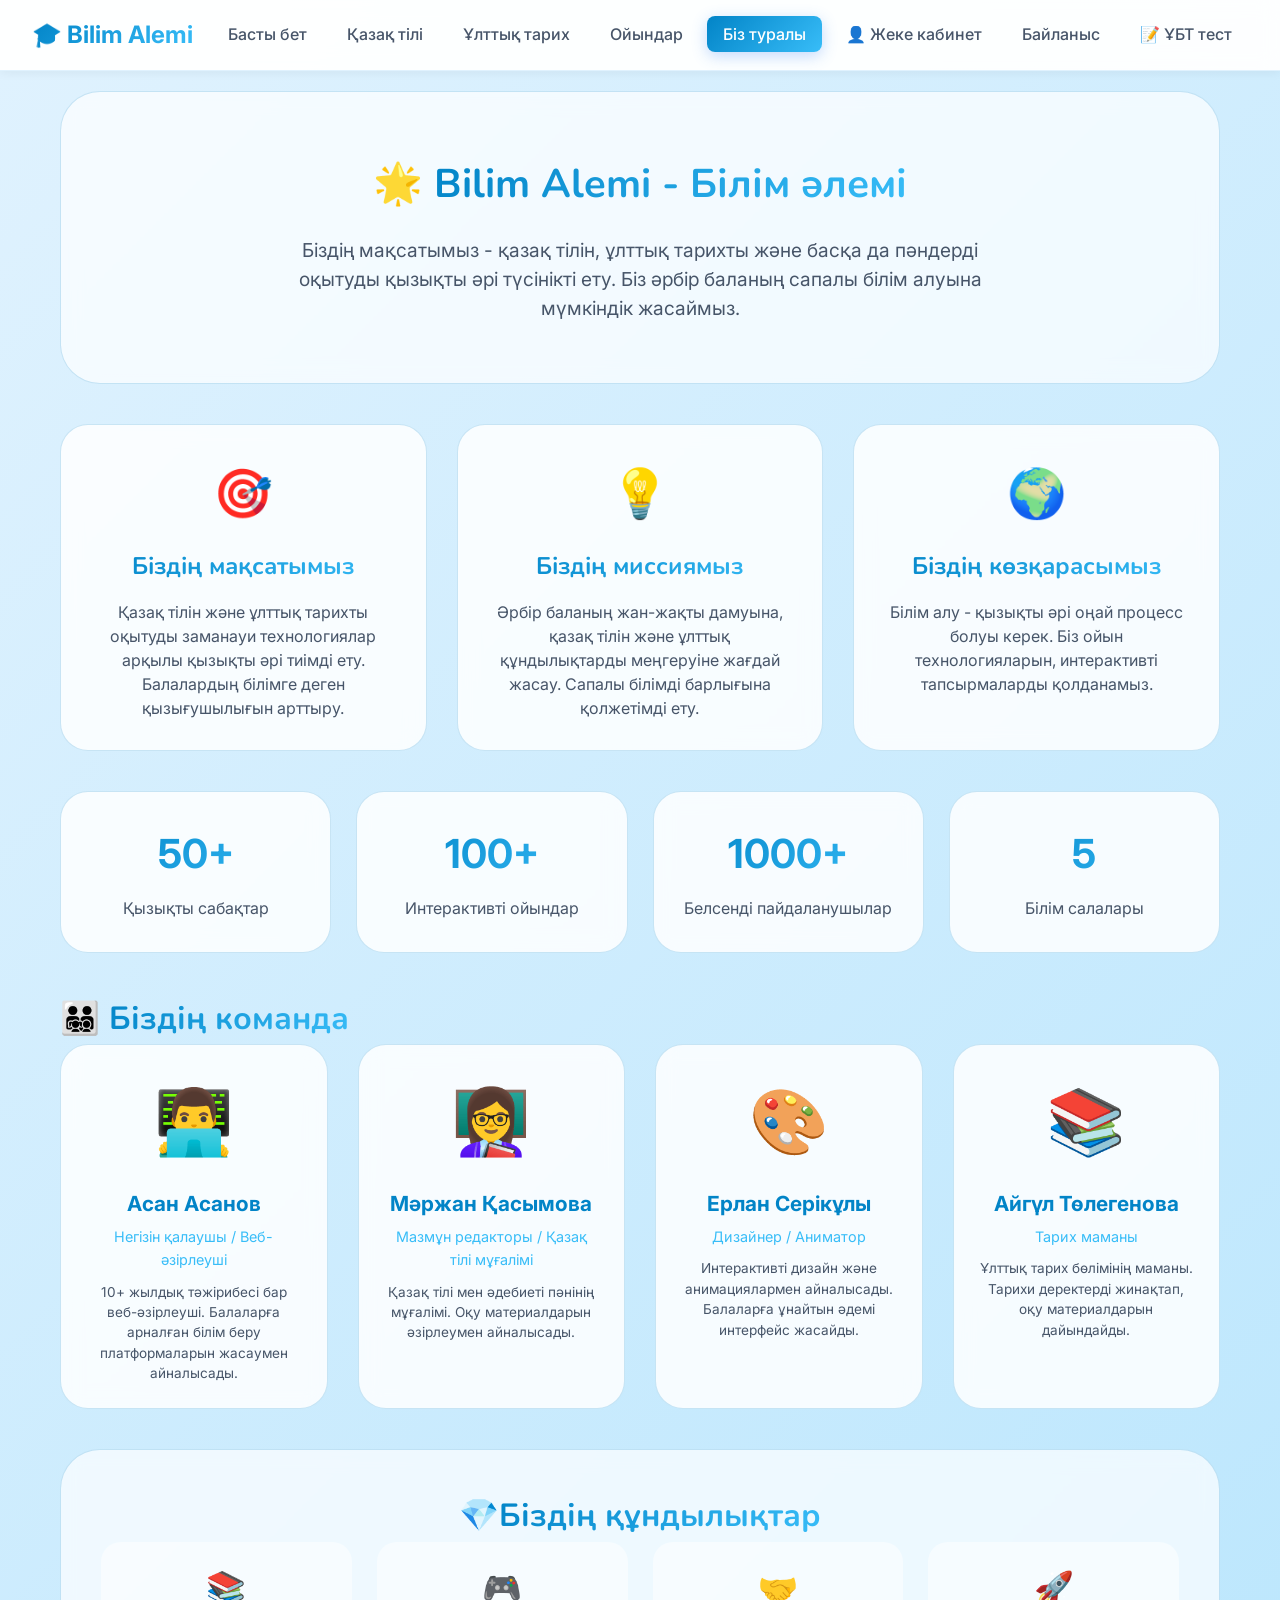
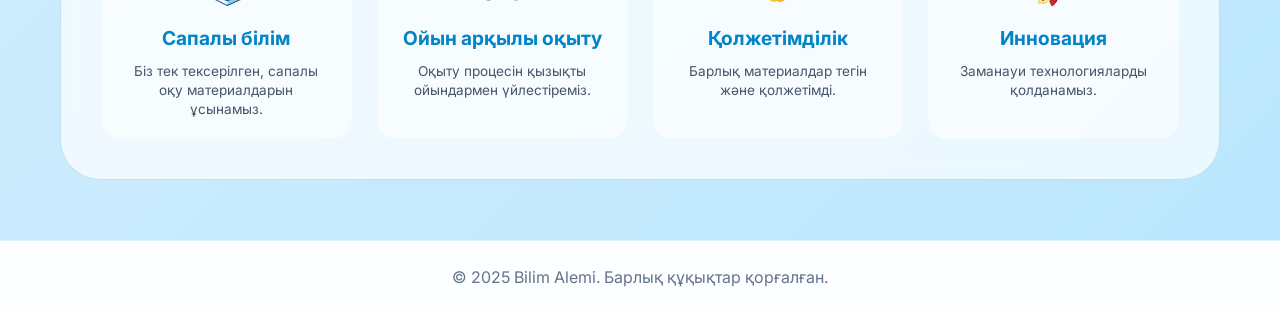
<file: about.html>
<!DOCTYPE html>
<html lang="kk">
<head>
    <meta charset="UTF-8">
    <meta name="viewport" content="width=device-width, initial-scale=1.0, user-scalable=yes, maximum-scale=1.0">
    <title>Біз туралы | Bilim Alemi</title>
    <link rel="stylesheet" href="style.css">
    <style>
        /* ========== ЖАЛПЫ СТИЛЬ (АШЫҚ КӨК) ========== */
        * {
            margin: 0;
            padding: 0;
            box-sizing: border-box;
        }

        body {
            background: linear-gradient(135deg, #e0f2fe 0%, #bae6fd 100%);
            font-family: 'Inter', sans-serif;
            color: #0f172a;
            min-height: 100vh;
            display: flex;
            flex-direction: column;
        }

        /* ========== ХЕДЕР ========== */
        header {
            background: rgba(255, 255, 255, 0.95);
            backdrop-filter: blur(10px);
            padding: 0.8rem 1rem;
            display: flex;
            justify-content: space-between;
            align-items: center;
            flex-wrap: wrap;
            position: sticky;
            top: 0;
            z-index: 100;
            box-shadow: 0 2px 10px rgba(0, 0, 0, 0.05);
            border-bottom: 1px solid #e0f2fe;
        }

        @media (min-width: 768px) {
            header {
                padding: 1rem 2rem;
            }
        }

        .logo a {
            color: #0284c7;
            text-decoration: none;
            font-size: 1.2rem;
            font-weight: bold;
            background: linear-gradient(135deg, #0284c7, #38bdf8);
            -webkit-background-clip: text;
            background-clip: text;
            color: transparent;
        }

        @media (min-width: 768px) {
            .logo a {
                font-size: 1.5rem;
            }
        }

        nav ul {
            list-style: none;
            display: flex;
            gap: 0.5rem;
            flex-wrap: wrap;
            justify-content: center;
        }

        nav ul li a {
            color: #475569;
            text-decoration: none;
            padding: 0.4rem 0.8rem;
            border-radius: 20px;
            transition: all 0.3s;
            font-weight: 500;
            font-size: 0.75rem;
            background: rgba(255,255,255,0.6);
        }

        @media (min-width: 768px) {
            nav ul li a {
                padding: 0.5rem 1rem;
                font-size: 1rem;
                border-radius: 8px;
                background: transparent;
            }
        }

        nav ul li a:hover {
            background: linear-gradient(135deg, #0284c7, #38bdf8);
            color: white;
        }

        nav ul li a.active {
            background: linear-gradient(135deg, #0284c7, #38bdf8);
            color: white;
        }

        /* ========== НЕГІЗГІ КОНТЕНТ ========== */
        main {
            flex: 1;
            max-width: 1200px;
            margin: 0 auto;
            padding: 20px 15px;
            width: 100%;
        }

        @media (min-width: 768px) {
            main {
                padding: 20px;
            }
        }

        .about-container {
            max-width: 1200px;
            margin: 0 auto;
        }

        /* Hero секция */
        .about-hero {
            text-align: center;
            padding: 30px 20px;
            background: rgba(255, 255, 255, 0.7);
            backdrop-filter: blur(10px);
            border-radius: 28px;
            margin-bottom: 25px;
            border: 1px solid rgba(2, 132, 199, 0.2);
        }

        @media (min-width: 768px) {
            .about-hero {
                padding: 60px 40px;
                border-radius: 40px;
                margin-bottom: 40px;
            }
        }

        .about-hero h1 {
            font-size: 1.6rem;
            margin-bottom: 15px;
        }

        /* ТЕК СӨЗДЕР ҒАНА КӨК ТҮСТІ БОЛУЫ КЕРЕК, ЭМОДЗИ ӨЗГЕРМЕУІ КЕРЕК */
        .hero-title-text {
            background: linear-gradient(135deg, #0284c7, #38bdf8);
            -webkit-background-clip: text;
            background-clip: text;
            color: transparent;
        }

        @media (min-width: 768px) {
            .about-hero h1 {
                font-size: 2.5rem;
                margin-bottom: 20px;
            }
        }

        .about-hero p {
            color: #475569;
            font-size: 0.9rem;
            max-width: 700px;
            margin: 0 auto;
            line-height: 1.5;
        }

        @media (min-width: 768px) {
            .about-hero p {
                font-size: 1.2rem;
            }
        }

        /* Миссия және мақсат */
        .mission-section {
            display: grid;
            grid-template-columns: 1fr;
            gap: 20px;
            margin-bottom: 25px;
        }

        @media (min-width: 768px) {
            .mission-section {
                grid-template-columns: repeat(auto-fit, minmax(300px, 1fr));
                gap: 30px;
                margin-bottom: 40px;
            }
        }

        .mission-card {
            background: rgba(255, 255, 255, 0.85);
            backdrop-filter: blur(10px);
            border-radius: 24px;
            padding: 20px;
            text-align: center;
            transition: all 0.3s;
            border: 1px solid rgba(2, 132, 199, 0.2);
        }

        @media (min-width: 768px) {
            .mission-card {
                padding: 30px;
                border-radius: 28px;
            }
        }

        .mission-card:hover {
            transform: translateY(-5px);
            border-color: #0284c7;
            background: white;
            box-shadow: 0 10px 25px -5px rgba(2, 132, 199, 0.1);
        }

        .mission-icon {
            font-size: 2.5rem;
            margin-bottom: 12px;
        }

        @media (min-width: 768px) {
            .mission-icon {
                font-size: 3rem;
                margin-bottom: 15px;
            }
        }

        .mission-card h3 {
            background: linear-gradient(135deg, #0284c7, #38bdf8);
            -webkit-background-clip: text;
            background-clip: text;
            color: transparent;
            font-size: 1.2rem;
            margin-bottom: 10px;
        }

        @media (min-width: 768px) {
            .mission-card h3 {
                font-size: 1.5rem;
                margin-bottom: 15px;
            }
        }

        .mission-card p {
            color: #475569;
            line-height: 1.5;
            font-size: 0.85rem;
        }

        @media (min-width: 768px) {
            .mission-card p {
                font-size: 1rem;
            }
        }

        /* Статистика */
        .stats-section {
            display: grid;
            grid-template-columns: repeat(2, 1fr);
            gap: 15px;
            margin-bottom: 25px;
        }

        @media (min-width: 768px) {
            .stats-section {
                grid-template-columns: repeat(auto-fit, minmax(200px, 1fr));
                gap: 25px;
                margin-bottom: 40px;
            }
        }

        .stat-card {
            background: rgba(255, 255, 255, 0.85);
            backdrop-filter: blur(10px);
            border-radius: 20px;
            padding: 20px 15px;
            text-align: center;
            transition: all 0.3s;
            border: 1px solid rgba(2, 132, 199, 0.2);
        }

        @media (min-width: 768px) {
            .stat-card {
                padding: 30px;
                border-radius: 28px;
            }
        }

        .stat-card:hover {
            transform: translateY(-3px);
            background: white;
            border-color: #0284c7;
        }

        .stat-number {
            font-size: 1.8rem;
            font-weight: bold;
            background: linear-gradient(135deg, #0284c7, #38bdf8);
            -webkit-background-clip: text;
            background-clip: text;
            color: transparent;
            margin-bottom: 8px;
        }

        @media (min-width: 768px) {
            .stat-number {
                font-size: 2.5rem;
                margin-bottom: 10px;
            }
        }

        .stat-label {
            color: #475569;
            font-size: 0.75rem;
        }

        @media (min-width: 768px) {
            .stat-label {
                font-size: 1rem;
            }
        }

        /* Команда */
        .team-section {
            margin-bottom: 25px;
        }

        @media (min-width: 768px) {
            .team-section {
                margin-bottom: 40px;
            }
        }

        .team-section h2 {
            text-align: center;
            font-size: 1.5rem;
            background: linear-gradient(135deg, #0284c7, #38bdf8);
            -webkit-background-clip: text;
            background-clip: text;
            color: transparent;
            margin-bottom: 20px;
        }

        @media (min-width: 768px) {
            .team-section h2 {
                font-size: 2rem;
                margin-bottom: 30px;
            }
        }

        .team-grid {
            display: grid;
            grid-template-columns: 1fr;
            gap: 20px;
        }

        @media (min-width: 768px) {
            .team-grid {
                grid-template-columns: repeat(auto-fit, minmax(250px, 1fr));
                gap: 30px;
            }
        }

        .team-card {
            background: rgba(255, 255, 255, 0.85);
            backdrop-filter: blur(10px);
            border-radius: 24px;
            padding: 20px;
            text-align: center;
            transition: all 0.3s;
            border: 1px solid rgba(2, 132, 199, 0.2);
        }

        @media (min-width: 768px) {
            .team-card {
                padding: 25px;
                border-radius: 28px;
            }
        }

        .team-card:hover {
            transform: translateY(-5px);
            border-color: #0284c7;
            background: white;
        }

        .team-avatar {
            font-size: 3rem;
            margin-bottom: 12px;
        }

        @media (min-width: 768px) {
            .team-avatar {
                font-size: 4rem;
                margin-bottom: 15px;
            }
        }

        .team-name {
            font-size: 1.1rem;
            font-weight: bold;
            color: #0284c7;
            margin-bottom: 5px;
        }

        @media (min-width: 768px) {
            .team-name {
                font-size: 1.3rem;
            }
        }

        .team-role {
            color: #38bdf8;
            font-size: 0.8rem;
            margin-bottom: 8px;
        }

        @media (min-width: 768px) {
            .team-role {
                font-size: 0.9rem;
                margin-bottom: 10px;
            }
        }

        .team-desc {
            color: #475569;
            font-size: 0.75rem;
            line-height: 1.4;
        }

        @media (min-width: 768px) {
            .team-desc {
                font-size: 0.85rem;
                line-height: 1.5;
            }
        }

        /* Біздің құндылықтар */
        .values-section {
            background: rgba(255, 255, 255, 0.7);
            backdrop-filter: blur(10px);
            border-radius: 28px;
            padding: 25px 20px;
            margin-bottom: 25px;
            text-align: center;
            border: 1px solid rgba(2, 132, 199, 0.2);
        }

        @media (min-width: 768px) {
            .values-section {
                padding: 40px;
                border-radius: 40px;
                margin-bottom: 40px;
            }
        }

        .values-section h2 {
            font-size: 1.5rem;
            background: linear-gradient(135deg, #0284c7, #38bdf8);
            -webkit-background-clip: text;
            background-clip: text;
            color: transparent;
            margin-bottom: 20px;
        }

        @media (min-width: 768px) {
            .values-section h2 {
                font-size: 2rem;
                margin-bottom: 30px;
            }
        }

        .values-grid {
            display: grid;
            grid-template-columns: repeat(2, 1fr);
            gap: 15px;
        }

        @media (min-width: 768px) {
            .values-grid {
                grid-template-columns: repeat(auto-fit, minmax(200px, 1fr));
                gap: 25px;
            }
        }

        .value-item {
            background: rgba(255, 255, 255, 0.5);
            border-radius: 18px;
            padding: 15px;
            transition: all 0.3s;
        }

        @media (min-width: 768px) {
            .value-item {
                padding: 20px;
                border-radius: 20px;
            }
        }

        .value-item:hover {
            background: white;
            transform: translateY(-3px);
        }

        .value-icon {
            font-size: 1.8rem;
            margin-bottom: 8px;
        }

        @media (min-width: 768px) {
            .value-icon {
                font-size: 2rem;
                margin-bottom: 10px;
            }
        }

        .value-title {
            font-size: 1rem;
            font-weight: bold;
            color: #0284c7;
            margin-bottom: 5px;
        }

        @media (min-width: 768px) {
            .value-title {
                font-size: 1.2rem;
                margin-bottom: 8px;
            }
        }

        .value-desc {
            color: #475569;
            font-size: 0.7rem;
            line-height: 1.3;
        }

        @media (min-width: 768px) {
            .value-desc {
                font-size: 0.85rem;
                line-height: 1.4;
            }
        }

        footer {
            background: rgba(255, 255, 255, 0.95);
            backdrop-filter: blur(10px);
            color: #64748b;
            text-align: center;
            padding: 1rem;
            margin-top: auto;
            border-top: 1px solid #e0f2fe;
            font-size: 0.7rem;
        }

        @media (min-width: 768px) {
            footer {
                padding: 1.5rem;
                font-size: 1rem;
            }
        }
    </style>
</head>
<body>

<header>
    <div class="logo"><a href="index.html">🎓 Bilim Alemi</a></div>
    <nav>
        <ul>
            <li><a href="index.html">Басты бет</a></li>
            <li><a href="kazak_tili.html">Қазақ тілі</a></li>
            <li><a href="tarih.html">Ұлттық тарих</a></li>
            <li><a href="game.html">Ойындар</a></li>
            <li><a href="about.html" class="active">Біз туралы</a></li>
            <li><a href="profile.html">👤 Жеке кабинет</a></li>
            <li><a href="contact.html">Байланыс</a></li>
            <li><a href="test.html">📝 ҰБТ тест</a></li>
        </ul>
    </nav>
</header>

<main>
    <div class="about-container">
        <!-- Hero секция - ЖҰЛДЫЗ ЭМОДЗИ САРЫ КҮЙІНДЕ ҚАЛАДЫ -->
        <div class="about-hero">
            <h1>🌟 <span class="hero-title-text">Bilim Alemi - Білім әлемі</span></h1>
            <p>Біздің мақсатымыз - қазақ тілін, ұлттық тарихты және басқа да пәндерді оқытуды қызықты әрі түсінікті ету. Біз әрбір баланың сапалы білім алуына мүмкіндік жасаймыз.</p>
        </div>

        <!-- Миссия және мақсат -->
        <div class="mission-section">
            <div class="mission-card">
                <div class="mission-icon">🎯</div>
                <h3>Біздің мақсатымыз</h3>
                <p>Қазақ тілін және ұлттық тарихты оқытуды заманауи технологиялар арқылы қызықты әрі тиімді ету. Балалардың білімге деген қызығушылығын арттыру.</p>
            </div>
            <div class="mission-card">
                <div class="mission-icon">💡</div>
                <h3>Біздің миссиямыз</h3>
                <p>Әрбір баланың жан-жақты дамуына, қазақ тілін және ұлттық құндылықтарды меңгеруіне жағдай жасау. Сапалы білімді барлығына қолжетімді ету.</p>
            </div>
            <div class="mission-card">
                <div class="mission-icon">🌍</div>
                <h3>Біздің көзқарасымыз</h3>
                <p>Білім алу - қызықты әрі оңай процесс болуы керек. Біз ойын технологияларын, интерактивті тапсырмаларды қолданамыз.</p>
            </div>
        </div>

        <!-- Статистика -->
        <div class="stats-section">
            <div class="stat-card">
                <div class="stat-number">50+</div>
                <div class="stat-label">Қызықты сабақтар</div>
            </div>
            <div class="stat-card">
                <div class="stat-number">100+</div>
                <div class="stat-label">Интерактивті ойындар</div>
            </div>
            <div class="stat-card">
                <div class="stat-number">1000+</div>
                <div class="stat-label">Белсенді пайдаланушылар</div>
            </div>
            <div class="stat-card">
                <div class="stat-number">5</div>
                <div class="stat-label">Білім салалары</div>
            </div>
        </div>

        <!-- Біздің команда -->
        <div class="team-section">
        <h1>👨‍👨‍👧‍👦 <span class="hero-title-text">Біздің команда</span></h1>
            <div class="team-grid">
                <div class="team-card">
                    <div class="team-avatar">👨‍💻</div>
                    <div class="team-name">Асан Асанов</div>
                    <div class="team-role">Негізін қалаушы / Веб-әзірлеуші</div>
                    <div class="team-desc">10+ жылдық тәжірибесі бар веб-әзірлеуші. Балаларға арналған білім беру платформаларын жасаумен айналысады.</div>
                </div>
                <div class="team-card">
                    <div class="team-avatar">👩‍🏫</div>
                    <div class="team-name">Мәржан Қасымова</div>
                    <div class="team-role">Мазмұн редакторы / Қазақ тілі мұғалімі</div>
                    <div class="team-desc">Қазақ тілі мен әдебиеті пәнінің мұғалімі. Оқу материалдарын әзірлеумен айналысады.</div>
                </div>
                <div class="team-card">
                    <div class="team-avatar">🎨</div>
                    <div class="team-name">Ерлан Серікұлы</div>
                    <div class="team-role">Дизайнер / Аниматор</div>
                    <div class="team-desc">Интерактивті дизайн және анимациялармен айналысады. Балаларға ұнайтын әдемі интерфейс жасайды.</div>
                </div>
                <div class="team-card">
                    <div class="team-avatar">📚</div>
                    <div class="team-name">Айгүл Төлегенова</div>
                    <div class="team-role">Тарих маманы</div>
                    <div class="team-desc">Ұлттық тарих бөлімінің маманы. Тарихи деректерді жинақтап, оқу материалдарын дайындайды.</div>
                </div>
            </div>
        </div>

        <!-- Біздің құндылықтар -->
        <div class="values-section">
            <h1>💎<span class="hero-title-text">Біздің құндылықтар</span></h1>
            <div class="values-grid">
                <div class="value-item">
                    <div class="value-icon">📚</div>
                    <div class="value-title">Сапалы білім</div>
                    <div class="value-desc">Біз тек тексерілген, сапалы оқу материалдарын ұсынамыз.</div>
                </div>
                <div class="value-item">
                    <div class="value-icon">🎮</div>
                    <div class="value-title">Ойын арқылы оқыту</div>
                    <div class="value-desc">Оқыту процесін қызықты ойындармен үйлестіреміз.</div>
                </div>
                <div class="value-item">
                    <div class="value-icon">🤝</div>
                    <div class="value-title">Қолжетімділік</div>
                    <div class="value-desc">Барлық материалдар тегін және қолжетімді.</div>
                </div>
                <div class="value-item">
                    <div class="value-icon">🚀</div>
                    <div class="value-title">Инновация</div>
                    <div class="value-desc">Заманауи технологияларды қолданамыз.</div>
                </div>
            </div>
        </div>
    </div>
</main>

<footer>
    <p>&copy; 2025 Bilim Alemi. Барлық құқықтар қорғалған.</p>
</footer>

</body>
</html>
</file>
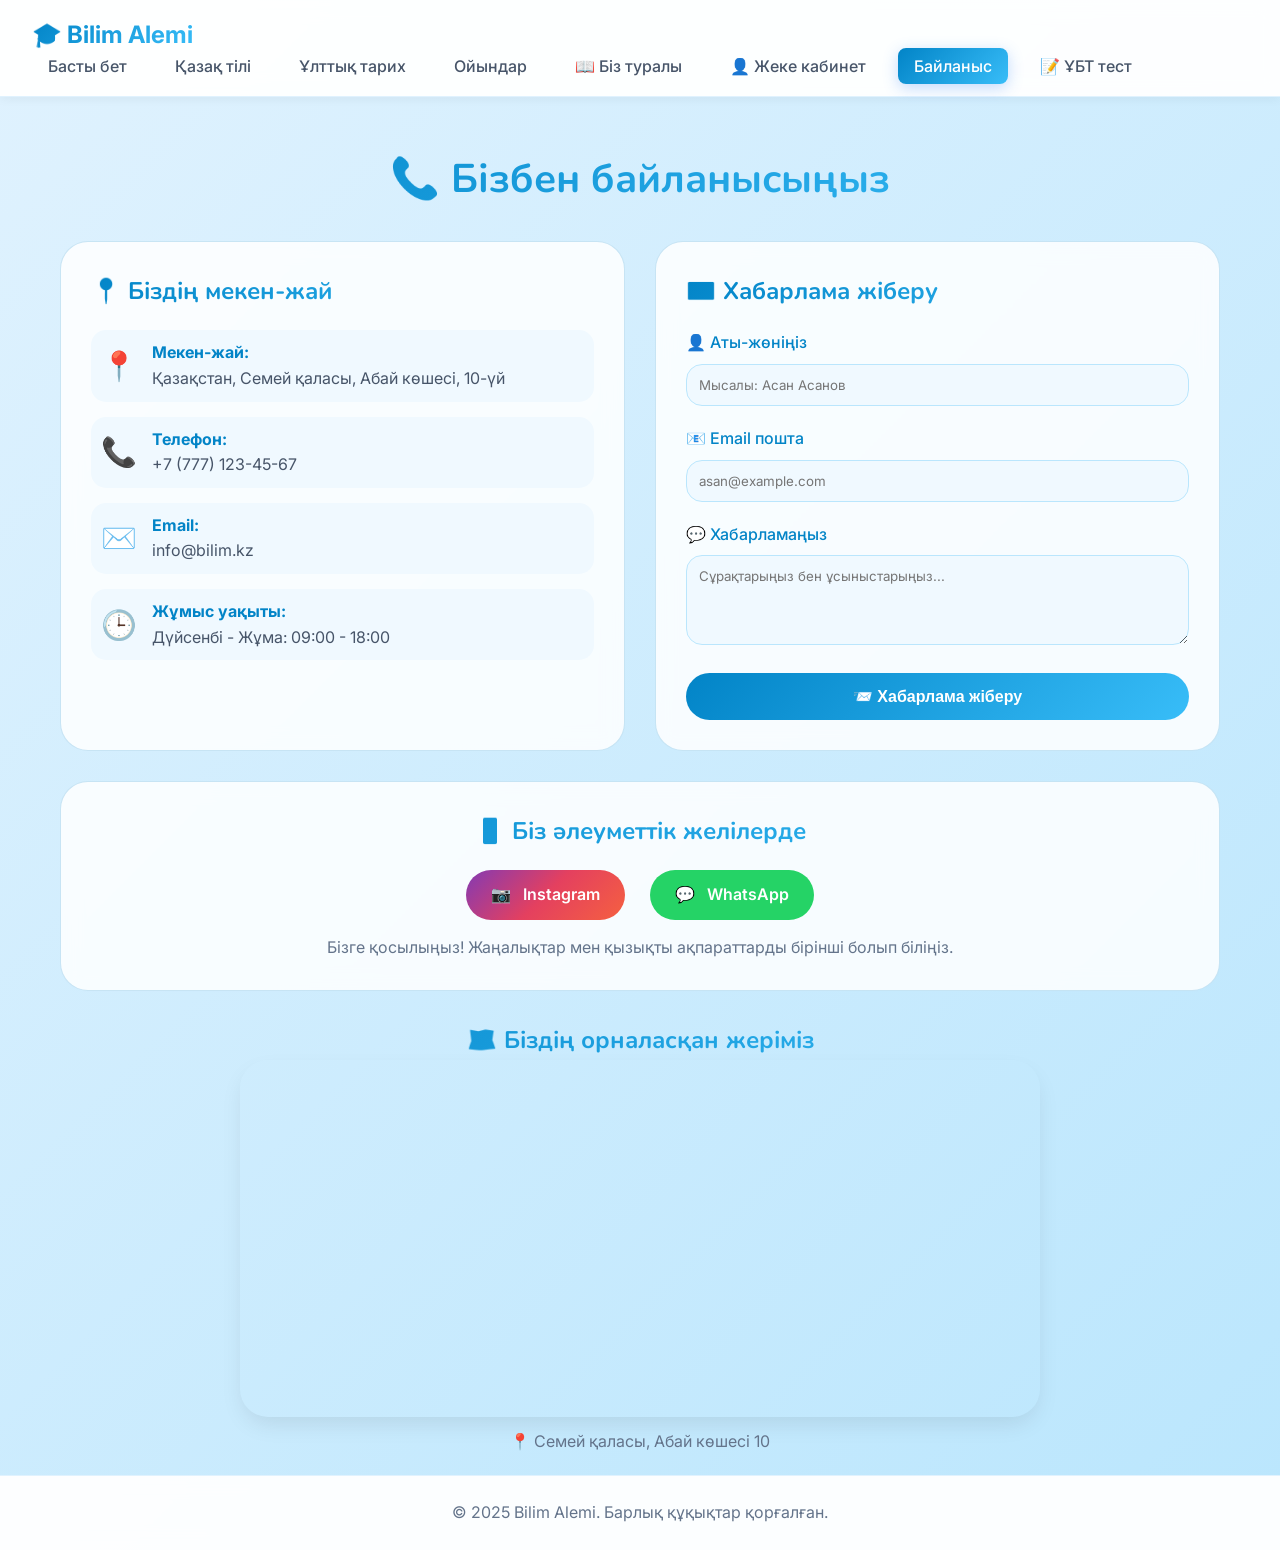
<file: contact.html>
<!DOCTYPE html>
<html lang="kk">
<head>
    <meta charset="UTF-8">
    <meta name="viewport" content="width=device-width, initial-scale=1.0">
    <title>Байланыс | Bilim Alemi</title>
    <link rel="stylesheet" href="style.css">
    <style>
        body {
            background: linear-gradient(135deg, #e0f2fe 0%, #bae6fd 100%);
            font-family: 'Inter', sans-serif;
            color: #0f172a;
            min-height: 100vh;
            display: flex;
            flex-direction: column;
        }

        header {
            background: rgba(255, 255, 255, 0.95);
            backdrop-filter: blur(10px);
            padding: 1rem 2rem;
            display: flex;
            justify-content: space-between;
            align-items: center;
            flex-wrap: wrap;
            position: sticky;
            top: 0;
            z-index: 100;
            box-shadow: 0 2px 10px rgba(0, 0, 0, 0.05);
            border-bottom: 1px solid #e0f2fe;
        }

        .logo a {
            color: #0284c7;
            text-decoration: none;
            font-size: 1.5rem;
            font-weight: bold;
            background: linear-gradient(135deg, #0284c7, #38bdf8);
            -webkit-background-clip: text;
            background-clip: text;
            color: transparent;
        }

        nav ul {
            list-style: none;
            display: flex;
            gap: 1rem;
            flex-wrap: wrap;
        }

        nav ul li a {
            color: #475569;
            text-decoration: none;
            padding: 0.5rem 1rem;
            border-radius: 8px;
            transition: all 0.3s;
            font-weight: 500;
        }

        nav ul li a:hover {
            background: linear-gradient(135deg, #0284c7, #38bdf8);
            color: white;
        }

        nav ul li a.active {
            background: linear-gradient(135deg, #0284c7, #38bdf8);
            color: white;
        }

        main {
            flex: 1;
            max-width: 1200px;
            margin: 0 auto;
            padding: 20px;
            width: 100%;
        }

        .page-header {
            text-align: center;
            font-size: 2.5rem;
            background: linear-gradient(135deg, #0284c7, #38bdf8);
            -webkit-background-clip: text;
            background-clip: text;
            color: transparent;
            margin: 30px auto;
            display: block;
        }

        .contact-wrapper { 
            display: grid; 
            grid-template-columns: repeat(auto-fit, minmax(350px, 1fr)); 
            gap: 30px; 
            margin-bottom: 30px; 
        }

        .contact-card { 
            background: rgba(255, 255, 255, 0.85); 
            backdrop-filter: blur(10px); 
            border-radius: 28px; 
            padding: 30px; 
            transition: all 0.3s; 
            border: 1px solid rgba(2, 132, 199, 0.2); 
        }

        .contact-card:hover { 
            transform: translateY(-5px); 
            border-color: #0284c7; 
            background: white; 
            box-shadow: 0 10px 25px -5px rgba(2, 132, 199, 0.1); 
        }

        .contact-card h2 { 
            background: linear-gradient(135deg, #0284c7, #38bdf8); 
            -webkit-background-clip: text; 
            background-clip: text; 
            color: transparent; 
            margin-bottom: 20px; 
        }

        .contact-info-item { 
            display: flex; 
            align-items: center; 
            gap: 15px; 
            margin: 15px 0; 
            padding: 10px; 
            background: #f0f9ff; 
            border-radius: 15px; 
            transition: all 0.3s; 
        }

        .contact-info-item:hover { 
            background: #e0f2fe; 
            transform: translateX(5px); 
        }

        .contact-info-item .icon { font-size: 1.8rem; }
        .contact-info-item .text { color: #475569; }
        .contact-info-item .text strong { color: #0284c7; }

        .form-group { margin-bottom: 20px; }
        .form-group label { display: block; margin-bottom: 8px; color: #0284c7; font-weight: 500; }
        .form-group input, .form-group textarea { 
            width: 100%; padding: 12px; background: #f0f9ff; border: 1px solid #bae6fd; 
            border-radius: 16px; color: #1e293b; font-family: inherit; transition: all 0.3s;
        }
        .form-group input:focus, .form-group textarea:focus {
            outline: none; border-color: #0284c7; box-shadow: 0 0 0 2px rgba(2,132,199,0.2);
        }
        .submit-btn { 
            background: linear-gradient(135deg, #0284c7, #38bdf8); color: white; border: none; 
            padding: 14px; border-radius: 50px; width: 100%; cursor: pointer; font-weight: 600;
            transition: all 0.3s;
        }
        .submit-btn:hover { transform: scale(1.02); box-shadow: 0 4px 15px rgba(2,132,199,0.4); }

        .map-wrapper { border-radius: 28px; overflow: hidden; max-width: 800px; margin: 0 auto; box-shadow: 0 10px 25px -5px rgba(0,0,0,0.1); }
        .map-wrapper iframe { width: 100%; height: 350px; border: none; }

        .social-links { display: flex; justify-content: center; gap: 25px; margin-top: 20px; flex-wrap: wrap; }
        .social-btn { display: inline-flex; align-items: center; gap: 12px; padding: 12px 25px; border-radius: 50px; text-decoration: none; font-weight: 600; transition: all 0.3s; }
        .social-btn.instagram { background: linear-gradient(135deg, #833AB4, #E4405F, #F56040); color: white; }
        .social-btn.whatsapp { background: #25D366; color: white; }
        .social-btn:hover { transform: translateY(-3px) scale(1.05); }

        .success-message { background: #10b981; color: white; padding: 12px; border-radius: 12px; text-align: center; margin-top: 15px; display: none; }

        .admin-link {
            display: inline-block;
            margin-top: 15px;
            color: #0284c7;
            text-decoration: none;
            font-size: 0.9rem;
        }
        .admin-link:hover { text-decoration: underline; }

        footer {
            background: rgba(255, 255, 255, 0.95);
            backdrop-filter: blur(10px);
            color: #64748b;
            text-align: center;
            padding: 1.5rem;
            margin-top: auto;
            border-top: 1px solid #e0f2fe;
        }

        @media (max-width: 768px) { 
            .social-links { flex-direction: column; align-items: center; } 
            .social-btn { width: 80%; justify-content: center; }
            header { flex-direction: column; gap: 15px; text-align: center; }
            nav ul { justify-content: center; }
            .page-header { font-size: 1.8rem; }
        }
    </style>
</head>
<body>

<header>
    <div class="logo"><a href="index.html">🎓 Bilim Alemi</a></div>
    <nav>
        <ul>
            <li><a href="index.html">Басты бет</a></li>
            <li><a href="kazak_tili.html">Қазақ тілі</a></li>
            <li><a href="tarix.html">Ұлттық тарих</a></li>
            <li><a href="game.html">Ойындар</a></li>
            <li><a href="about.html">📖 Біз туралы</a></li>
            <li><a href="profile.html">👤 Жеке кабинет</a></li>
            <li><a href="contact.html" class="active">Байланыс</a></li>
            <li><a href="test.html">📝 ҰБТ тест</a></li>
        </ul>
    </nav>
</header>

<main>
    <h1 class="page-header">📞 Бізбен байланысыңыз</h1>
    
    <div class="contact-wrapper">
        <div class="contact-card">
            <h2>📍 Біздің мекен-жай</h2>
            <div class="contact-info-item"><div class="icon">📍</div><div class="text"><strong>Мекен-жай:</strong><br>Қазақстан, Семей қаласы, Абай көшесі, 10-үй</div></div>
            <div class="contact-info-item"><div class="icon">📞</div><div class="text"><strong>Телефон:</strong><br>+7 (777) 123-45-67</div></div>
            <div class="contact-info-item"><div class="icon">✉️</div><div class="text"><strong>Email:</strong><br>info@bilim.kz</div></div>
            <div class="contact-info-item"><div class="icon">🕒</div><div class="text"><strong>Жұмыс уақыты:</strong><br>Дүйсенбі - Жұма: 09:00 - 18:00</div></div>
        </div>

        <div class="contact-card">
            <h2>✉️ Хабарлама жіберу</h2>
            <form id="contactForm">
                <div class="form-group"><label>👤 Аты-жөніңіз</label><input type="text" id="userName" placeholder="Мысалы: Асан Асанов" required></div>
                <div class="form-group"><label>📧 Email пошта</label><input type="email" id="userEmail" placeholder="asan@example.com" required></div>
                <div class="form-group"><label>💬 Хабарламаңыз</label><textarea id="userMessage" rows="4" placeholder="Сұрақтарыңыз бен ұсыныстарыңыз..." required></textarea></div>
                <button type="submit" class="submit-btn">📨 Хабарлама жіберу</button>
                <div id="successMessage" class="success-message">✅ Хабарламаңыз сәтті жіберілді!</div>
            </form>
        </div>
    </div>

    <div class="contact-card" style="text-align: center; margin-bottom: 30px;">
        <h2 style="justify-content: center;">📱 Біз әлеуметтік желілерде</h2>
        <div class="social-links">
            <a href="#" class="social-btn instagram" id="instagramLink" target="_blank"><span class="social-icon">📷</span><span>Instagram</span></a>
            <a href="#" class="social-btn whatsapp" id="whatsappLink" target="_blank"><span class="social-icon">💬</span><span>WhatsApp</span></a>
        </div>
        <p style="color: #64748b; margin-top: 15px;">Бізге қосылыңыз! Жаңалықтар мен қызықты ақпараттарды бірінші болып біліңіз.</p>
    </div>

    <div class="map-container">
        <h2 style="text-align: center; background: linear-gradient(135deg, #0284c7, #38bdf8); -webkit-background-clip: text; background-clip: text; color: transparent;">🗺️ Біздің орналасқан жеріміз</h2>
        <div class="map-wrapper">
            <iframe src="https://www.google.com/maps/embed?pb=!1m18!1m12!1m3!1d36616.44973253288!2d80.210355!3d50.411456!2m3!1f0!2f0!3f0!3m2!1i1024!2i768!4f13.1!3m3!1m2!1s0x42914a94721b6a23%3A0x5bb3f0f6cf5cc35b!2z0KHQsNC50L3QtdC90YHQutCw0Y8g0JrQvtC80L_QtdGC0YDQvtC1!5e0!3m2!1sru!2skz!4v1695737999999!5m2!1sru!2skz" allowfullscreen="" loading="lazy"></iframe>
        </div>
        <p style="text-align: center; color: #64748b; margin-top: 12px;">📍 Семей қаласы, Абай көшесі 10</p>
    </div>
</main>

<footer>
    <p>&copy; 2025 Bilim Alemi. Барлық құқықтар қорғалған.</p>
</footer>

<script>
    // Хабарламаларды сақтау функциясы
    function saveMessage(name, email, message) {
        let messages = JSON.parse(localStorage.getItem('contactMessages') || '[]');
        const newMessage = {
            id: Date.now(),
            name: name,
            email: email,
            message: message,
            date: new Date().toLocaleString(),
            read: false
        };
        messages.push(newMessage);
        localStorage.setItem('contactMessages', JSON.stringify(messages));
    }

    document.getElementById('contactForm').addEventListener('submit', function(e) { 
        e.preventDefault(); 
        
        const name = document.getElementById('userName').value;
        const email = document.getElementById('userEmail').value;
        const message = document.getElementById('userMessage').value;
        
        // Хабарламаны сақтау
        saveMessage(name, email, message);
        
        document.getElementById('successMessage').style.display = 'block'; 
        document.getElementById('userName').value = ''; 
        document.getElementById('userEmail').value = ''; 
        document.getElementById('userMessage').value = ''; 
        
        setTimeout(() => { 
            document.getElementById('successMessage').style.display = 'none'; 
        }, 3000); 
    });
    
    document.getElementById('instagramLink').href = 'https://www.instagram.com/';
    document.getElementById('whatsappLink').href = 'https://wa.me/77001275939';
</script>

</body>
</html>
</file>
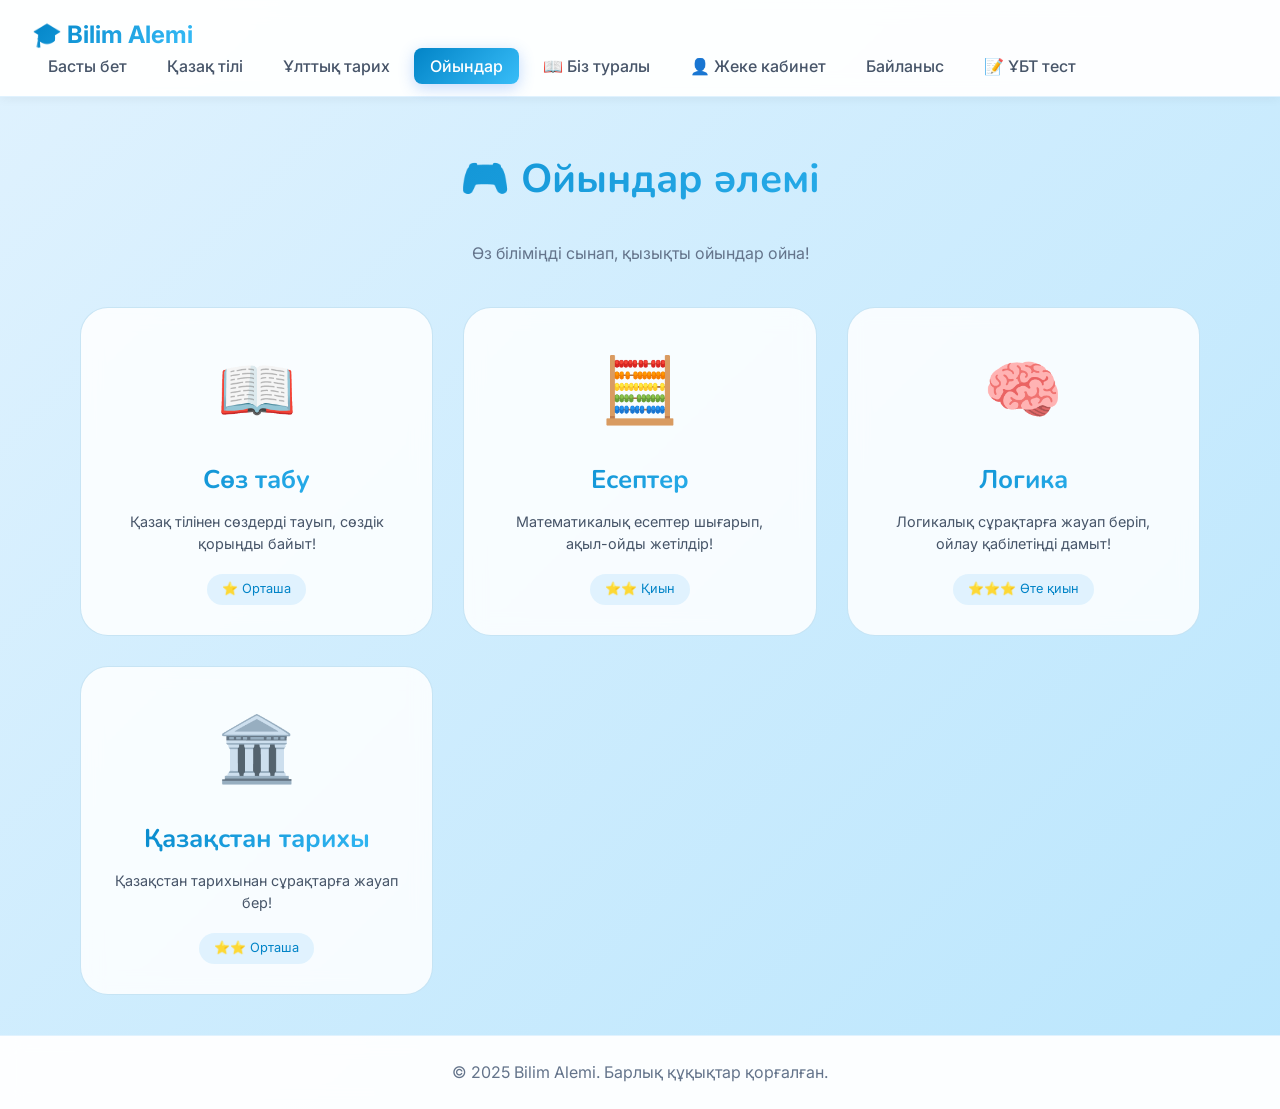
<file: game.html>
<!DOCTYPE html>
<html lang="kk">
<head>
    <meta charset="UTF-8">
    <meta name="viewport" content="width=device-width, initial-scale=1.0, user-scalable=yes, maximum-scale=1.0">
    <title>Ойындар | Bilim Alemi</title>
    <link rel="stylesheet" href="style.css">
    <style>
        /* ========== ЖАЛПЫ СТИЛЬ (АШЫҚ КӨК) ========== */
        * {
            margin: 0;
            padding: 0;
            box-sizing: border-box;
        }

        body {
            background: linear-gradient(135deg, #e0f2fe 0%, #bae6fd 100%);
            font-family: 'Inter', sans-serif;
            color: #0f172a;
            min-height: 100vh;
            display: flex;
            flex-direction: column;
        }

        /* ========== ХЕДЕР ========== */
        header {
            background: rgba(255, 255, 255, 0.95);
            backdrop-filter: blur(10px);
            padding: 0.8rem 1rem;
            display: flex;
            justify-content: space-between;
            align-items: center;
            flex-wrap: wrap;
            position: sticky;
            top: 0;
            z-index: 100;
            box-shadow: 0 2px 10px rgba(0, 0, 0, 0.05);
            border-bottom: 1px solid #e0f2fe;
        }

        @media (min-width: 768px) {
            header {
                padding: 1rem 2rem;
            }
        }

        .logo a {
            color: #0284c7;
            text-decoration: none;
            font-size: 1.2rem;
            font-weight: bold;
            background: linear-gradient(135deg, #0284c7, #38bdf8);
            -webkit-background-clip: text;
            background-clip: text;
            color: transparent;
        }

        @media (min-width: 768px) {
            .logo a {
                font-size: 1.5rem;
            }
        }

        nav ul {
            list-style: none;
            display: flex;
            gap: 0.5rem;
            flex-wrap: wrap;
            justify-content: center;
        }

        nav ul li a {
            color: #475569;
            text-decoration: none;
            padding: 0.4rem 0.8rem;
            border-radius: 20px;
            transition: all 0.3s;
            font-weight: 500;
            font-size: 0.75rem;
            background: rgba(255,255,255,0.6);
        }

        @media (min-width: 768px) {
            nav ul li a {
                padding: 0.5rem 1rem;
                font-size: 1rem;
                border-radius: 8px;
                background: transparent;
            }
        }

        nav ul li a:hover {
            background: linear-gradient(135deg, #0284c7, #38bdf8);
            color: white;
        }

        nav ul li a.active {
            background: linear-gradient(135deg, #0284c7, #38bdf8);
            color: white;
        }

        /* ========== НЕГІЗГІ КОНТЕНТ ========== */
        main {
            flex: 1;
            max-width: 1200px;
            margin: 0 auto;
            padding: 20px 15px;
            width: 100%;
        }

        @media (min-width: 768px) {
            main {
                padding: 20px;
            }
        }

        .page-header {
            text-align: center;
            font-size: 1.8rem;
            background: linear-gradient(135deg, #0284c7, #38bdf8);
            -webkit-background-clip: text;
            background-clip: text;
            color: transparent;
            margin: 20px auto;
            display: block;
        }

        @media (min-width: 768px) {
            .page-header {
                font-size: 2.5rem;
                margin: 30px auto;
            }
        }

        .subtitle {
            text-align: center;
            color: #64748b;
            margin-bottom: 15px;
            font-size: 0.85rem;
        }

        @media (min-width: 768px) {
            .subtitle {
                margin-bottom: 20px;
                font-size: 1rem;
            }
        }

        /* ========== ОЙЫН КАРТОЧКАЛАРЫ ========== */
        .games-grid {
            display: grid;
            grid-template-columns: 1fr;
            gap: 20px;
            padding: 10px;
            margin-top: 10px;
        }

        @media (min-width: 768px) {
            .games-grid {
                grid-template-columns: repeat(auto-fit, minmax(280px, 1fr));
                gap: 30px;
                padding: 20px;
                margin-top: 20px;
            }
        }

        .game-card {
            background: rgba(255, 255, 255, 0.85);
            backdrop-filter: blur(10px);
            border-radius: 24px;
            padding: 20px;
            text-align: center;
            transition: all 0.4s cubic-bezier(0.2, 0.9, 0.4, 1.1);
            border: 1px solid rgba(2, 132, 199, 0.2);
            cursor: pointer;
            position: relative;
            overflow: hidden;
        }

        @media (min-width: 768px) {
            .game-card {
                padding: 30px;
                border-radius: 28px;
            }
        }

        .game-card::before {
            content: '';
            position: absolute;
            top: 0;
            left: -100%;
            width: 100%;
            height: 100%;
            background: linear-gradient(90deg, transparent, rgba(2, 132, 199, 0.1), transparent);
            transition: left 0.5s ease;
        }

        .game-card:hover::before {
            left: 100%;
        }

        .game-card:hover {
            transform: translateY(-8px);
            border-color: #0284c7;
            background: rgba(255, 255, 255, 0.95);
            box-shadow: 0 20px 40px rgba(0, 0, 0, 0.1);
        }

        @media (min-width: 768px) {
            .game-card:hover {
                transform: translateY(-12px) scale(1.02);
            }
        }

        .game-icon {
            font-size: 3rem;
            margin-bottom: 12px;
            display: inline-block;
            transition: transform 0.3s;
        }

        @media (min-width: 768px) {
            .game-icon {
                font-size: 4rem;
                margin-bottom: 20px;
            }
        }

        .game-card:hover .game-icon {
            transform: scale(1.1) rotate(5deg);
        }

        .game-title {
            font-size: 1.3rem;
            font-weight: bold;
            background: linear-gradient(135deg, #0284c7, #38bdf8);
            -webkit-background-clip: text;
            background-clip: text;
            color: transparent;
            margin-bottom: 8px;
        }

        @media (min-width: 768px) {
            .game-title {
                font-size: 1.6rem;
                margin-bottom: 10px;
            }
        }

        .game-description {
            color: #475569;
            font-size: 0.8rem;
            line-height: 1.4;
            margin-bottom: 12px;
        }

        @media (min-width: 768px) {
            .game-description {
                font-size: 0.9rem;
                line-height: 1.5;
                margin-bottom: 20px;
            }
        }

        .game-difficulty {
            display: inline-block;
            background: #e0f2fe;
            border-radius: 50px;
            padding: 4px 12px;
            font-size: 0.7rem;
            color: #0284c7;
        }

        @media (min-width: 768px) {
            .game-difficulty {
                padding: 5px 15px;
                font-size: 0.8rem;
            }
        }

        /* ========== МОДАЛЬДЫ ТЕРЕЗЕ ========== */
        .game-modal {
            display: none;
            position: fixed;
            top: 0;
            left: 0;
            width: 100%;
            height: 100%;
            background: rgba(0, 0, 0, 0.8);
            backdrop-filter: blur(8px);
            z-index: 2000;
            justify-content: center;
            align-items: center;
        }

        .game-modal-content {
            background: white;
            border-radius: 24px;
            max-width: 800px;
            width: 95%;
            max-height: 85vh;
            overflow-y: auto;
            padding: 20px;
            position: relative;
            border: 1px solid rgba(2, 132, 199, 0.3);
            box-shadow: 0 25px 50px rgba(0, 0, 0, 0.2);
            animation: modalFadeIn 0.3s ease;
        }

        @media (min-width: 768px) {
            .game-modal-content {
                width: 90%;
                padding: 30px;
                border-radius: 28px;
            }
        }

        @keyframes modalFadeIn {
            from { opacity: 0; transform: scale(0.95); }
            to { opacity: 1; transform: scale(1); }
        }

        .modal-header {
            display: flex;
            justify-content: space-between;
            align-items: center;
            border-bottom: 2px solid #e0f2fe;
            padding-bottom: 12px;
            margin-bottom: 15px;
        }

        @media (min-width: 768px) {
            .modal-header {
                padding-bottom: 15px;
                margin-bottom: 20px;
            }
        }

        .modal-header h2 {
            background: linear-gradient(135deg, #0284c7, #38bdf8);
            -webkit-background-clip: text;
            background-clip: text;
            color: transparent;
            font-size: 1.2rem;
        }

        @media (min-width: 768px) {
            .modal-header h2 {
                font-size: 1.5rem;
            }
        }

        .close-modal {
            background: #e2e8f0;
            border: none;
            color: #475569;
            font-size: 22px;
            cursor: pointer;
            width: 32px;
            height: 32px;
            border-radius: 50%;
            transition: all 0.3s;
        }

        @media (min-width: 768px) {
            .close-modal {
                font-size: 28px;
                width: 40px;
                height: 40px;
            }
        }

        .close-modal:hover {
            background: #ef4444;
            color: white;
            transform: rotate(90deg);
        }

        /* ========== ОЙЫН СТАТИСТИКАСЫ ========== */
        .game-stats {
            display: flex;
            justify-content: space-between;
            flex-wrap: wrap;
            gap: 10px;
            margin-bottom: 20px;
            padding-bottom: 12px;
            border-bottom: 1px solid #e2e8f0;
        }

        @media (min-width: 768px) {
            .game-stats {
                gap: 15px;
                margin-bottom: 25px;
                padding-bottom: 15px;
            }
        }

        .score-box, .level-box, .timer-box {
            background: linear-gradient(135deg, #0284c7, #38bdf8);
            padding: 6px 12px;
            border-radius: 30px;
            color: white;
            font-weight: bold;
            font-size: 0.8rem;
        }

        @media (min-width: 768px) {
            .score-box, .level-box, .timer-box {
                padding: 8px 20px;
                font-size: 1rem;
            }
        }

        .timer-box { background: #f59e0b; }
        .timer-box.warning { background: #ef4444; animation: pulse 0.5s infinite; }
        @keyframes pulse { 0%,100% { transform: scale(1); } 50% { transform: scale(1.05); } }

        #game-question {
            font-size: 1rem;
            font-weight: bold;
            color: #0284c7;
            margin-bottom: 20px;
            text-align: center;
            line-height: 1.4;
        }

        @media (min-width: 768px) {
            #game-question {
                font-size: 1.3rem;
                margin-bottom: 25px;
            }
        }

        /* ========== ЖАУАП НҰСҚАЛАРЫ ========== */
        .game-answers {
            display: grid;
            grid-template-columns: 1fr;
            gap: 10px;
            margin-bottom: 20px;
        }

        @media (min-width: 768px) {
            .game-answers {
                grid-template-columns: repeat(auto-fit, minmax(200px, 1fr));
                gap: 15px;
                margin-bottom: 25px;
            }
        }

        .game-answers button {
            background: #f0f9ff;
            border: 1px solid #bae6fd;
            padding: 10px;
            border-radius: 50px;
            color: #1e293b;
            cursor: pointer;
            transition: all 0.3s;
            font-weight: 500;
            font-size: 0.85rem;
        }

        @media (min-width: 768px) {
            .game-answers button {
                padding: 14px;
                font-size: 1rem;
            }
        }

        .game-answers button:hover {
            background: linear-gradient(135deg, #0284c7, #38bdf8);
            color: white;
            transform: translateX(5px);
        }

        .correct-answer { background: #10b981 !important; color: white !important; }
        .wrong-answer { background: #ef4444 !important; color: white !important; }

        /* ========== БАТЫРМАЛАР ========== */
        .game-controls {
            display: flex;
            gap: 12px;
            justify-content: center;
            margin-top: 15px;
        }

        @media (min-width: 768px) {
            .game-controls {
                gap: 15px;
                margin-top: 20px;
            }
        }

        .game-start-btn, .game-next-btn {
            background: linear-gradient(135deg, #0284c7, #38bdf8);
            color: white;
            border: none;
            padding: 8px 20px;
            border-radius: 50px;
            font-weight: bold;
            cursor: pointer;
            transition: all 0.3s;
            font-size: 0.85rem;
        }

        @media (min-width: 768px) {
            .game-start-btn, .game-next-btn {
                padding: 10px 25px;
                font-size: 1rem;
            }
        }

        .game-start-btn:hover, .game-next-btn:hover {
            transform: scale(1.05);
        }

        .game-next-btn { background: #0ea5e9; display: none; }

        footer {
            background: rgba(255, 255, 255, 0.95);
            backdrop-filter: blur(10px);
            color: #64748b;
            text-align: center;
            padding: 1rem;
            margin-top: auto;
            border-top: 1px solid #e0f2fe;
            font-size: 0.7rem;
        }

        @media (min-width: 768px) {
            footer {
                padding: 1.5rem;
                font-size: 1rem;
            }
        }
    </style>
</head>
<body>

<header>
    <div class="logo"><a href="index.html">🎓 Bilim Alemi</a></div>
    <nav>
        <ul>
            <li><a href="index.html">Басты бет</a></li>
            <li><a href="kazak_tili.html">Қазақ тілі</a></li>
            <li><a href="tarih.html">Ұлттық тарих</a></li>
            <li><a href="game.html" class="active">Ойындар</a></li>
            <li><a href="about.html">📖 Біз туралы</a></li>
            <li><a href="profile.html">👤 Жеке кабинет</a></li>
            <li><a href="contact.html">Байланыс</a></li>
            <li><a href="test.html">📝 ҰБТ тест</a></li>
        </ul>
    </nav>
</header>

<main>
    <h1 class="page-header">🎮 Ойындар әлемі</h1>
    <p class="subtitle">Өз біліміңді сынап, қызықты ойындар ойна!</p>

    <div class="games-grid">
        <div class="game-card" onclick="openGameModal('word')">
            <div class="game-icon">📖</div>
            <h2 class="game-title">Сөз табу</h2>
            <p class="game-description">Қазақ тілінен сөздерді тауып, сөздік қорыңды байыт!</p>
            <span class="game-difficulty">⭐ Орташа</span>
        </div>

        <div class="game-card" onclick="openGameModal('math')">
            <div class="game-icon">🧮</div>
            <h2 class="game-title">Есептер</h2>
            <p class="game-description">Математикалық есептер шығарып, ақыл-ойды жетілдір!</p>
            <span class="game-difficulty">⭐⭐ Қиын</span>
        </div>

        <div class="game-card" onclick="openGameModal('logic')">
            <div class="game-icon">🧠</div>
            <h2 class="game-title">Логика</h2>
            <p class="game-description">Логикалық сұрақтарға жауап беріп, ойлау қабілетіңді дамыт!</p>
            <span class="game-difficulty">⭐⭐⭐ Өте қиын</span>
        </div>

        <div class="game-card" onclick="openGameModal('history')">
            <div class="game-icon">🏛️</div>
            <h2 class="game-title">Қазақстан тарихы</h2>
            <p class="game-description">Қазақстан тарихынан сұрақтарға жауап бер!</p>
            <span class="game-difficulty">⭐⭐ Орташа</span>
        </div>
    </div>
</main>

<footer>
    <p>&copy; 2025 Bilim Alemi. Барлық құқықтар қорғалған.</p>
</footer>

<!-- Модальды терезе -->
<div id="gameModal" class="game-modal" onclick="closeModalOnOutside(event)">
    <div class="game-modal-content">
        <div class="modal-header">
            <h2 id="modalTitle">Ойын</h2>
            <button class="close-modal" onclick="closeGameModal()">&times;</button>
        </div>
        <div id="gameContent"></div>
    </div>
</div>

<script>
    // ============= ОЙЫН СҰРАҚТАРЫ =============
    
    const wordQuestions = [
        { question: "'Адамгершілік' сөзінің мағынасы?", answers: ["Ізгілік", "Күш", "Байлық", "Даңқ"], correct: "Ізгілік", points: 10 },
        { question: "'Мейірімді' сөзіне синоним?", answers: ["Қайырымды", "Қатал", "Ашулы", "Сараң"], correct: "Қайырымды", points: 10 },
        { question: "'Жақсы' сөзіне антоним?", answers: ["Жаман", "Үлкен", "Кіші", "Ақылды"], correct: "Жаман", points: 10 },
        { question: "Қазақ тіліндегі дауысты дыбыстар саны?", answers: ["12", "10", "15", "8"], correct: "12", points: 10 },
        { question: "Қазақ әліпбиінде неше әріп бар?", answers: ["42", "41", "43", "40"], correct: "42", points: 10 }
    ];

    const mathQuestions = [
        { question: "15 × 8 = ?", answers: ["120", "125", "115", "130"], correct: "120", points: 15 },
        { question: "144 ÷ 12 = ?", answers: ["12", "14", "10", "16"], correct: "12", points: 15 },
        { question: "7² + 8² = ?", answers: ["113", "105", "98", "120"], correct: "113", points: 15 },
        { question: "45 + 37 = ?", answers: ["82", "72", "92", "78"], correct: "82", points: 15 },
        { question: "256 ÷ 16 = ?", answers: ["16", "14", "18", "12"], correct: "16", points: 15 }
    ];

    const logicQuestions = [
        { question: "Екі адам шахмат ойнады. Әрқайсысы 3 партиядан ойнады. Барлығы неше партия ойналды?", answers: ["3", "6", "4", "5"], correct: "3", points: 20 },
        { question: "Бөлмеде 5 шам жанып тұр. Біреуін сөндірді. Қанша шам қалды?", answers: ["5", "4", "1", "0"], correct: "5", points: 20 },
        { question: "Қай сан ең үлкен? 5, 15, 25, 35", answers: ["35", "25", "15", "5"], correct: "35", points: 20 },
        { question: "Үшбұрыштың неше қабырғасы бар?", answers: ["3", "4", "5", "6"], correct: "3", points: 20 },
        { question: "Бір аптада неше күн бар?", answers: ["7", "5", "6", "8"], correct: "7", points: 20 }
    ];

    const historyQuestions = [
        { question: "Қазақ хандығы қай жылы құрылды?", answers: ["1465", "1456", "1475", "1480"], correct: "1465", points: 10 },
        { question: "Абай Құнанбаев қай жылы дүниеге келді?", answers: ["1845", "1850", "1840", "1855"], correct: "1845", points: 10 },
        { question: "Жеті Жарғы заңдарын кім қабылдады?", answers: ["Тәуке хан", "Абылай хан", "Қасым хан", "Есім хан"], correct: "Тәуке хан", points: 10 },
        { question: "Қазақстан тәуелсіздігін қай жылы алды?", answers: ["1991", "1990", "1992", "1993"], correct: "1991", points: 10 },
        { question: "Алтын адам қай жерден табылды?", answers: ["Есік қорғаны", "Берел қорғаны", "Шілікті қорғаны", "Талды қорғаны"], correct: "Есік қорғаны", points: 10 }
    ];

    let currentGameQuestions = [];
    let currentIndex = 0;
    let score = 0;
    let gameActive = false;
    let timer = 20;
    let timerInterval = null;
    let canAnswer = true;
    let currentGameType = null;

    function openGameModal(gameType) {
        currentGameType = gameType;
        const modal = document.getElementById('gameModal');
        const modalTitle = document.getElementById('modalTitle');
        
        if (gameType === 'word') {
            modalTitle.innerHTML = '📖 Сөз табу ойыны';
            currentGameQuestions = [...wordQuestions];
        } else if (gameType === 'math') {
            modalTitle.innerHTML = '🧮 Есептер ойыны';
            currentGameQuestions = [...mathQuestions];
        } else if (gameType === 'logic') {
            modalTitle.innerHTML = '🧠 Логикалық сұрақтар';
            currentGameQuestions = [...logicQuestions];
        } else if (gameType === 'history') {
            modalTitle.innerHTML = '🏛️ Қазақстан тарихы';
            currentGameQuestions = [...historyQuestions];
        }
        
        for (let i = currentGameQuestions.length - 1; i > 0; i--) {
            const j = Math.floor(Math.random() * (i + 1));
            [currentGameQuestions[i], currentGameQuestions[j]] = [currentGameQuestions[j], currentGameQuestions[i]];
        }
        currentGameQuestions = currentGameQuestions.slice(0, 10);
        
        const gameContent = document.getElementById('gameContent');
        gameContent.innerHTML = `
            <div class="game-stats">
                <div class="score-box">🏆 Ұпай: <span id="gameScoreValue">0</span></div>
                <div class="level-box">📊 Сұрақ: <span id="gameQuestionNum">0</span>/<span id="gameTotalQuestions">${currentGameQuestions.length}</span></div>
                <div class="timer-box" id="gameTimerBox">⏱️ Уақыт: <span id="gameTimer">${currentGameType === 'math' ? 30 : 20}</span>с</div>
            </div>
            <p id="game-question">🎯 Ойынды бастау үшін батырманы басыңыз!</p>
            <div class="game-answers" id="gameAnswers"></div>
            <p id="gameResult" style="text-align: center;"></p>
            <div class="game-controls">
                <button class="game-start-btn" id="gameStartBtn">🎮 Ойынды бастау</button>
                <button class="game-next-btn" id="gameNextBtn">➡️ Келесі сұрақ</button>
            </div>
        `;
        
        modal.style.display = 'flex';
        document.body.style.overflow = 'hidden';
        initGame();
    }
    
    function initGame() {
        currentIndex = 0;
        score = 0;
        gameActive = false;
        canAnswer = true;
        
        document.getElementById('gameScoreValue').textContent = '0';
        document.getElementById('gameResult').innerHTML = '';
        document.getElementById('gameNextBtn').style.display = 'none';
        document.getElementById('gameStartBtn').disabled = false;
        document.getElementById('gameStartBtn').textContent = '🎮 Ойынды бастау';
        
        document.getElementById('gameStartBtn').onclick = () => {
            if (gameActive && confirm('Қайта бастау?')) {
                startGame();
            } else if (!gameActive) {
                startGame();
            }
        };
        
        document.getElementById('gameNextBtn').onclick = () => {
            if (gameActive) {
                currentIndex++;
                showQuestion();
            }
        };
    }
    
    function stopTimer() {
        if (timerInterval) {
            clearInterval(timerInterval);
            timerInterval = null;
        }
    }
    
    function startTimer() {
        const maxTime = currentGameType === 'math' ? 30 : 20;
        timer = maxTime;
        document.getElementById('gameTimer').textContent = timer;
        document.getElementById('gameTimerBox').classList.remove('warning');
        
        timerInterval = setInterval(() => {
            if (!gameActive || !canAnswer) return;
            timer--;
            document.getElementById('gameTimer').textContent = timer;
            if (timer <= 5) {
                document.getElementById('gameTimerBox').classList.add('warning');
            }
            if (timer <= 0) {
                stopTimer();
                if (canAnswer) {
                    canAnswer = false;
                    const q = currentGameQuestions[currentIndex];
                    document.getElementById('gameResult').innerHTML = `⏰ Уақыт бітті! Дұрыс жауап: ${q.correct}`;
                    const btns = document.querySelectorAll('.game-answers button');
                    btns.forEach(btn => {
                        btn.disabled = true;
                        if (btn.textContent === q.correct) {
                            btn.classList.add('correct-answer');
                        }
                    });
                    document.getElementById('gameNextBtn').style.display = 'block';
                }
            }
        }, 1000);
    }
    
    function showQuestion() {
        if (!gameActive) return;
        if (currentIndex >= currentGameQuestions.length) {
            endGame();
            return;
        }
        canAnswer = true;
        const q = currentGameQuestions[currentIndex];
        document.getElementById('game-question').textContent = q.question;
        document.getElementById('gameQuestionNum').textContent = currentIndex + 1;
        
        const shuffled = [...q.answers];
        for (let i = shuffled.length - 1; i > 0; i--) {
            const j = Math.floor(Math.random() * (i + 1));
            [shuffled[i], shuffled[j]] = [shuffled[j], shuffled[i]];
        }
        
        const answersDiv = document.getElementById('gameAnswers');
        answersDiv.innerHTML = '';
        shuffled.forEach(answer => {
            const btn = document.createElement('button');
            btn.textContent = answer;
            btn.onclick = () => checkAnswer(answer);
            answersDiv.appendChild(btn);
        });
        
        document.getElementById('gameResult').innerHTML = '';
        document.getElementById('gameNextBtn').style.display = 'none';
        stopTimer();
        startTimer();
    }
    
    function checkAnswer(selected) {
        if (!gameActive || !canAnswer) return;
        canAnswer = false;
        stopTimer();
        
        const q = currentGameQuestions[currentIndex];
        const isCorrect = (selected === q.correct);
        const btns = document.querySelectorAll('.game-answers button');
        
        btns.forEach(btn => {
            btn.disabled = true;
            if (btn.textContent === q.correct) {
                btn.classList.add('correct-answer');
            } else if (btn.textContent === selected && !isCorrect) {
                btn.classList.add('wrong-answer');
            }
        });
        
        if (isCorrect) {
            score += q.points;
            document.getElementById('gameScoreValue').textContent = score;
            document.getElementById('gameResult').innerHTML = `✅ Дұрыс! +${q.points} ұпай!`;
        } else {
            document.getElementById('gameResult').innerHTML = `❌ Қате! Дұрыс жауап: ${q.correct}`;
        }
        
        document.getElementById('gameNextBtn').style.display = 'block';
    }
    
    function startGame() {
        stopTimer();
        currentIndex = 0;
        score = 0;
        gameActive = true;
        canAnswer = true;
        
        document.getElementById('gameScoreValue').textContent = '0';
        document.getElementById('gameResult').innerHTML = '';
        document.getElementById('gameStartBtn').disabled = true;
        document.getElementById('gameStartBtn').textContent = '🎮 Ойын жүріп жатыр...';
        
        showQuestion();
    }
    
    function endGame() {
        gameActive = false;
        stopTimer();
        
        document.getElementById('game-question').textContent = '🏆 Ойын аяқталды! 🏆';
        document.getElementById('gameAnswers').innerHTML = '';
        document.getElementById('gameNextBtn').style.display = 'none';
        document.getElementById('gameStartBtn').disabled = false;
        document.getElementById('gameStartBtn').textContent = '🔄 Қайта ойнау';
        
        const totalPossible = currentGameQuestions.length * (currentGameType === 'logic' ? 20 : (currentGameType === 'math' ? 15 : 10));
        document.getElementById('gameResult').innerHTML = `📊 Нәтиже: ${score} / ${totalPossible} ұпай`;
        
        if (score > 0) {
            let savedScore = parseInt(localStorage.getItem('totalGameScore') || 0);
            localStorage.setItem('totalGameScore', savedScore + score);
        }
    }
    
    function closeGameModal() {
        stopTimer();
        const modal = document.getElementById('gameModal');
        modal.style.display = 'none';
        document.body.style.overflow = 'auto';
        gameActive = false;
    }
    
    function closeModalOnOutside(event) {
        const modal = document.getElementById('gameModal');
        if (event.target === modal) {
            closeGameModal();
        }
    }
</script>

</body>
</html>
</file>
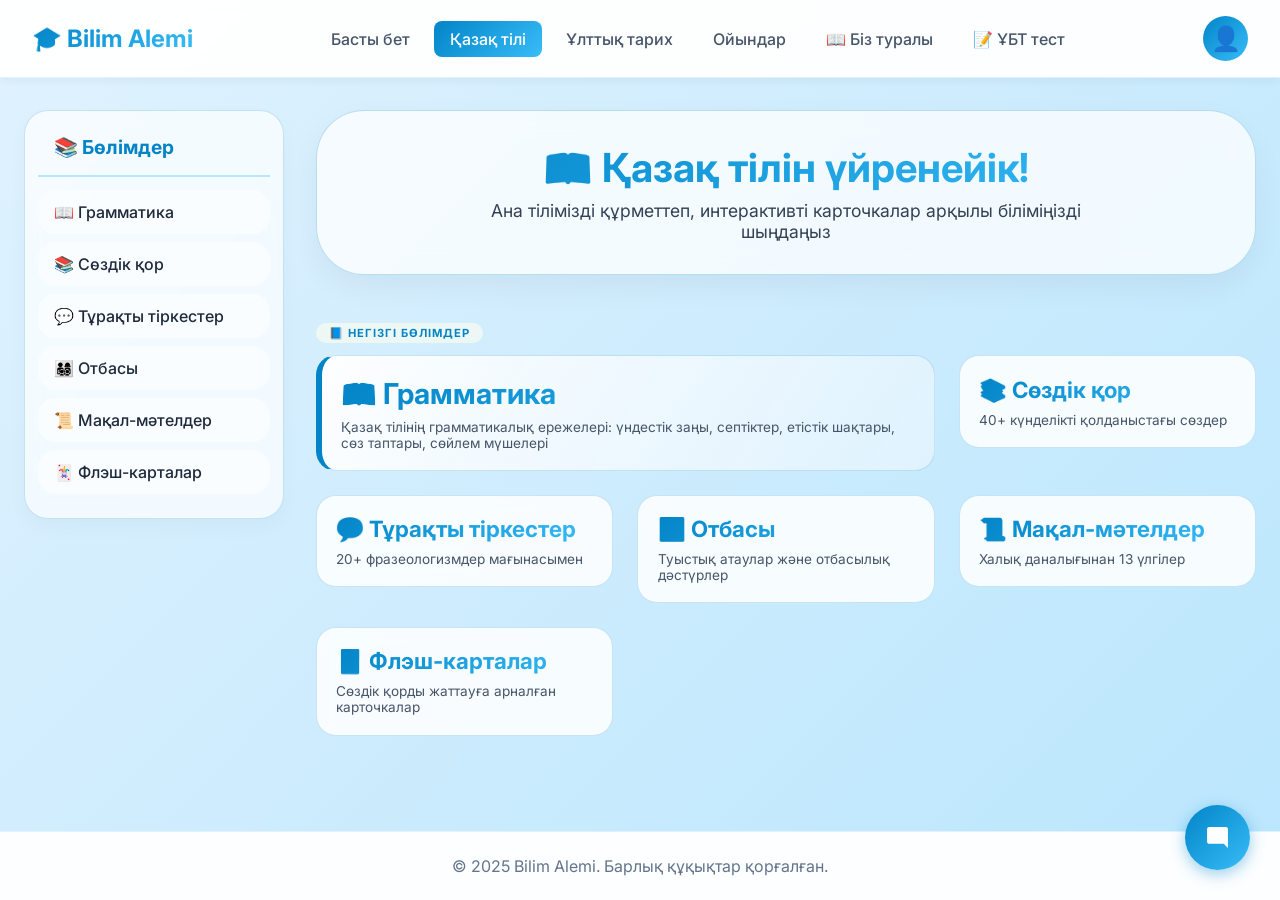
<file: Kazak_tili.html>
<!DOCTYPE html>
<html lang="kk">
<head>
    <meta charset="UTF-8">
    <meta name="viewport" content="width=device-width, initial-scale=1.0, user-scalable=yes, maximum-scale=1.0">
    <title>Қазақ тілі | Bilim Alemi</title>
    <link rel="preconnect" href="https://fonts.googleapis.com">
    <link rel="preconnect" href="https://fonts.gstatic.com" crossorigin>
    <link href="https://fonts.googleapis.com/css2?family=Inter:opsz,wght@14..32,300;400;500;600;700;800&display=swap" rel="stylesheet">
    <style>
        * {
            margin: 0;
            padding: 0;
            box-sizing: border-box;
        }

        body {
            background: linear-gradient(135deg, #e0f2fe 0%, #bae6fd 100%);
            font-family: 'Inter', sans-serif;
            color: #0f172a;
            min-height: 100vh;
            display: flex;
            flex-direction: column;
        }

        header {
            background: rgba(255, 255, 255, 0.95);
            backdrop-filter: blur(10px);
            padding: 0.8rem 1rem;
            display: flex;
            justify-content: space-between;
            align-items: center;
            flex-wrap: wrap;
            position: sticky;
            top: 0;
            z-index: 100;
            box-shadow: 0 2px 10px rgba(0, 0, 0, 0.05);
            border-bottom: 1px solid #e0f2fe;
        }

        .logo a {
            color: #0284c7;
            text-decoration: none;
            font-size: 1.2rem;
            font-weight: bold;
            background: linear-gradient(135deg, #0284c7, #38bdf8);
            -webkit-background-clip: text;
            background-clip: text;
            color: transparent;
        }

        .nav-links {
            list-style: none;
            display: flex;
            gap: 0.5rem;
            flex-wrap: wrap;
            justify-content: center;
        }

        .nav-links li a {
            color: #475569;
            text-decoration: none;
            padding: 0.4rem 0.8rem;
            border-radius: 20px;
            transition: all 0.3s;
            font-weight: 500;
            font-size: 0.8rem;
            background: rgba(255,255,255,0.6);
        }

        .nav-links li a:hover,
        .nav-links li a.active {
            background: linear-gradient(135deg, #0284c7, #38bdf8);
            color: white;
        }

        @media (min-width: 768px) {
            .logo a { font-size: 1.5rem; }
            .nav-links li a { padding: 0.5rem 1rem; font-size: 1rem; border-radius: 8px; background: transparent; }
            header { padding: 1rem 2rem; }
        }

        .right-section { display: flex; align-items: center; gap: 10px; }
        .profile-dropdown { position: relative; display: inline-block; }
        .profile-icon {
            width: 38px; height: 38px;
            background: linear-gradient(135deg, #0284c7, #38bdf8);
            border-radius: 50%; display: flex; align-items: center; justify-content: center;
            cursor: pointer; transition: all 0.3s; color: white; font-size: 1.2rem; font-weight: bold;
        }
        @media (min-width: 768px) { .profile-icon { width: 45px; height: 45px; font-size: 1.5rem; } }
        .profile-icon:hover { transform: scale(1.05); box-shadow: 0 4px 15px rgba(2, 132, 199, 0.4); }
        .dropdown-menu {
            position: absolute; top: 45px; right: 0; background: white; border-radius: 16px;
            box-shadow: 0 10px 25px -5px rgba(0, 0, 0, 0.1); width: 170px; opacity: 0; visibility: hidden;
            transform: translateY(-10px); transition: all 0.3s ease; z-index: 100; border: 1px solid #e2e8f0;
        }
        @media (min-width: 768px) { .dropdown-menu { top: 55px; width: 200px; } }
        .profile-dropdown:hover .dropdown-menu { opacity: 1; visibility: visible; transform: translateY(0); }
        .dropdown-menu a {
            display: flex; align-items: center; gap: 10px; padding: 10px 15px; color: #1e293b;
            text-decoration: none; transition: all 0.3s; border-radius: 8px; font-size: 0.85rem;
        }
        @media (min-width: 768px) { .dropdown-menu a { padding: 12px 20px; gap: 12px; font-size: 1rem; } }
        .dropdown-menu a:hover { background: #f1f5f9; color: #0284c7; }
        .dropdown-menu hr { margin: 5px 0; border-color: #e2e8f0; }

        .main-container {
            flex: 1; max-width: 1400px; margin: 0 auto; padding: 1rem;
            width: 100%; display: grid; grid-template-columns: 1fr; gap: 1rem;
        }
        @media (min-width: 880px) { .main-container { grid-template-columns: 260px 1fr; gap: 2rem; padding: 2rem 1.5rem; } }

        .sidebar-menu {
            background: rgba(255, 255, 255, 0.7); backdrop-filter: blur(8px); border-radius: 24px;
            padding: 1rem; border: 1px solid rgba(2, 132, 199, 0.2); box-shadow: 0 8px 20px rgba(0, 0, 0, 0.03);
        }
        @media (min-width: 880px) { .sidebar-menu { padding: 1.5rem 0.8rem; position: sticky; top: 100px; height: fit-content; } }
        .sidebar-menu h3 {
            font-size: 1rem; padding: 0 0.5rem 0.8rem 0.5rem;
            border-bottom: 2px solid #bae6fd; margin-bottom: 0.8rem; color: #0284c7;
        }
        @media (min-width: 880px) { .sidebar-menu h3 { font-size: 1.2rem; padding: 0 1rem 1rem 1rem; } }
        .sidebar-nav {
            list-style: none; display: flex; flex-wrap: wrap; gap: 0.5rem; justify-content: center;
        }
        @media (min-width: 880px) { .sidebar-nav { flex-direction: column; gap: 0.5rem; } }
        .sidebar-nav li a {
            display: block; padding: 0.5rem 0.8rem; border-radius: 18px; color: #1e293b;
            text-decoration: none; font-weight: 500; transition: all 0.25s;
            background: rgba(255, 255, 255, 0.5); font-size: 0.85rem; white-space: nowrap;
        }
        @media (min-width: 880px) { .sidebar-nav li a { padding: 0.75rem 1rem; font-size: 1rem; white-space: normal; } }
        .sidebar-nav li a:hover { background: linear-gradient(135deg, #0284c7, #38bdf8); color: white; transform: translateX(5px); }

        .content-right { width: 100%; }
        .hero-section {
            background: rgba(255, 255, 255, 0.75); backdrop-filter: blur(12px); border-radius: 32px;
            padding: 1.5rem; margin-bottom: 1.5rem; text-align: center; border: 1px solid rgba(2, 132, 199, 0.25);
            box-shadow: 0 12px 30px rgba(0, 0, 0, 0.05);
        }
        @media (min-width: 768px) { .hero-section { padding: 2rem; margin-bottom: 2rem; border-radius: 48px; } }
        .hero-section h1 {
            font-size: 1.6rem; background: linear-gradient(135deg, #0284c7, #38bdf8);
            -webkit-background-clip: text; background-clip: text; color: transparent; margin-bottom: 0.5rem;
        }
        @media (min-width: 768px) { .hero-section h1 { font-size: 2.5rem; } }
        .hero-section p { color: #334155; font-size: 0.9rem; max-width: 600px; margin: 0 auto; }
        @media (min-width: 768px) { .hero-section p { font-size: 1.1rem; } }

        .cards-grid { display: grid; grid-template-columns: 1fr; gap: 1rem; align-items: start; }
        @media (min-width: 768px) { .cards-grid { grid-template-columns: repeat(2, 1fr); gap: 1.5rem; } }
        @media (min-width: 1024px) { .cards-grid { grid-template-columns: repeat(3, 1fr); gap: 1.5rem; } }
        .topic-card.hero-card {
            grid-column: span 1;
            background: linear-gradient(125deg, rgba(255,255,255,0.94), rgba(224,242,254,0.92));
            border-left: 6px solid #0284c7;
        }
        @media (min-width: 768px) { .topic-card.hero-card { grid-column: span 2; } }
        .topic-card.hero-card h3 { font-size: 1.4rem; }
        @media (min-width: 768px) { .topic-card.hero-card h3 { font-size: 1.8rem; } }
        .topic-card {
            background: rgba(255, 255, 255, 0.85); backdrop-filter: blur(10px); border-radius: 20px;
            padding: 1.2rem; transition: all 0.4s cubic-bezier(0.2, 0.9, 0.4, 1.1);
            border: 1px solid rgba(2, 132, 199, 0.2); cursor: pointer; position: relative; overflow: hidden;
        }
        .topic-card:hover { transform: translateY(-5px); border-color: #0284c7; background: rgba(255, 255, 255, 0.96); box-shadow: 0 20px 35px rgba(0, 0, 0, 0.08); }
        .topic-card h3 { background: linear-gradient(135deg, #0284c7, #38bdf8); -webkit-background-clip: text; background-clip: text; color: transparent; font-size: 1.2rem; margin-bottom: 0.5rem; }
        .topic-card p { color: #475569; font-size: 0.75rem; }
        @media (min-width: 768px) { .topic-card h3 { font-size: 1.4rem; } .topic-card p { font-size: 0.85rem; } }
        .group-label {
            margin-top: 1rem; margin-bottom: 0.75rem; font-weight: 700; font-size: 0.7rem;
            text-transform: uppercase; letter-spacing: 1px; color: #0284c7; display: inline-block;
            background: rgba(255,255,240,0.6); padding: 0.2rem 0.8rem; border-radius: 50px;
        }
        .section-group { margin-bottom: 1.5rem; }
        footer {
            background: rgba(255, 255, 255, 0.95); backdrop-filter: blur(10px); color: #64748b;
            text-align: center; padding: 1rem; margin-top: 1.5rem; border-top: 1px solid #e0f2fe; font-size: 0.7rem;
        }
        @media (min-width: 768px) { footer { padding: 1.5rem; margin-top: 2rem; font-size: 1rem; } }

        .modal { display: none; position: fixed; top: 0; left: 0; width: 100%; height: 100%; background: rgba(0, 0, 0, 0.8); backdrop-filter: blur(8px); z-index: 2000; justify-content: center; align-items: center; }
        .modal-content { background: white; border-radius: 24px; max-width: 900px; width: 95%; max-height: 85vh; overflow-y: auto; padding: 20px; position: relative; border: 1px solid rgba(2, 132, 199, 0.3); box-shadow: 0 25px 50px rgba(0, 0, 0, 0.2); animation: modalFadeIn 0.3s ease; }
        @media (min-width: 768px) { .modal-content { width: 90%; padding: 30px; border-radius: 28px; } }
        @keyframes modalFadeIn { from { opacity: 0; transform: scale(0.95); } to { opacity: 1; transform: scale(1); } }
        .modal-header { display: flex; justify-content: space-between; align-items: center; border-bottom: 2px solid #e0f2fe; padding-bottom: 12px; margin-bottom: 15px; }
        .modal-header h2 { background: linear-gradient(135deg, #0284c7, #38bdf8); -webkit-background-clip: text; background-clip: text; color: transparent; font-size: 1.3rem; }
        .close-modal { background: #e2e8f0; border: none; font-size: 24px; cursor: pointer; width: 35px; height: 35px; border-radius: 50%; transition: all 0.3s; }
        .rule-box { background: #f0f9ff; border-left: 4px solid #0284c7; padding: 15px; margin: 15px 0; border-radius: 12px; }
        .grammar-item { background: #f0f9ff; border-left: 4px solid #0284c7; padding: 15px; margin: 12px 0; border-radius: 12px; }
        .grammar-item h4 { color: #0284c7; margin-bottom: 8px; font-size: 1.1rem; }
        .word-list { display: grid; grid-template-columns: repeat(auto-fill, minmax(150px, 1fr)); gap: 10px; margin: 15px 0; }
        .word-item { background: #f0f9ff; padding: 10px; border-radius: 10px; text-align: center; transition: all 0.2s; font-size: 0.85rem; }
        .word-item:hover { background: #e0f2fe; transform: translateX(5px); }
        .proverb-card { background: #f0fdf4; border-radius: 16px; padding: 15px; margin: 10px 0; transition: all 0.2s; border: 1px solid #bbf7d0; }
        .proverb-card:hover { background: #dcfce7; transform: translateX(6px); }
        .proverb-text { font-size: 1.1rem; color: #0284c7; font-style: italic; }
        .proverb-meaning { color: #64748b; font-size: 0.85rem; margin-top: 8px; }

        /* Флэш-карта стильдері */
        .flashcard-container {
            display: flex;
            flex-direction: column;
            align-items: center;
            justify-content: center;
            padding: 20px;
        }
        .flashcard {
            width: 100%;
            min-height: 250px;
            background: linear-gradient(145deg, #ffffff, #f8fafc);
            border-radius: 28px;
            box-shadow: 0 20px 35px -12px rgba(0, 0, 0, 0.2);
            display: flex;
            align-items: center;
            justify-content: center;
            text-align: center;
            cursor: pointer;
            transition: all 0.3s ease;
            border: 1px solid rgba(2, 132, 199, 0.2);
            position: relative;
            overflow: hidden;
        }
        .flashcard:hover { transform: scale(1.02); box-shadow: 0 25px 40px -12px rgba(2, 132, 199, 0.3); }
        .flashcard-inner {
            width: 100%;
            padding: 40px 20px;
            transition: all 0.3s;
        }
        .flashcard-word-kz { font-size: 2rem; font-weight: 800; background: linear-gradient(135deg, #0284c7, #38bdf8); -webkit-background-clip: text; background-clip: text; color: transparent; margin-bottom: 15px; }
        .flashcard-word-ru { font-size: 1.2rem; color: #64748b; display: none; }
        .flashcard.flipped .flashcard-word-kz { display: none; }
        .flashcard.flipped .flashcard-word-ru { display: block; font-size: 2rem; font-weight: 600; color: #0284c7; }
        .flashcard-stats {
            display: flex;
            justify-content: space-between;
            align-items: center;
            width: 100%;
            margin: 20px 0;
            flex-wrap: wrap;
            gap: 10px;
        }
        .flashcard-progress {
            background: #e2e8f0;
            border-radius: 20px;
            height: 8px;
            flex: 2;
            min-width: 100px;
            overflow: hidden;
        }
        .flashcard-progress-fill {
            background: linear-gradient(90deg, #0284c7, #38bdf8);
            width: 0%;
            height: 100%;
            border-radius: 20px;
            transition: width 0.3s;
        }
        .flashcard-counter { color: #64748b; font-size: 0.9rem; }
        .flashcard-buttons {
            display: flex;
            gap: 15px;
            justify-content: center;
            margin-top: 15px;
            flex-wrap: wrap;
        }
        .card-btn {
            padding: 10px 25px;
            border-radius: 50px;
            font-weight: 600;
            cursor: pointer;
            transition: all 0.3s;
            border: none;
        }
        .btn-know { background: #10b981; color: white; }
        .btn-know:hover { background: #059669; transform: scale(1.05); }
        .btn-repeat { background: #f59e0b; color: white; }
        .btn-repeat:hover { background: #d97706; transform: scale(1.05); }
        .btn-flip { background: #3b82f6; color: white; }
        .btn-flip:hover { background: #2563eb; transform: scale(1.05); }
        .reset-btn { background: #ef4444; color: white; padding: 8px 20px; }
        .reset-btn:hover { background: #dc2626; }
        .congrats-message {
            background: linear-gradient(135deg, #10b981, #059669);
            color: white;
            padding: 15px;
            border-radius: 20px;
            text-align: center;
            margin-top: 20px;
        }

        .chat-button { position: fixed; bottom: 20px; right: 20px; width: 50px; height: 50px; background: linear-gradient(135deg, #0284c7, #38bdf8); border-radius: 50%; display: flex; align-items: center; justify-content: center; cursor: pointer; box-shadow: 0 4px 15px rgba(2, 132, 199, 0.4); transition: all 0.3s ease; z-index: 1000; animation: pulse 2s infinite; }
        @media (min-width: 768px) { .chat-button { bottom: 30px; right: 30px; width: 65px; height: 65px; } }
        @keyframes pulse { 0%,100% { box-shadow: 0 4px 15px rgba(2, 132, 199, 0.4); } 50% { box-shadow: 0 4px 25px rgba(2, 132, 199, 0.7); } }
        .chat-button:hover { transform: scale(1.1); }
        .chat-window { position: fixed; bottom: 80px; right: 20px; left: 20px; width: auto; height: 450px; background: white; border-radius: 24px; display: flex; flex-direction: column; overflow: hidden; z-index: 1000; opacity: 0; visibility: hidden; transform: translateY(20px); transition: all 0.3s ease; box-shadow: 0 20px 40px rgba(0, 0, 0, 0.2); }
        @media (min-width: 768px) { .chat-window { bottom: 110px; right: 30px; left: auto; width: 380px; height: 550px; border-radius: 28px; } }
        .chat-window.open { opacity: 1; visibility: visible; transform: translateY(0); }
        .chat-header { background: linear-gradient(135deg, #0284c7, #38bdf8); padding: 12px 16px; display: flex; justify-content: space-between; align-items: center; color: white; }
        .close-chat { background: rgba(255,255,255,0.2); border: none; color: white; font-size: 1.1rem; border-radius: 50%; width: 28px; height: 28px; cursor: pointer; }
        .chat-messages { flex: 1; padding: 15px; overflow-y: auto; display: flex; flex-direction: column; gap: 8px; background: #f8fafc; }
        .message { max-width: 85%; padding: 8px 12px; border-radius: 18px; font-size: 0.8rem; }
        .message.user { background: linear-gradient(135deg, #0284c7, #38bdf8); color: white; align-self: flex-end; }
        .message.bot { background: #e2e8f0; color: #1e293b; align-self: flex-start; }
        .chat-input-container { display: flex; padding: 10px; gap: 8px; border-top: 1px solid #e2e8f0; background: white; }
        .chat-input-container input { flex: 1; padding: 8px 12px; border-radius: 30px; border: 1px solid #cbd5e1; outline: none; font-size: 0.85rem; }
        .send-btn { background: linear-gradient(135deg, #0284c7, #38bdf8); border: none; border-radius: 50%; width: 36px; cursor: pointer; color: white; font-size: 1rem; }
    </style>
</head>
<body>

<header>
    <div class="logo"><a href="index.html">🎓 Bilim Alemi</a></div>
    <ul class="nav-links">
        <li><a href="index.html">Басты бет</a></li>
        <li><a href="kazak_tili.html" class="active">Қазақ тілі</a></li>
        <li><a href="tarih.html">Ұлттық тарих</a></li>
        <li><a href="game.html">Ойындар</a></li>
        <li><a href="about.html">📖 Біз туралы</a></li>
        <li><a href="test.html">📝 ҰБТ тест</a></li>
    </ul>
    <div class="right-section">
        <div class="profile-dropdown">
            <div class="profile-icon">👤</div>
            <div class="dropdown-menu">
                <a href="profile.html">👤 Жеке кабинет</a>
                <a href="contact.html">📞 Байланыс</a>
                <hr>
                <a href="login.html">🔐 Кіру</a>
                <a href="register.html">📝 Тіркелу</a>
            </div>
        </div>
    </div>
</header>

<div class="main-container">
    <aside class="sidebar-menu">
        <h3>📚 Бөлімдер</h3>
        <ul class="sidebar-nav">
            <li><a href="#" onclick="openModal('grammar'); return false;">📖 Грамматика</a></li>
            <li><a href="#" onclick="openModal('dictionary'); return false;">📚 Сөздік қор</a></li>
            <li><a href="#" onclick="openModal('phrases'); return false;">💬 Тұрақты тіркестер</a></li>
            <li><a href="#" onclick="openModal('family'); return false;">👨‍👩‍👧‍👦 Отбасы</a></li>
            <li><a href="#" onclick="openModal('proverbs'); return false;">📜 Мақал-мәтелдер</a></li>
            <li><a href="#" onclick="openModal('flashcards'); return false;">🃏 Флэш-карталар</a></li>
        </ul>
    </aside>

    <div class="content-right">
        <div class="hero-section">
            <h1>📖 Қазақ тілін үйренейік!</h1>
            <p>Ана тілімізді құрметтеп, интерактивті карточкалар арқылы біліміңізді шыңдаңыз</p>
        </div>

        <div class="section-group">
            <div class="group-label">📘 Негізгі бөлімдер</div>
            <div class="cards-grid">
                <div class="topic-card hero-card" onclick="openModal('grammar')"><h3>📖 Грамматика</h3><p>Қазақ тілінің грамматикалық ережелері: үндестік заңы, септіктер, етістік шақтары, сөз таптары, сөйлем мүшелері</p></div>
                <div class="topic-card" onclick="openModal('dictionary')"><h3>📚 Сөздік қор</h3><p>40+ күнделікті қолданыстағы сөздер</p></div>
                <div class="topic-card" onclick="openModal('phrases')"><h3>💬 Тұрақты тіркестер</h3><p>20+ фразеологизмдер мағынасымен</p></div>
                <div class="topic-card" onclick="openModal('family')"><h3>👨‍👩‍👧‍👦 Отбасы</h3><p>Туыстық атаулар және отбасылық дәстүрлер</p></div>
                <div class="topic-card" onclick="openModal('proverbs')"><h3>📜 Мақал-мәтелдер</h3><p>Халық даналығынан 13 үлгілер</p></div>
                <div class="topic-card" onclick="openModal('flashcards')"><h3>🃏 Флэш-карталар</h3><p>Сөздік қорды жаттауға арналған карточкалар</p></div>
            </div>
        </div>
    </div>
</div>

<footer>
    <p>© 2025 Bilim Alemi. Барлық құқықтар қорғалған.</p>
</footer>

<div id="modal" class="modal" onclick="closeModalOnOutside(event)">
    <div class="modal-content">
        <div class="modal-header">
            <h2 id="modalTitle">Тақырып</h2>
            <button class="close-modal" onclick="closeModal()">&times;</button>
        </div>
        <div class="modal-body" id="modalBody"></div>
    </div>
</div>

<div class="chat-button" id="chatButton">
    <svg width="25" height="25" viewBox="0 0 24 24" fill="white"><path d="M20 2H4c-1.1 0-2 .9-2 2v12c0 1.1.9 2 2 2h14l4 4V4c0-1.1-.9-2-2-2z"/></svg>
</div>
<div class="chat-window" id="chatWindow">
    <div class="chat-header">
        <span>🤖 Bilim Bot</span>
        <button class="close-chat" id="closeChat">✕</button>
    </div>
    <div class="chat-messages" id="chatMessages">
        <div class="message bot">Сәлем! Мен Bilim Bot. Сұрақтарыңа жауап беремін 😊</div>
    </div>
    <div class="chat-input-container">
        <input type="text" id="chatInput" placeholder="Сұрағыңызды жазыңыз...">
        <button class="send-btn" id="sendBtn">➤</button>
    </div>
</div>

<script>
    // ========== ФЛЭШ-КАРТА СӨЗДЕРІ ==========
    let flashcards = [
        { kz: "Сәлеметсіз бе", ru: "Здравствуйте", known: false },
        { kz: "Қайырлы таң", ru: "Доброе утро", known: false },
        { kz: "Рақмет", ru: "Спасибо", known: false },
        { kz: "Кешіріңіз", ru: "Извините", known: false },
        { kz: "Сау болыңыз", ru: "До свидания", known: false },
        { kz: "Кітап", ru: "Книга", known: false },
        { kz: "Мектеп", ru: "Школа", known: false },
        { kz: "Мұғалім", ru: "Учитель", known: false },
        { kz: "Оқушы", ru: "Ученик", known: false },
        { kz: "Дос", ru: "Друг", known: false },
        { kz: "Ана", ru: "Мать", known: false },
        { kz: "Әке", ru: "Отец", known: false },
        { kz: "Бала", ru: "Ребенок", known: false },
        { kz: "Үй", ru: "Дом", known: false },
        { kz: "Су", ru: "Вода", known: false },
        { kz: "Нан", ru: "Хлеб", known: false },
        { kz: "Жұмыс", ru: "Работа", known: false },
        { kz: "Оқу", ru: "Читать / Учеба", known: false },
        { kz: "Жазу", ru: "Писать", known: false },
        { kz: "Сөйлеу", ru: "Говорить", known: false }
    ];

    let currentCardIndex = 0;
    let isFlipped = false;

    // localStorage-дан сақталған прогресті жүктеу
    function loadFlashcardProgress() {
        const saved = localStorage.getItem('flashcardProgress');
        if (saved) {
            const savedProgress = JSON.parse(saved);
            for (let i = 0; i < flashcards.length; i++) {
                if (savedProgress[i] !== undefined) {
                    flashcards[i].known = savedProgress[i];
                }
            }
        }
        updateFlashcardProgressDisplay();
    }

    function saveFlashcardProgress() {
        const progress = flashcards.map(c => c.known);
        localStorage.setItem('flashcardProgress', JSON.stringify(progress));
    }

    function updateFlashcardProgressDisplay() {
        const knownCount = flashcards.filter(c => c.known).length;
        const percent = (knownCount / flashcards.length) * 100;
        const fillElement = document.getElementById('flashcardProgressFill');
        const counterElement = document.getElementById('flashcardCounter');
        if (fillElement) fillElement.style.width = percent + '%';
        if (counterElement) counterElement.textContent = `${knownCount}/${flashcards.length} білдім`;
    }

    function showFlashcard() {
        const currentCard = flashcards[currentCardIndex];
        const flashcardElement = document.getElementById('flashcard');
        const wordKzElement = document.getElementById('flashcardWordKz');
        const wordRuElement = document.getElementById('flashcardWordRu');
        
        if (wordKzElement && wordRuElement && flashcardElement) {
            wordKzElement.textContent = currentCard.kz;
            wordRuElement.textContent = currentCard.ru;
            flashcardElement.classList.remove('flipped');
            isFlipped = false;
        }
        updateFlashcardProgressDisplay();
    }

    function flipCard() {
        const flashcardElement = document.getElementById('flashcard');
        if (flashcardElement) {
            flashcardElement.classList.toggle('flipped');
            isFlipped = !isFlipped;
        }
    }

    function markAsKnown() {
        flashcards[currentCardIndex].known = true;
        saveFlashcardProgress();
        nextCard();
    }

    function markAsRepeat() {
        nextCard();
    }

    function nextCard() {
        // Келесі білмеген сөзді табу
        let nextIndex = (currentCardIndex + 1) % flashcards.length;
        let found = false;
        
        for (let i = 0; i < flashcards.length; i++) {
            const idx = (currentCardIndex + i + 1) % flashcards.length;
            if (!flashcards[idx].known) {
                nextIndex = idx;
                found = true;
                break;
            }
        }
        
        if (!found) {
            // Барлық сөздер білінді
            const congratsDiv = document.getElementById('congratsMessage');
            if (congratsDiv) congratsDiv.style.display = 'block';
            setTimeout(() => {
                if (congratsDiv) congratsDiv.style.display = 'none';
            }, 3000);
        }
        
        currentCardIndex = nextIndex;
        showFlashcard();
    }

    function resetFlashcards() {
        if (confirm('Барлық флэш-карталарды қайта бастау керек пе? Прогресс жойылады.')) {
            for (let i = 0; i < flashcards.length; i++) {
                flashcards[i].known = false;
            }
            currentCardIndex = 0;
            saveFlashcardProgress();
            showFlashcard();
        }
    }

    function getFlashcardContent() {
        return `
            <div class="flashcard-container">
                <div class="flashcard" id="flashcard" onclick="flipCard()">
                    <div class="flashcard-inner">
                        <div class="flashcard-word-kz" id="flashcardWordKz">Сәлеметсіз бе</div>
                        <div class="flashcard-word-ru" id="flashcardWordRu">Здравствуйте</div>
                    </div>
                </div>
                <div class="flashcard-stats">
                    <div class="flashcard-progress">
                        <div class="flashcard-progress-fill" id="flashcardProgressFill"></div>
                    </div>
                    <div class="flashcard-counter" id="flashcardCounter">0/${flashcards.length} білдім</div>
                </div>
                <div class="flashcard-buttons">
                    <button class="card-btn btn-flip" onclick="flipCard()">🔄 Аудару</button>
                    <button class="card-btn btn-know" onclick="markAsKnown()">✅ Білемін</button>
                    <button class="card-btn btn-repeat" onclick="markAsRepeat()">🔄 Қайталау</button>
                    <button class="card-btn reset-btn" onclick="resetFlashcards()">🔄 Барлығын қайта бастау</button>
                </div>
                <div id="congratsMessage" class="congrats-message" style="display: none;">
                    🎉 Құттықтаймыз! Сіз барлық сөздерді білдіңіз! 🎉
                </div>
            </div>
        `;
    }

    // ========== ГРАММАТИКА ==========
    function getGrammarContent() {
        return `
            <div class="grammar-item"><h4>🏛️ Үндестік заңы</h4><p>Қазақ тілінде дауысты дыбыстар жіңішке (ә, е, і, ө, ү) және жуан (а, ы, о, ұ) болып екіге бөлінеді. Жуан дауысты сөзге жуан жалғау, жіңішке дауысты сөзге жіңішке жалғау қосылады.<br><br><strong>Мысалдар:</strong><br>• кітап → кітаптар (жуан)<br>• үй → үйлер (жіңішке)<br>• бала → балалар<br>• түлкі → түлкілер</p></div>
            <div class="grammar-item"><h4>🔤 Септіктер</h4><p>Қазақ тілінде 7 септік бар:<br><br>
            <strong>1. Атау септік</strong> - кім? не? (Астана, кітап)<br>
            <strong>2. Ілік септік</strong> - кімнің? ненің? (Астананың, кітаптың)<br>
            <strong>3. Барыс септік</strong> - кімге? неге? (Астанаға, кітапқа)<br>
            <strong>4. Табыс септік</strong> - кімді? нені? (Астананы, кітапты)<br>
            <strong>5. Жатыс септік</strong> - кімде? неде? (Астанада, кітапта)<br>
            <strong>6. Шығыс септік</strong> - кімнен? неден? (Астанадан, кітаптан)<br>
            <strong>7. Көмектес септік</strong> - кіммен? немен? (Астанамен, кітаппен)</p></div>
            <div class="grammar-item"><h4>⏰ Етістік шақтары</h4><p><strong>Осы шақ:</strong> Жазып тұрмын, оқып тұрмын<br>
            <strong>Келер шақ:</strong> Жазамын, оқимын<br>
            <strong>Өткен шақ:</strong> Жаздым, оқыдым</p></div>
            <div class="rule-box"><p>💡 <strong>Кеңес:</strong> Грамматиканы үйренуде ережелерді жаттап қана қоймай, оларды сөйлеуде қолдануға тырысыңыз.</p></div>
        `;
    }

    const dictionaryWords = [
        { kz: "Сәлеметсіз бе", ru: "Здравствуйте" }, { kz: "Қайырлы таң", ru: "Доброе утро" },
        { kz: "Қайырлы күн", ru: "Добрый день" }, { kz: "Рақмет", ru: "Спасибо" },
        { kz: "Кешіріңіз", ru: "Извините" }, { kz: "Сау болыңыз", ru: "До свидания" },
        { kz: "Иә", ru: "Да" }, { kz: "Жоқ", ru: "Нет" }, { kz: "Үй", ru: "Дом" },
        { kz: "Кітап", ru: "Книга" }, { kz: "Мектеп", ru: "Школа" }, { kz: "Мұғалім", ru: "Учитель" },
        { kz: "Оқушы", ru: "Ученик" }, { kz: "Дос", ru: "Друг" }, { kz: "Ана", ru: "Мать" },
        { kz: "Әке", ru: "Отец" }, { kz: "Бала", ru: "Ребенок" }, { kz: "Су", ru: "Вода" },
        { kz: "Нан", ru: "Хлеб" }, { kz: "Жұмыс", ru: "Работа" }, { kz: "Оқу", ru: "Читать / Учеба" }
    ];

    const phrasesList = [
        { phrase: "Алғыс айту", meaning: "Ризашылық білдіру" },
        { phrase: "Амандық сұрау", meaning: "Сәлемдесу, хал-жағдайды білу" },
        { phrase: "Қол ұшын беру", meaning: "Көмек көрсету" },
        { phrase: "Сөз байлау", meaning: "Сөйлеуді бастау" }
    ];

    const familyWords = [
        { kz: "Әке", ru: "Отец" }, { kz: "Ана", ru: "Мать" }, { kz: "Ұл", ru: "Сын" },
        { kz: "Қыз", ru: "Дочь" }, { kz: "Аға", ru: "Старший брат" }, { kz: "Іні", ru: "Младший брат" },
        { kz: "Ата", ru: "Дедушка" }, { kz: "Әже", ru: "Бабушка" }
    ];

    const proverbsList = [
        { text: "Еңбек етсең емерсің", meaning: "Еңбек еткен адам табысқа жетеді" },
        { text: "Білімді мыңды жығар", meaning: "Білімді адам көп қиындықты жеңеді" },
        { text: "Отан оттан да ыстық", meaning: "Отанға деген сүйіспеншілік ең күшті" }
    ];

    function openModal(topic) {
        const modal = document.getElementById('modal');
        const modalTitle = document.getElementById('modalTitle');
        const modalBody = document.getElementById('modalBody');
        
        if (topic === 'grammar') {
            modalTitle.innerHTML = '📖 Қазақ тілі грамматикасы';
            modalBody.innerHTML = getGrammarContent();
        } else if (topic === 'dictionary') {
            modalTitle.innerHTML = '📚 Сөздік қор';
            modalBody.innerHTML = `<div class="word-list">${dictionaryWords.map(w => `<div class="word-item"><strong>${w.kz}</strong> - ${w.ru}</div>`).join('')}</div>`;
        } else if (topic === 'phrases') {
            modalTitle.innerHTML = '💬 Тұрақты тіркестер';
            modalBody.innerHTML = `<div class="word-list">${phrasesList.map(p => `<div class="word-item"><strong>${p.phrase}</strong><br><span style="font-size:0.7rem;">➜ ${p.meaning}</span></div>`).join('')}</div>`;
        } else if (topic === 'family') {
            modalTitle.innerHTML = '👨‍👩‍👧‍👦 Отбасы';
            modalBody.innerHTML = `<div class="word-list">${familyWords.map(w => `<div class="word-item"><strong>${w.kz}</strong> - ${w.ru}</div>`).join('')}</div>`;
        } else if (topic === 'proverbs') {
            modalTitle.innerHTML = '📜 Мақал-мәтелдер';
            modalBody.innerHTML = proverbsList.map(p => `<div class="proverb-card"><div class="proverb-text">"${p.text}"</div><div class="proverb-meaning">📖 ${p.meaning}</div></div>`).join('');
        } else if (topic === 'flashcards') {
            modalTitle.innerHTML = '🃏 Флэш-карталар - Сөздік қор';
            modalBody.innerHTML = getFlashcardContent();
            loadFlashcardProgress();
            showFlashcard();
        }
        
        modal.style.display = 'flex';
        document.body.style.overflow = 'hidden';
    }

    function closeModal() {
        document.getElementById('modal').style.display = 'none';
        document.body.style.overflow = 'auto';
    }

    function closeModalOnOutside(e) {
        if (e.target === document.getElementById('modal')) closeModal();
    }

    // Чат бот
    const chatButton = document.getElementById('chatButton');
    const chatWindow = document.getElementById('chatWindow');
    const closeChat = document.getElementById('closeChat');
    const chatInput = document.getElementById('chatInput');
    const sendBtn = document.getElementById('sendBtn');
    const chatMessages = document.getElementById('chatMessages');
    
    function addMessage(text, isUser) {
        const div = document.createElement('div');
        div.className = `message ${isUser ? 'user' : 'bot'}`;
        div.textContent = text;
        chatMessages.appendChild(div);
        chatMessages.scrollTop = chatMessages.scrollHeight;
    }
    
    function getBotResponse(msg) {
        const m = msg.toLowerCase();
        if (m.includes('сәлем')) return "Сәлем! Қалайсың? 😊";
        if (m.includes('флэш') || m.includes('карта')) return "Флэш-карталар бөлімінде 20+ сөзді жаттауға болады! 🃏";
        if (m.includes('грамматика')) return "Грамматика бөлімінде үндестік заңы, септіктер, етістік шақтары қарастырылған. 📖";
        return "Кешіріңіз, мен бұл сұрақты түсінбедім. 'Көмек' деп жазыңыз.";
    }
    
    function sendMessage() {
        const msg = chatInput.value.trim();
        if (!msg) return;
        addMessage(msg, true);
        chatInput.value = '';
        setTimeout(() => addMessage(getBotResponse(msg), false), 300);
    }
    
    chatButton.onclick = () => chatWindow.classList.toggle('open');
    if (closeChat) closeChat.onclick = () => chatWindow.classList.remove('open');
    sendBtn.onclick = sendMessage;
    chatInput.onkeypress = (e) => { if (e.key === 'Enter') sendMessage(); };

    window.openModal = openModal;
    window.closeModal = closeModal;
    window.closeModalOnOutside = closeModalOnOutside;
    window.flipCard = flipCard;
    window.markAsKnown = markAsKnown;
    window.markAsRepeat = markAsRepeat;
    window.resetFlashcards = resetFlashcards;
    window.showFlashcard = showFlashcard;
</script>
</body>
</html>
</file>
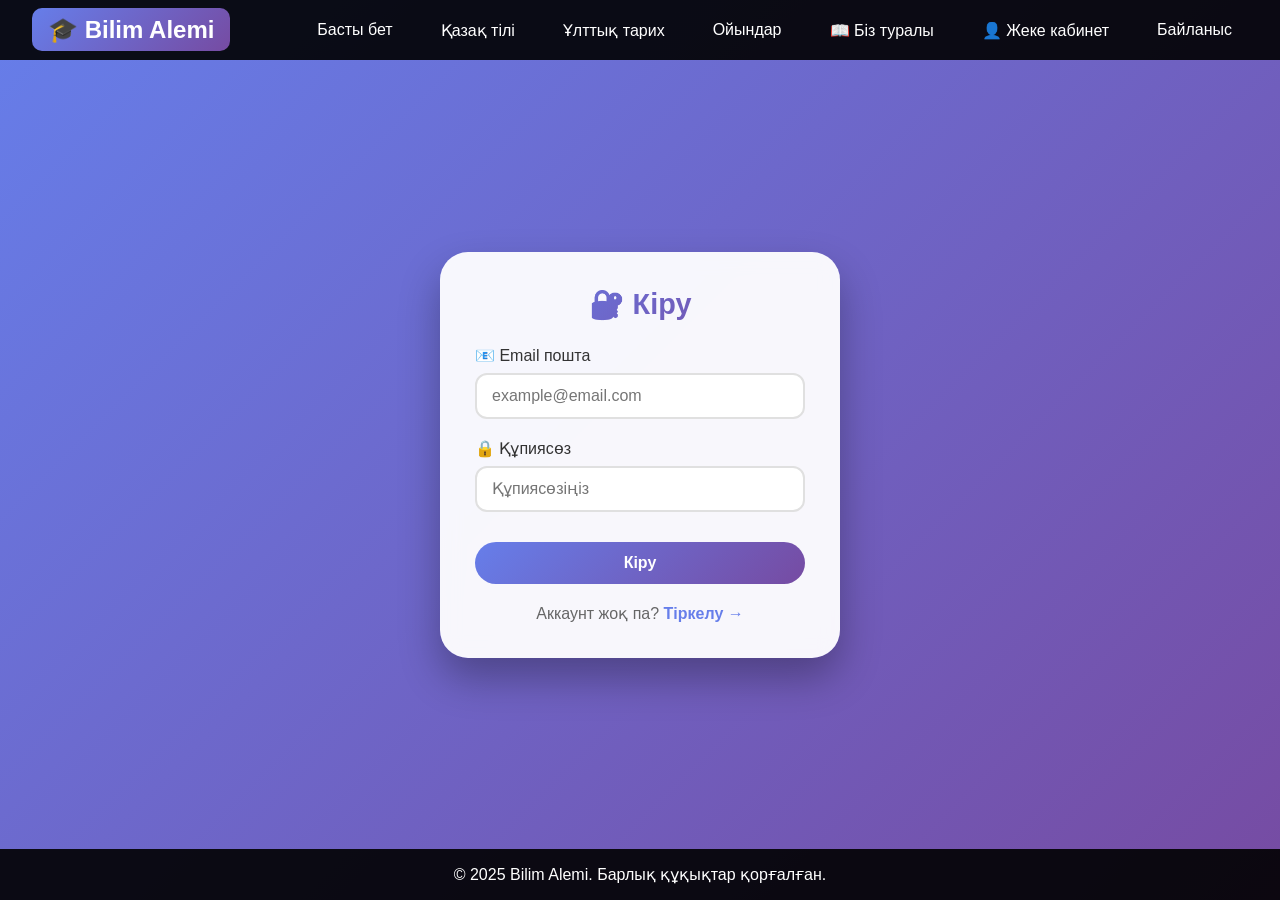
<file: login.html>
<!DOCTYPE html>
<html lang="kk">
<head>
  <meta charset="UTF-8">
  <meta name="viewport" content="width=device-width, initial-scale=1.0">
  <title>Кіру | Bilim Alemi</title>
  <style>
    * {
      margin: 0;
      padding: 0;
      box-sizing: border-box;
    }

    body {
      font-family: 'Segoe UI', Tahoma, Geneva, Verdana, sans-serif;
      background: linear-gradient(135deg, #667eea 0%, #764ba2 100%);
      min-height: 100vh;
      display: flex;
      flex-direction: column;
    }

    /* Header */
    header {
      background: rgba(0, 0, 0, 0.9);
      padding: 1rem 2rem;
      display: flex;
      justify-content: space-between;
      align-items: center;
      flex-wrap: wrap;
      position: sticky;
      top: 0;
      z-index: 100;
    }

    .logo a {
      color: white;
      text-decoration: none;
      font-size: 1.5rem;
      font-weight: bold;
      background: linear-gradient(135deg, #667eea, #764ba2);
      padding: 0.5rem 1rem;
      border-radius: 10px;
      transition: all 0.3s ease;
    }

    .logo a:hover {
      transform: scale(1.05);
    }

    nav ul {
      list-style: none;
      display: flex;
      gap: 1rem;
      flex-wrap: wrap;
    }

    nav ul li a {
      color: white;
      text-decoration: none;
      padding: 0.5rem 1rem;
      border-radius: 8px;
      transition: all 0.3s ease;
    }

    nav ul li a:hover {
      background: linear-gradient(135deg, #667eea, #764ba2);
    }

    /* Main */
    main {
      flex: 1;
      display: flex;
      justify-content: center;
      align-items: center;
      padding: 2rem;
    }

    .card {
      background: rgba(255, 255, 255, 0.95);
      backdrop-filter: blur(10px);
      padding: 35px;
      border-radius: 28px;
      box-shadow: 0 20px 40px rgba(0,0,0,0.3);
      width: 400px;
      text-align: center;
      animation: slideInUp 0.5s ease;
    }

    @keyframes slideInUp {
      from {
        opacity: 0;
        transform: translateY(30px);
      }
      to {
        opacity: 1;
        transform: translateY(0);
      }
    }

    .card h2 {
      background: linear-gradient(135deg, #667eea, #764ba2);
      -webkit-background-clip: text;
      background-clip: text;
      color: transparent;
      margin-bottom: 25px;
      font-size: 1.8rem;
    }

    .input-group {
      margin-bottom: 20px;
      text-align: left;
    }

    .input-group label {
      display: block;
      margin-bottom: 8px;
      color: #333;
      font-weight: 500;
    }

    input {
      width: 100%;
      padding: 12px 15px;
      border-radius: 12px;
      border: 2px solid #e0e0e0;
      font-size: 1rem;
      transition: all 0.3s;
    }

    input:focus {
      outline: none;
      border-color: #667eea;
      box-shadow: 0 0 0 3px rgba(102, 126, 234, 0.2);
    }

    button {
      width: 100%;
      padding: 12px;
      background: linear-gradient(135deg, #667eea, #764ba2);
      color: white;
      border: none;
      border-radius: 50px;
      cursor: pointer;
      font-size: 1rem;
      font-weight: bold;
      transition: all 0.3s;
      margin-top: 10px;
    }

    button:hover {
      transform: scale(1.02);
      box-shadow: 0 8px 20px rgba(102, 126, 234, 0.4);
    }

    .register-link {
      margin-top: 20px;
      color: #666;
    }

    .register-link a {
      color: #667eea;
      text-decoration: none;
      font-weight: bold;
    }

    .register-link a:hover {
      text-decoration: underline;
    }

    .error-message {
      background: #ffebee;
      color: #f44336;
      padding: 10px;
      border-radius: 10px;
      margin-top: 15px;
      font-size: 0.9rem;
      display: none;
    }

    footer {
      background: rgba(0, 0, 0, 0.9);
      color: white;
      text-align: center;
      padding: 1rem;
      margin-top: auto;
    }

    @media (max-width: 500px) {
      .card {
        width: 90%;
        padding: 25px;
      }
      header {
        flex-direction: column;
        gap: 15px;
        text-align: center;
      }
      nav ul {
        justify-content: center;
      }
    }
  </style>
</head>
<body>

<header>
  <div class="logo"><a href="index.html">🎓 Bilim Alemi</a></div>
  <nav>
    <ul>
      <li><a href="index.html">Басты бет</a></li>
      <li><a href="kazak_tili.html">Қазақ тілі</a></li>
      <li><a href="tarih.html">Ұлттық тарих</a></li>
      <li><a href="game.html">Ойындар</a></li>
      <li><a href="about.html">📖 Біз туралы</a></li>
      <li><a href="profile.html">👤 Жеке кабинет</a></li>
      <li><a href="contact.html">Байланыс</a></li>
    </ul>
  </nav>
</header>

<main>
  <div class="card">
    <h2>🔐 Кіру</h2>
    <form onsubmit="login(event)">
      <div class="input-group">
        <label>📧 Email пошта</label>
        <input type="email" id="email" placeholder="example@email.com" required>
      </div>
      <div class="input-group">
        <label>🔒 Құпиясөз</label>
        <input type="password" id="password" placeholder="Құпиясөзіңіз" required>
      </div>
      <button type="submit">Кіру</button>
    </form>
    <div id="errorMessage" class="error-message">❌ Email немесе құпиясөз қате!</div>
    <div class="register-link">
      <p>Аккаунт жоқ па? <a href="register.html">Тіркелу →</a></p>
    </div>
  </div>
</main>

<footer>
  <p>&copy; 2025 Bilim Alemi. Барлық құқықтар қорғалған.</p>
</footer>

<script>
  function login(event) {
    event.preventDefault();
    
    const email = document.getElementById("email").value;
    const password = document.getElementById("password").value;
    const errorDiv = document.getElementById("errorMessage");
    
    // Барлық пайдаланушыларды тексеру
    let foundUser = null;
    
    // localStorage-тағы барлық пайдаланушыларды іздеу
    for (let i = 0; i < localStorage.length; i++) {
      const key = localStorage.key(i);
      if (key && key.startsWith('user_')) {
        const userData = localStorage.getItem(key);
        if (userData) {
          const user = JSON.parse(userData);
          if (user.email === email && user.password === password) {
            foundUser = user;
            break;
          }
        }
      }
    }
    
    if (foundUser) {
      localStorage.setItem("currentUser", foundUser.name);
      alert("✅ Кіру сәтті өтті! " + foundUser.name + " ретінде кірдіңіз.");
      window.location.href = "profile.html";
    } else {
      errorDiv.style.display = "block";
      setTimeout(() => {
        errorDiv.style.display = "none";
      }, 3000);
    }
  }
</script>

</body>
</html>
</file>
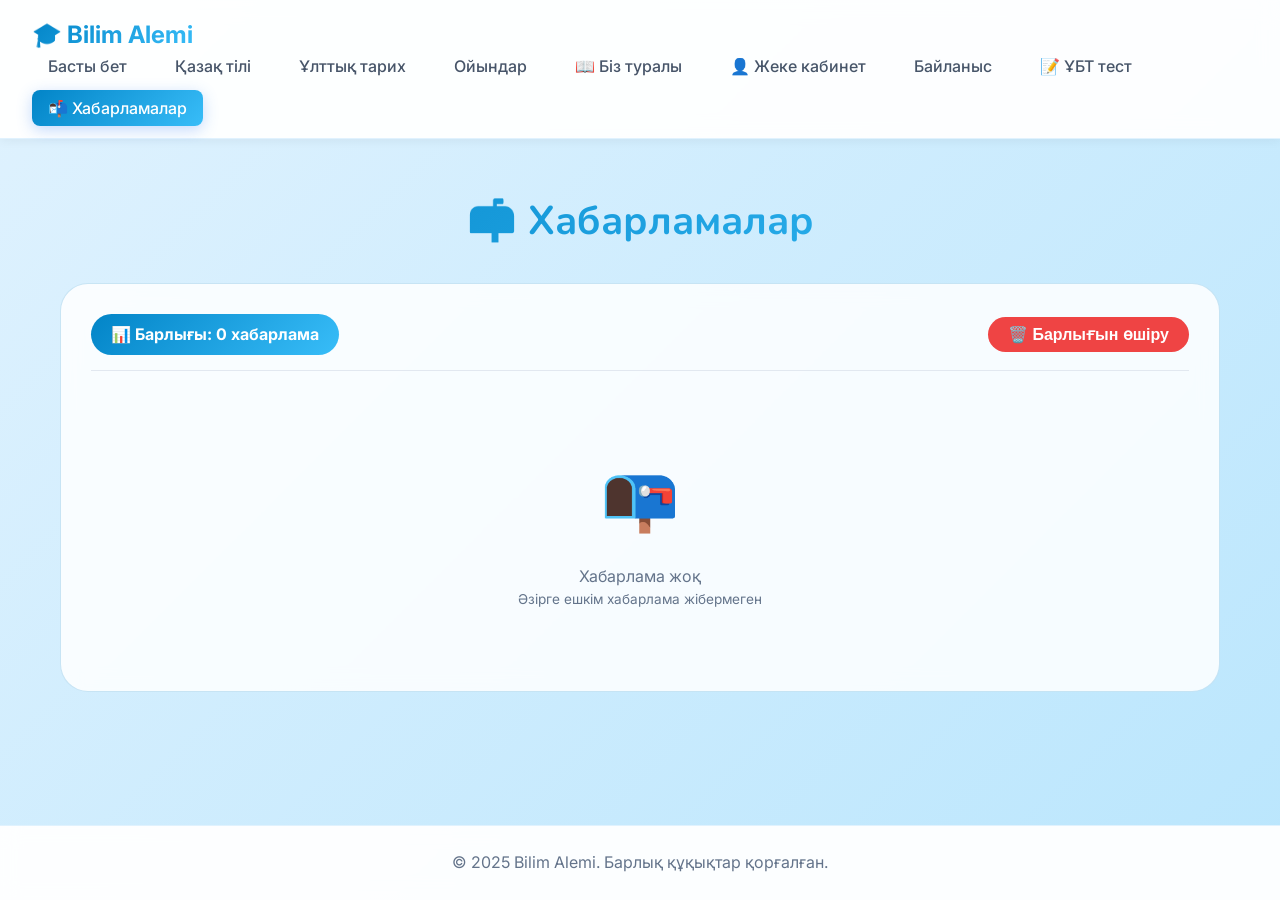
<file: messages.html>
<!DOCTYPE html>
<html lang="kk">
<head>
    <meta charset="UTF-8">
    <meta name="viewport" content="width=device-width, initial-scale=1.0">
    <title>Хабарламалар | Bilim Alemi</title>
    <link rel="stylesheet" href="style.css">
    <style>
        body {
            background: linear-gradient(135deg, #e0f2fe 0%, #bae6fd 100%);
            font-family: 'Inter', sans-serif;
            color: #0f172a;
            min-height: 100vh;
            display: flex;
            flex-direction: column;
        }

        header {
            background: rgba(255, 255, 255, 0.95);
            backdrop-filter: blur(10px);
            padding: 1rem 2rem;
            display: flex;
            justify-content: space-between;
            align-items: center;
            flex-wrap: wrap;
            position: sticky;
            top: 0;
            z-index: 100;
            box-shadow: 0 2px 10px rgba(0, 0, 0, 0.05);
            border-bottom: 1px solid #e0f2fe;
        }

        .logo a {
            color: #0284c7;
            text-decoration: none;
            font-size: 1.5rem;
            font-weight: bold;
            background: linear-gradient(135deg, #0284c7, #38bdf8);
            -webkit-background-clip: text;
            background-clip: text;
            color: transparent;
        }

        nav ul {
            list-style: none;
            display: flex;
            gap: 1rem;
            flex-wrap: wrap;
        }

        nav ul li a {
            color: #475569;
            text-decoration: none;
            padding: 0.5rem 1rem;
            border-radius: 8px;
            transition: all 0.3s;
            font-weight: 500;
        }

        nav ul li a:hover {
            background: linear-gradient(135deg, #0284c7, #38bdf8);
            color: white;
        }

        nav ul li a.active {
            background: linear-gradient(135deg, #0284c7, #38bdf8);
            color: white;
        }

        main {
            flex: 1;
            max-width: 1200px;
            margin: 0 auto;
            padding: 20px;
            width: 100%;
        }

        .page-header {
            text-align: center;
            font-size: 2.5rem;
            background: linear-gradient(135deg, #0284c7, #38bdf8);
            -webkit-background-clip: text;
            background-clip: text;
            color: transparent;
            margin: 30px auto;
            display: block;
        }

        .messages-container {
            background: rgba(255, 255, 255, 0.85);
            backdrop-filter: blur(10px);
            border-radius: 28px;
            padding: 30px;
            border: 1px solid rgba(2, 132, 199, 0.2);
        }

        .stats {
            display: flex;
            justify-content: space-between;
            align-items: center;
            flex-wrap: wrap;
            gap: 15px;
            margin-bottom: 25px;
            padding-bottom: 15px;
            border-bottom: 1px solid #e2e8f0;
        }

        .total-messages {
            background: linear-gradient(135deg, #0284c7, #38bdf8);
            padding: 8px 20px;
            border-radius: 30px;
            color: white;
            font-weight: bold;
        }

        .delete-all-btn {
            background: #ef4444;
            color: white;
            border: none;
            padding: 8px 20px;
            border-radius: 30px;
            cursor: pointer;
            transition: all 0.3s;
        }

        .delete-all-btn:hover {
            background: #dc2626;
            transform: scale(1.02);
        }

        .messages-list {
            display: flex;
            flex-direction: column;
            gap: 20px;
            max-height: 600px;
            overflow-y: auto;
        }

        .message-item {
            background: white;
            border-radius: 20px;
            padding: 20px;
            border: 1px solid #e2e8f0;
            transition: all 0.3s;
            position: relative;
        }

        .message-item:hover {
            transform: translateX(5px);
            border-color: #0284c7;
            box-shadow: 0 5px 15px rgba(2, 132, 199, 0.1);
        }

        .message-item.unread {
            border-left: 4px solid #0284c7;
            background: #f0f9ff;
        }

        .message-header {
            display: flex;
            justify-content: space-between;
            align-items: center;
            flex-wrap: wrap;
            gap: 10px;
            margin-bottom: 12px;
            padding-bottom: 10px;
            border-bottom: 1px solid #e2e8f0;
        }

        .sender-info {
            display: flex;
            gap: 15px;
            flex-wrap: wrap;
        }

        .sender-name {
            font-weight: bold;
            color: #0284c7;
        }

        .sender-email {
            color: #64748b;
            font-size: 0.85rem;
        }

        .message-date {
            color: #94a3b8;
            font-size: 0.8rem;
        }

        .message-text {
            color: #1e293b;
            line-height: 1.6;
            margin-bottom: 15px;
        }

        .message-actions {
            display: flex;
            gap: 10px;
            justify-content: flex-end;
        }

        .delete-btn {
            background: #ef4444;
            color: white;
            border: none;
            padding: 5px 15px;
            border-radius: 20px;
            cursor: pointer;
            font-size: 0.8rem;
            transition: all 0.3s;
        }

        .delete-btn:hover {
            background: #dc2626;
        }

        .read-btn {
            background: #10b981;
            color: white;
            border: none;
            padding: 5px 15px;
            border-radius: 20px;
            cursor: pointer;
            font-size: 0.8rem;
            transition: all 0.3s;
        }

        .read-btn:hover {
            background: #059669;
        }

        .empty-messages {
            text-align: center;
            padding: 50px;
            color: #64748b;
        }

        .empty-messages .icon {
            font-size: 4rem;
            margin-bottom: 15px;
        }

        footer {
            background: rgba(255, 255, 255, 0.95);
            backdrop-filter: blur(10px);
            color: #64748b;
            text-align: center;
            padding: 1.5rem;
            margin-top: auto;
            border-top: 1px solid #e0f2fe;
        }

        @media (max-width: 768px) {
            header { flex-direction: column; gap: 15px; text-align: center; }
            nav ul { justify-content: center; }
            .page-header { font-size: 1.8rem; }
            .message-header { flex-direction: column; align-items: flex-start; }
            .stats { flex-direction: column; align-items: stretch; }
            .delete-all-btn { text-align: center; }
        }
    </style>
</head>
<body>

<header>
    <div class="logo"><a href="index.html">🎓 Bilim Alemi</a></div>
    <nav>
        <ul>
            <li><a href="index.html">Басты бет</a></li>
            <li><a href="kazak_tili.html">Қазақ тілі</a></li>
            <li><a href="tarix.html">Ұлттық тарих</a></li>
            <li><a href="game.html">Ойындар</a></li>
            <li><a href="about.html">📖 Біз туралы</a></li>
            <li><a href="profile.html">👤 Жеке кабинет</a></li>
            <li><a href="contact.html">Байланыс</a></li>
            <li><a href="test.html">📝 ҰБТ тест</a></li>
            <li><a href="messages.html" class="active">📬 Хабарламалар</a></li>
        </ul>
    </nav>
</header>

<main>
    <h1 class="page-header">📬 Хабарламалар</h1>
    
    <div class="messages-container">
        <div class="stats">
            <div class="total-messages">📊 Барлығы: <span id="totalCount">0</span> хабарлама</div>
            <button class="delete-all-btn" onclick="deleteAllMessages()">🗑️ Барлығын өшіру</button>
        </div>
        <div class="messages-list" id="messagesList">
            <div class="empty-messages">
                <div class="icon">📭</div>
                <p>Хабарлама жоқ</p>
                <p style="font-size: 0.85rem;">Әзірге ешкім хабарлама жібермеген</p>
            </div>
        </div>
    </div>
</main>

<footer>
    <p>&copy; 2025 Bilim Alemi. Барлық құқықтар қорғалған.</p>
</footer>

<script>
    // Хабарламаларды жүктеу және көрсету
    function loadMessages() {
        const messages = JSON.parse(localStorage.getItem('contactMessages') || '[]');
        const messagesList = document.getElementById('messagesList');
        const totalCount = document.getElementById('totalCount');
        
        totalCount.textContent = messages.length;
        
        if (messages.length === 0) {
            messagesList.innerHTML = `
                <div class="empty-messages">
                    <div class="icon">📭</div>
                    <p>Хабарлама жоқ</p>
                    <p style="font-size: 0.85rem;">Әзірге ешкім хабарлама жібермеген</p>
                </div>
            `;
            return;
        }
        
        // Хабарламаларды кері ретпен көрсету (жаңасы бірінші)
        const sortedMessages = [...messages].reverse();
        
        messagesList.innerHTML = sortedMessages.map(msg => `
            <div class="message-item ${!msg.read ? 'unread' : ''}" data-id="${msg.id}">
                <div class="message-header">
                    <div class="sender-info">
                        <span class="sender-name">👤 ${escapeHtml(msg.name)}</span>
                        <span class="sender-email">📧 ${escapeHtml(msg.email)}</span>
                    </div>
                    <div class="message-date">📅 ${msg.date}</div>
                </div>
                <div class="message-text">
                    ${escapeHtml(msg.message)}
                </div>
                <div class="message-actions">
                    ${!msg.read ? `<button class="read-btn" onclick="markAsRead(${msg.id})">✅ Оқылды деп белгілеу</button>` : ''}
                    <button class="delete-btn" onclick="deleteMessage(${msg.id})">🗑️ Өшіру</button>
                </div>
            </div>
        `).join('');
    }
    
    // HTML кодын қауіпсіз ету
    function escapeHtml(text) {
        const div = document.createElement('div');
        div.textContent = text;
        return div.innerHTML;
    }
    
    // Хабарламаны оқылды деп белгілеу
    function markAsRead(id) {
        let messages = JSON.parse(localStorage.getItem('contactMessages') || '[]');
        const index = messages.findIndex(msg => msg.id === id);
        if (index !== -1) {
            messages[index].read = true;
            localStorage.setItem('contactMessages', JSON.stringify(messages));
            loadMessages();
        }
    }
    
    // Жеке хабарламаны өшіру
    function deleteMessage(id) {
        if (confirm('Бұл хабарламаны өшіргіңіз келе ме?')) {
            let messages = JSON.parse(localStorage.getItem('contactMessages') || '[]');
            messages = messages.filter(msg => msg.id !== id);
            localStorage.setItem('contactMessages', JSON.stringify(messages));
            loadMessages();
        }
    }
    
    // Барлық хабарламаларды өшіру
    function deleteAllMessages() {
        if (confirm('Барлық хабарламаларды өшіргіңіз келе ме? Бұл әрекетті қайтару мүмкін емес!')) {
            localStorage.removeItem('contactMessages');
            loadMessages();
        }
    }
    
    // Бет жүктелгенде
    loadMessages();
</script>

</body>
</html>
</file>
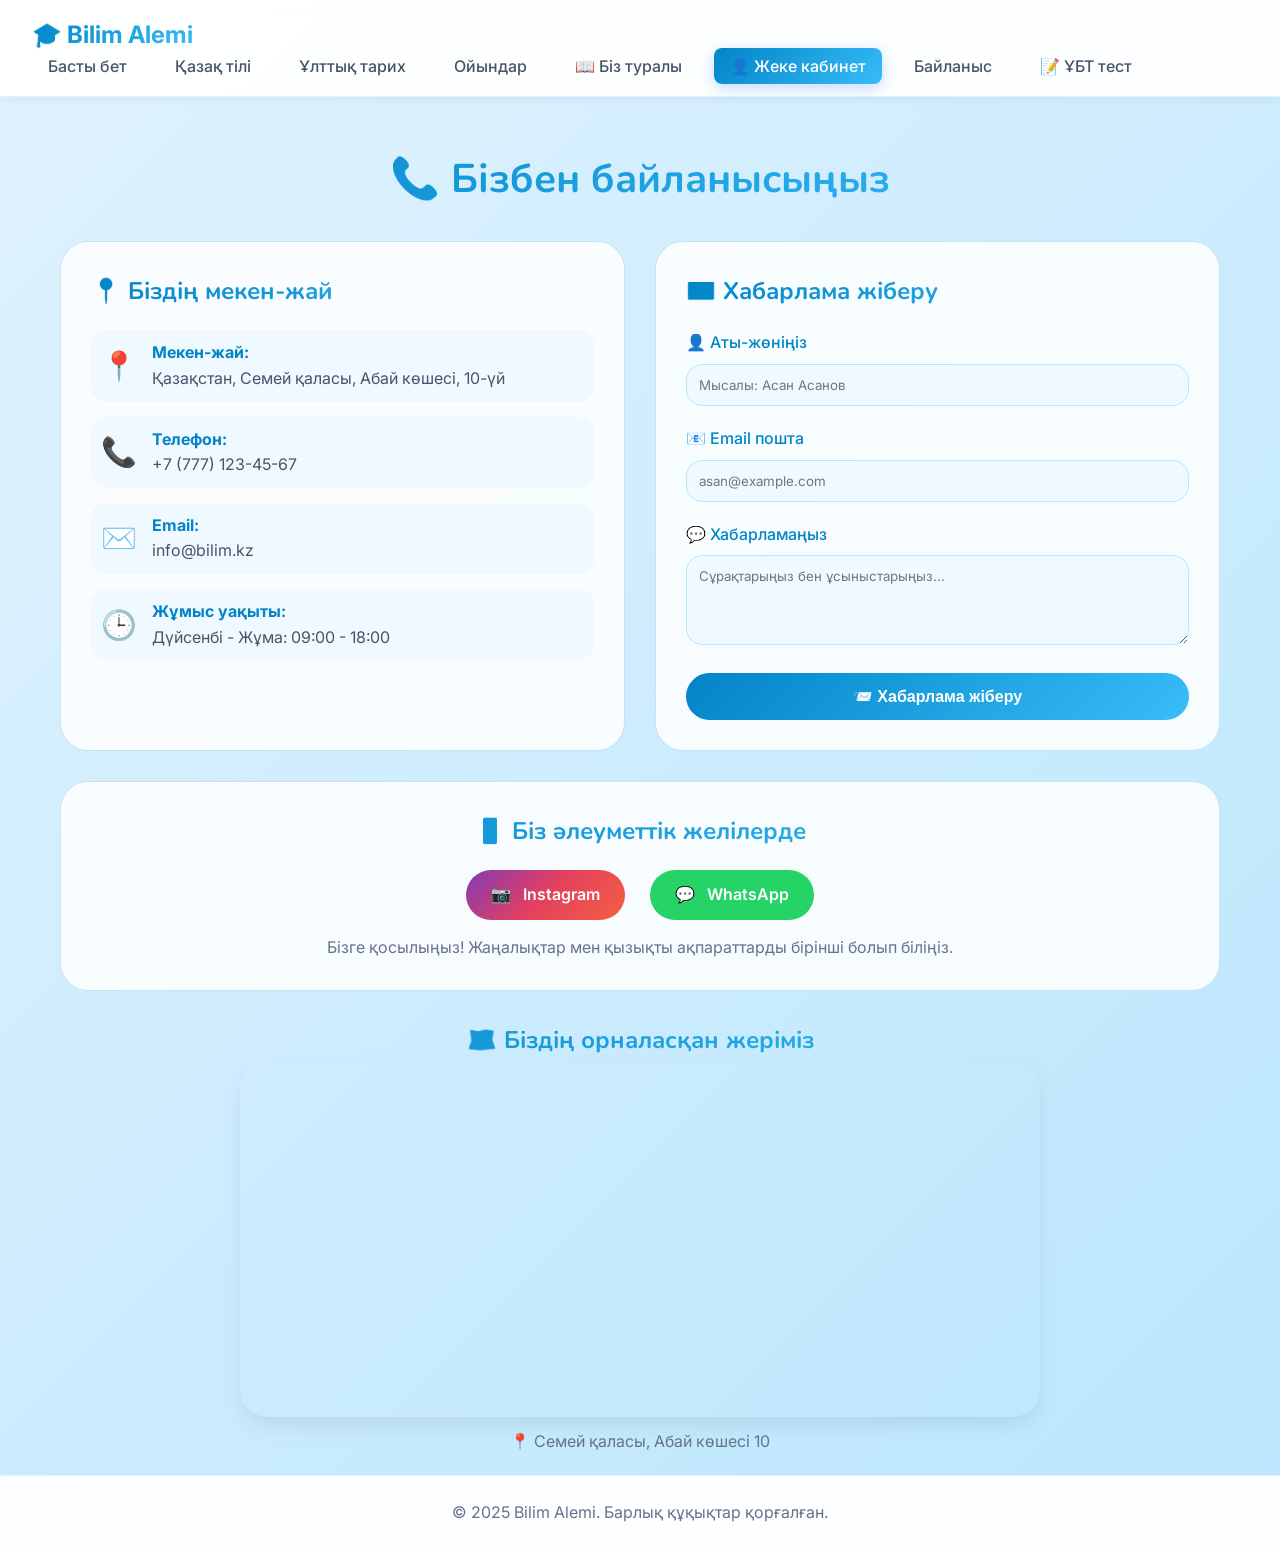
<file: profile.html>
<!DOCTYPE html>
<html lang="kk">
<head>
    <meta charset="UTF-8">
    <meta name="viewport" content="width=device-width, initial-scale=1.0">
    <title>Байланыс | Bilim Alemi</title>
    <link rel="stylesheet" href="style.css">
    <style>
        body {
            background: linear-gradient(135deg, #e0f2fe 0%, #bae6fd 100%);
            font-family: 'Inter', sans-serif;
            color: #0f172a;
            min-height: 100vh;
            display: flex;
            flex-direction: column;
        }

        header {
            background: rgba(255, 255, 255, 0.95);
            backdrop-filter: blur(10px);
            padding: 1rem 2rem;
            display: flex;
            justify-content: space-between;
            align-items: center;
            flex-wrap: wrap;
            position: sticky;
            top: 0;
            z-index: 100;
            box-shadow: 0 2px 10px rgba(0, 0, 0, 0.05);
            border-bottom: 1px solid #e0f2fe;
        }

        .logo a {
            color: #0284c7;
            text-decoration: none;
            font-size: 1.5rem;
            font-weight: bold;
            background: linear-gradient(135deg, #0284c7, #38bdf8);
            -webkit-background-clip: text;
            background-clip: text;
            color: transparent;
        }

        nav ul {
            list-style: none;
            display: flex;
            gap: 1rem;
            flex-wrap: wrap;
        }

        nav ul li a {
            color: #475569;
            text-decoration: none;
            padding: 0.5rem 1rem;
            border-radius: 8px;
            transition: all 0.3s;
            font-weight: 500;
        }

        nav ul li a:hover {
            background: linear-gradient(135deg, #0284c7, #38bdf8);
            color: white;
        }

        nav ul li a.active {
            background: linear-gradient(135deg, #0284c7, #38bdf8);
            color: white;
        }

        main {
            flex: 1;
            max-width: 1200px;
            margin: 0 auto;
            padding: 20px;
            width: 100%;
        }

        .page-header {
            text-align: center;
            font-size: 2.5rem;
            background: linear-gradient(135deg, #0284c7, #38bdf8);
            -webkit-background-clip: text;
            background-clip: text;
            color: transparent;
            margin: 30px auto;
            display: block;
        }

        .contact-wrapper { 
            display: grid; 
            grid-template-columns: repeat(auto-fit, minmax(350px, 1fr)); 
            gap: 30px; 
            margin-bottom: 30px; 
        }

        .contact-card { 
            background: rgba(255, 255, 255, 0.85); 
            backdrop-filter: blur(10px); 
            border-radius: 28px; 
            padding: 30px; 
            transition: all 0.3s; 
            border: 1px solid rgba(2, 132, 199, 0.2); 
        }

        .contact-card:hover { 
            transform: translateY(-5px); 
            border-color: #0284c7; 
            background: white; 
            box-shadow: 0 10px 25px -5px rgba(2, 132, 199, 0.1); 
        }

        .contact-card h2 { 
            background: linear-gradient(135deg, #0284c7, #38bdf8); 
            -webkit-background-clip: text; 
            background-clip: text; 
            color: transparent; 
            margin-bottom: 20px; 
        }

        .contact-info-item { 
            display: flex; 
            align-items: center; 
            gap: 15px; 
            margin: 15px 0; 
            padding: 10px; 
            background: #f0f9ff; 
            border-radius: 15px; 
            transition: all 0.3s; 
        }

        .contact-info-item:hover { 
            background: #e0f2fe; 
            transform: translateX(5px); 
        }

        .contact-info-item .icon { font-size: 1.8rem; }
        .contact-info-item .text { color: #475569; }
        .contact-info-item .text strong { color: #0284c7; }

        .form-group { margin-bottom: 20px; }
        .form-group label { display: block; margin-bottom: 8px; color: #0284c7; font-weight: 500; }
        .form-group input, .form-group textarea { 
            width: 100%; padding: 12px; background: #f0f9ff; border: 1px solid #bae6fd; 
            border-radius: 16px; color: #1e293b; font-family: inherit; transition: all 0.3s;
        }
        .form-group input:focus, .form-group textarea:focus {
            outline: none; border-color: #0284c7; box-shadow: 0 0 0 2px rgba(2,132,199,0.2);
        }
        .submit-btn { 
            background: linear-gradient(135deg, #0284c7, #38bdf8); color: white; border: none; 
            padding: 14px; border-radius: 50px; width: 100%; cursor: pointer; font-weight: 600;
            transition: all 0.3s;
        }
        .submit-btn:hover { transform: scale(1.02); box-shadow: 0 4px 15px rgba(2,132,199,0.4); }

        .map-wrapper { border-radius: 28px; overflow: hidden; max-width: 800px; margin: 0 auto; box-shadow: 0 10px 25px -5px rgba(0,0,0,0.1); }
        .map-wrapper iframe { width: 100%; height: 350px; border: none; }

        .social-links { display: flex; justify-content: center; gap: 25px; margin-top: 20px; flex-wrap: wrap; }
        .social-btn { display: inline-flex; align-items: center; gap: 12px; padding: 12px 25px; border-radius: 50px; text-decoration: none; font-weight: 600; transition: all 0.3s; }
        .social-btn.instagram { background: linear-gradient(135deg, #833AB4, #E4405F, #F56040); color: white; }
        .social-btn.whatsapp { background: #25D366; color: white; }
        .social-btn:hover { transform: translateY(-3px) scale(1.05); }

        .success-message { background: #10b981; color: white; padding: 12px; border-radius: 12px; text-align: center; margin-top: 15px; display: none; }

        .admin-link {
            display: inline-block;
            margin-top: 15px;
            color: #0284c7;
            text-decoration: none;
            font-size: 0.9rem;
        }
        .admin-link:hover { text-decoration: underline; }

        footer {
            background: rgba(255, 255, 255, 0.95);
            backdrop-filter: blur(10px);
            color: #64748b;
            text-align: center;
            padding: 1.5rem;
            margin-top: auto;
            border-top: 1px solid #e0f2fe;
        }

        @media (max-width: 768px) { 
            .social-links { flex-direction: column; align-items: center; } 
            .social-btn { width: 80%; justify-content: center; }
            header { flex-direction: column; gap: 15px; text-align: center; }
            nav ul { justify-content: center; }
            .page-header { font-size: 1.8rem; }
        }
    </style>
</head>
<body>

<header>
    <div class="logo"><a href="index.html">🎓 Bilim Alemi</a></div>
    <nav>
        <ul>
            <li><a href="index.html">Басты бет</a></li>
            <li><a href="kazak_tili.html">Қазақ тілі</a></li>
            <li><a href="tarix.html">Ұлттық тарих</a></li>
            <li><a href="game.html">Ойындар</a></li>
            <li><a href="about.html">📖 Біз туралы</a></li>
            <li><a href="profile.html" class="active">👤 Жеке кабинет</a></li>
            <li><a href="contact.html">Байланыс</a></li>
            <li><a href="test.html">📝 ҰБТ тест</a></li>
        </ul>
    </nav>
</header>

<main>
    <h1 class="page-header">📞 Бізбен байланысыңыз</h1>
    
    <div class="contact-wrapper">
        <div class="contact-card">
            <h2>📍 Біздің мекен-жай</h2>
            <div class="contact-info-item"><div class="icon">📍</div><div class="text"><strong>Мекен-жай:</strong><br>Қазақстан, Семей қаласы, Абай көшесі, 10-үй</div></div>
            <div class="contact-info-item"><div class="icon">📞</div><div class="text"><strong>Телефон:</strong><br>+7 (777) 123-45-67</div></div>
            <div class="contact-info-item"><div class="icon">✉️</div><div class="text"><strong>Email:</strong><br>info@bilim.kz</div></div>
            <div class="contact-info-item"><div class="icon">🕒</div><div class="text"><strong>Жұмыс уақыты:</strong><br>Дүйсенбі - Жұма: 09:00 - 18:00</div></div>
        </div>

        <div class="contact-card">
            <h2>✉️ Хабарлама жіберу</h2>
            <form id="contactForm">
                <div class="form-group"><label>👤 Аты-жөніңіз</label><input type="text" id="userName" placeholder="Мысалы: Асан Асанов" required></div>
                <div class="form-group"><label>📧 Email пошта</label><input type="email" id="userEmail" placeholder="asan@example.com" required></div>
                <div class="form-group"><label>💬 Хабарламаңыз</label><textarea id="userMessage" rows="4" placeholder="Сұрақтарыңыз бен ұсыныстарыңыз..." required></textarea></div>
                <button type="submit" class="submit-btn">📨 Хабарлама жіберу</button>
                <div id="successMessage" class="success-message">✅ Хабарламаңыз сәтті жіберілді!</div>
            </form>
        </div>
    </div>

    <div class="contact-card" style="text-align: center; margin-bottom: 30px;">
        <h2 style="justify-content: center;">📱 Біз әлеуметтік желілерде</h2>
        <div class="social-links">
            <a href="#" class="social-btn instagram" id="instagramLink" target="_blank"><span class="social-icon">📷</span><span>Instagram</span></a>
            <a href="#" class="social-btn whatsapp" id="whatsappLink" target="_blank"><span class="social-icon">💬</span><span>WhatsApp</span></a>
        </div>
        <p style="color: #64748b; margin-top: 15px;">Бізге қосылыңыз! Жаңалықтар мен қызықты ақпараттарды бірінші болып біліңіз.</p>
    </div>

    <div class="map-container">
        <h2 style="text-align: center; background: linear-gradient(135deg, #0284c7, #38bdf8); -webkit-background-clip: text; background-clip: text; color: transparent;">🗺️ Біздің орналасқан жеріміз</h2>
        <div class="map-wrapper">
            <iframe src="https://www.google.com/maps/embed?pb=!1m18!1m12!1m3!1d36616.44973253288!2d80.210355!3d50.411456!2m3!1f0!2f0!3f0!3m2!1i1024!2i768!4f13.1!3m3!1m2!1s0x42914a94721b6a23%3A0x5bb3f0f6cf5cc35b!2z0KHQsNC50L3QtdC90YHQutCw0Y8g0JrQvtC80L_QtdGC0YDQvtC1!5e0!3m2!1sru!2skz!4v1695737999999!5m2!1sru!2skz" allowfullscreen="" loading="lazy"></iframe>
        </div>
        <p style="text-align: center; color: #64748b; margin-top: 12px;">📍 Семей қаласы, Абай көшесі 10</p>
    </div>
</main>

<footer>
    <p>&copy; 2025 Bilim Alemi. Барлық құқықтар қорғалған.</p>
</footer>

<script>
    // Хабарламаларды сақтау функциясы
    function saveMessage(name, email, message) {
        let messages = JSON.parse(localStorage.getItem('contactMessages') || '[]');
        const newMessage = {
            id: Date.now(),
            name: name,
            email: email,
            message: message,
            date: new Date().toLocaleString(),
            read: false
        };
        messages.push(newMessage);
        localStorage.setItem('contactMessages', JSON.stringify(messages));
    }

    document.getElementById('contactForm').addEventListener('submit', function(e) { 
        e.preventDefault(); 
        
        const name = document.getElementById('userName').value;
        const email = document.getElementById('userEmail').value;
        const message = document.getElementById('userMessage').value;
        
        // Хабарламаны сақтау
        saveMessage(name, email, message);
        
        document.getElementById('successMessage').style.display = 'block'; 
        document.getElementById('userName').value = ''; 
        document.getElementById('userEmail').value = ''; 
        document.getElementById('userMessage').value = ''; 
        
        setTimeout(() => { 
            document.getElementById('successMessage').style.display = 'none'; 
        }, 3000); 
    });
    
    document.getElementById('instagramLink').href = 'https://www.instagram.com/';
    document.getElementById('whatsappLink').href = 'https://wa.me/77001275939';
</script>

</body>
</html>
</file>
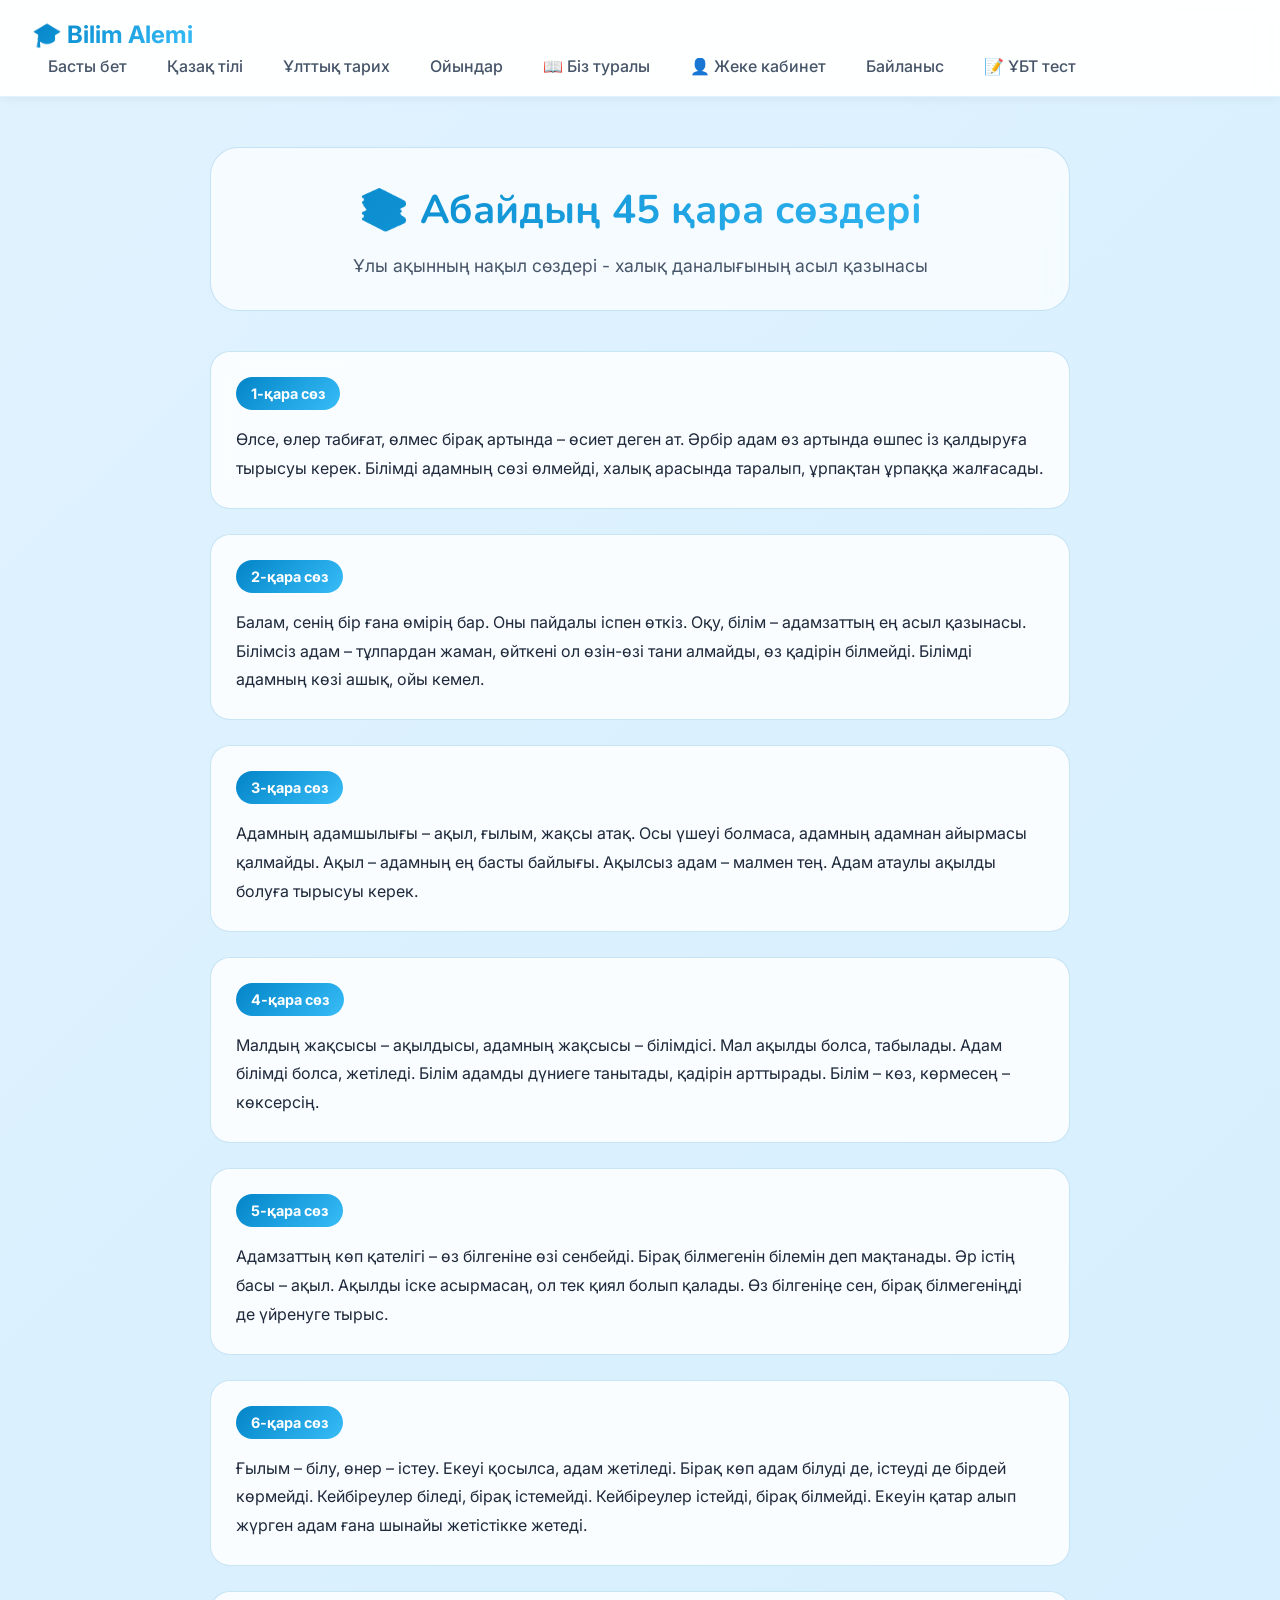
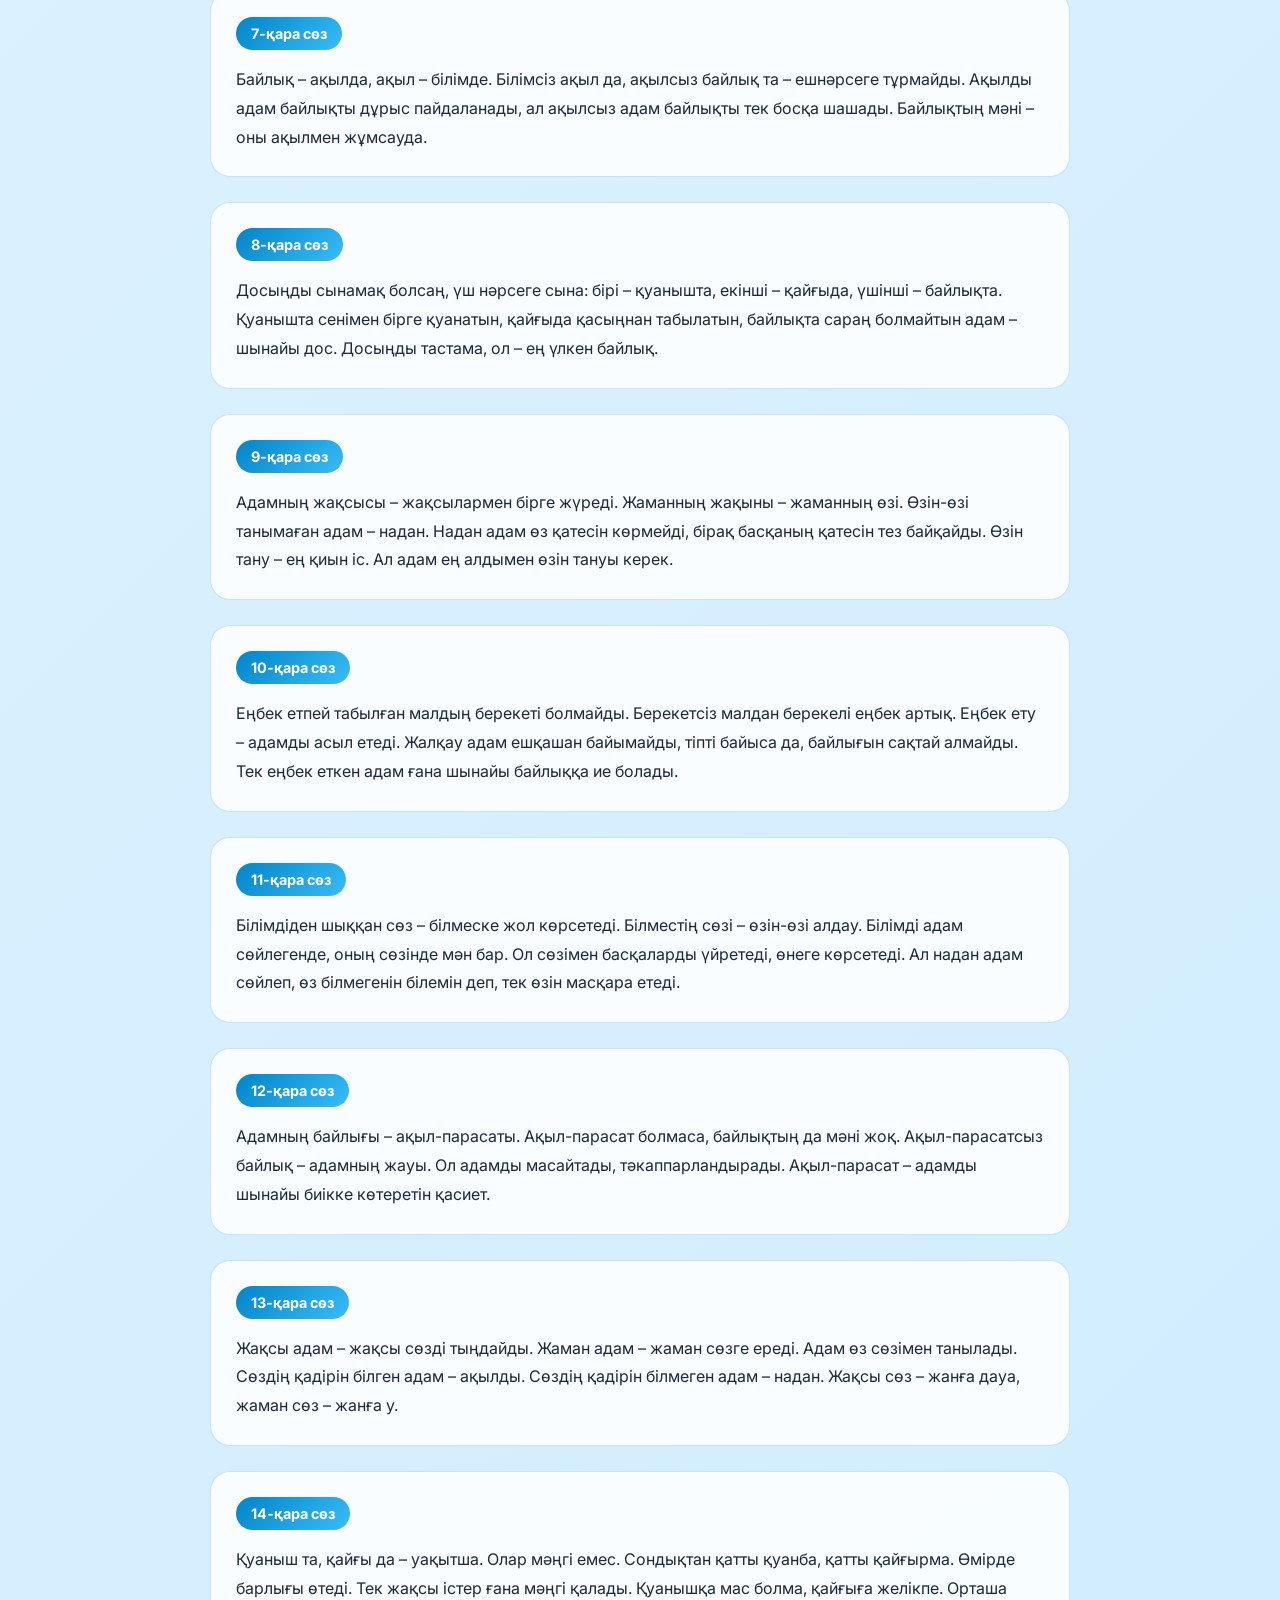
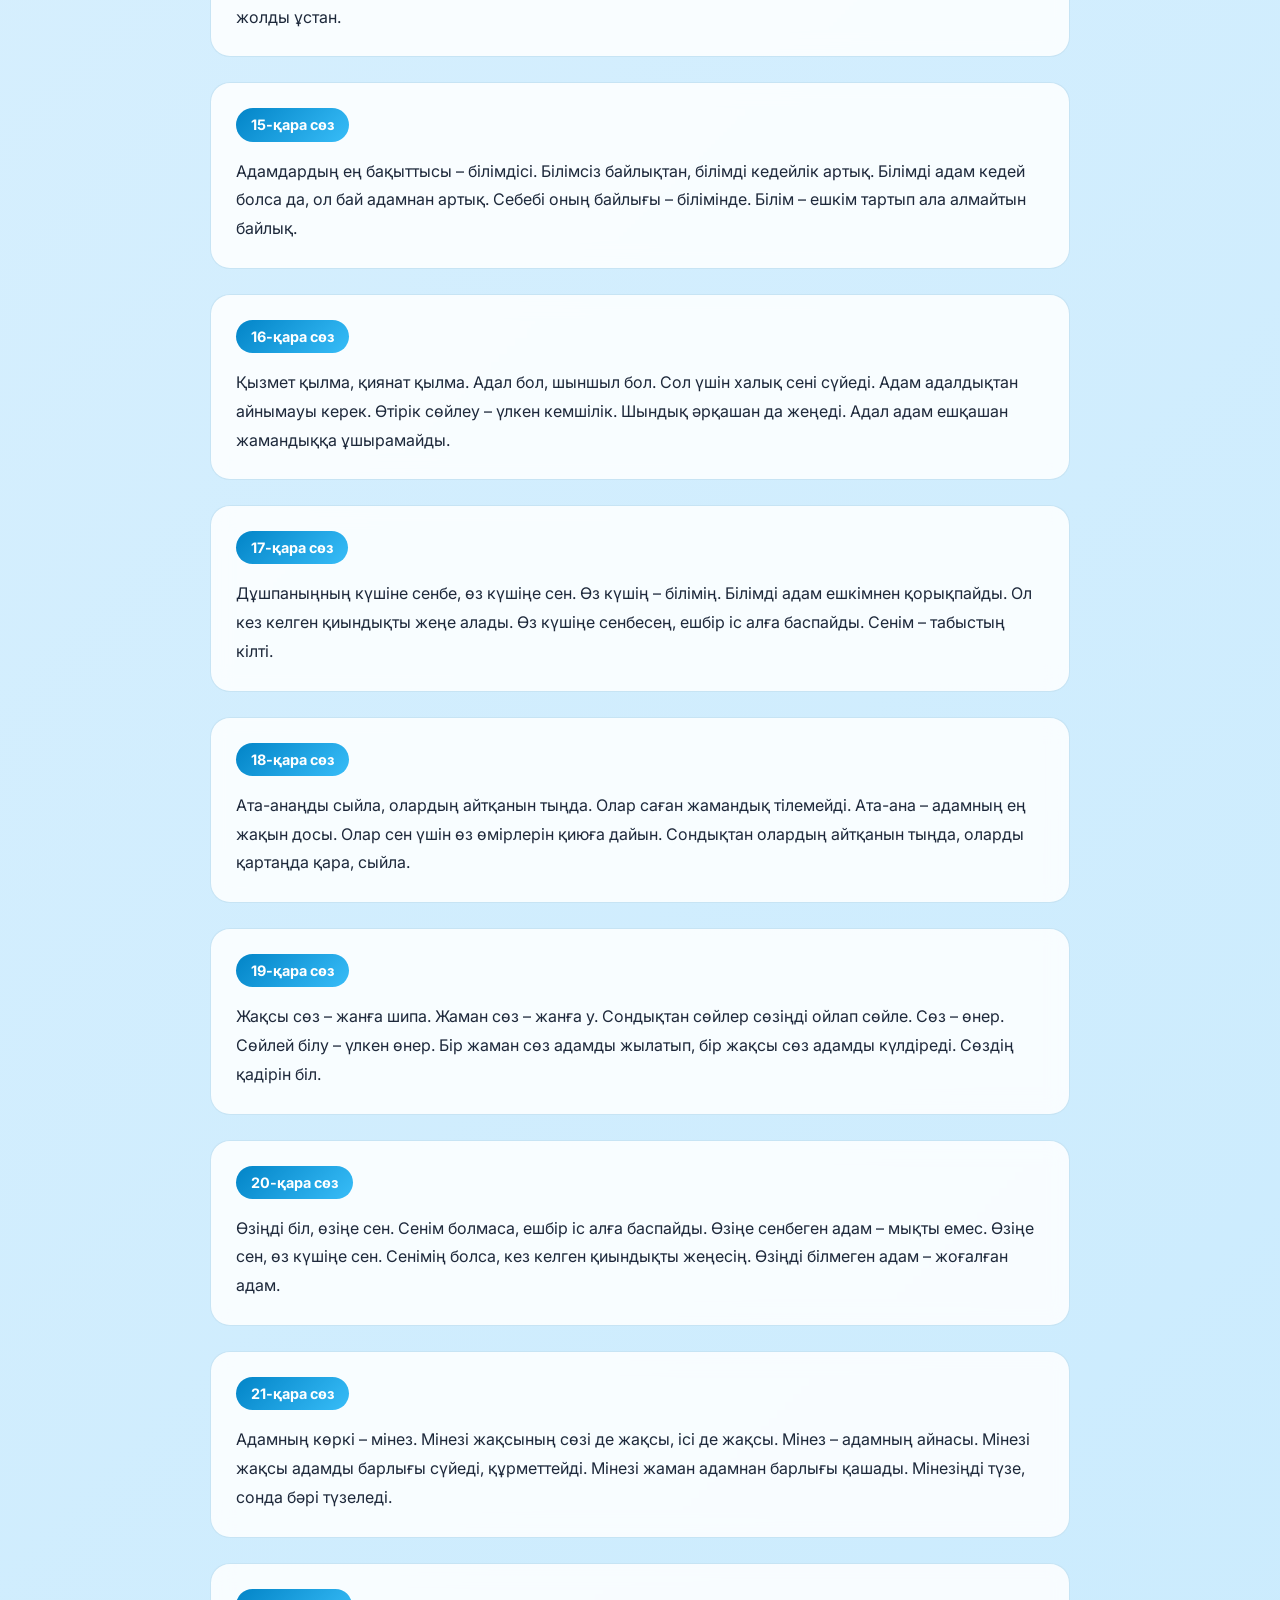
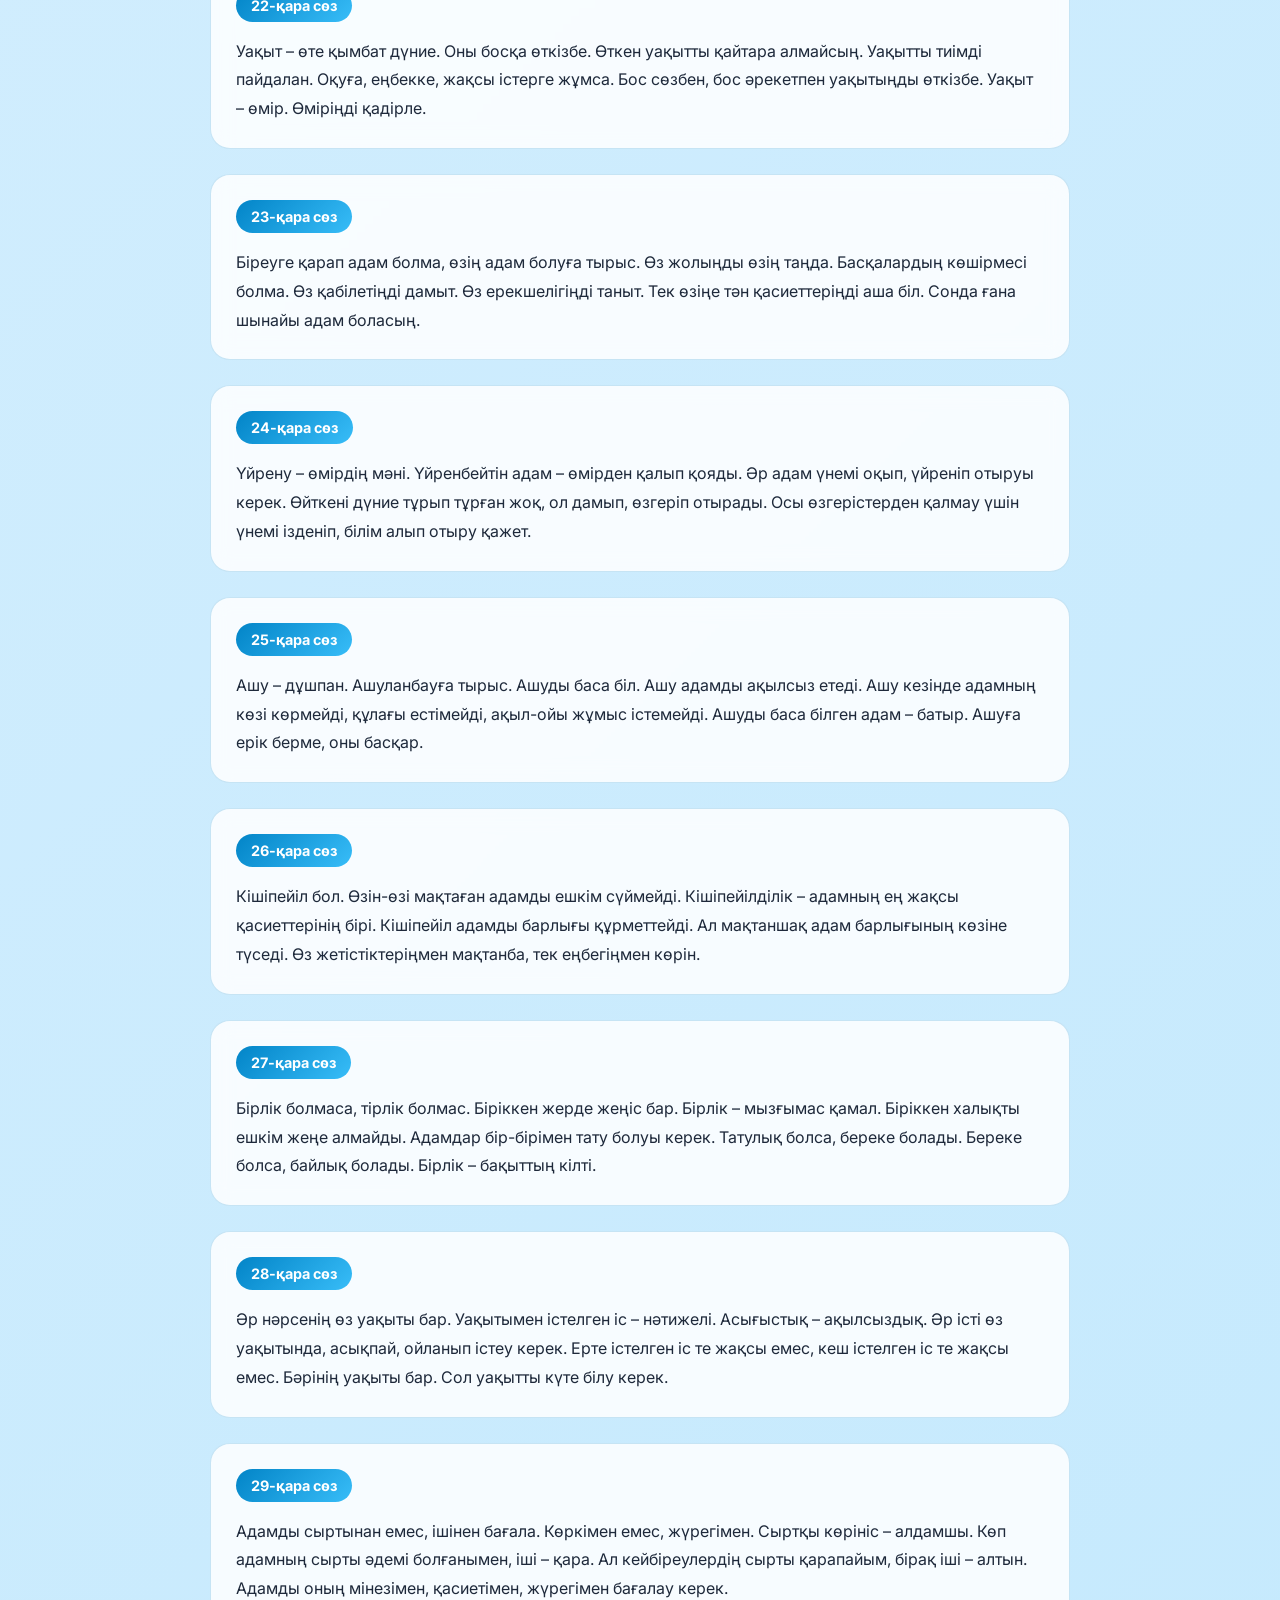
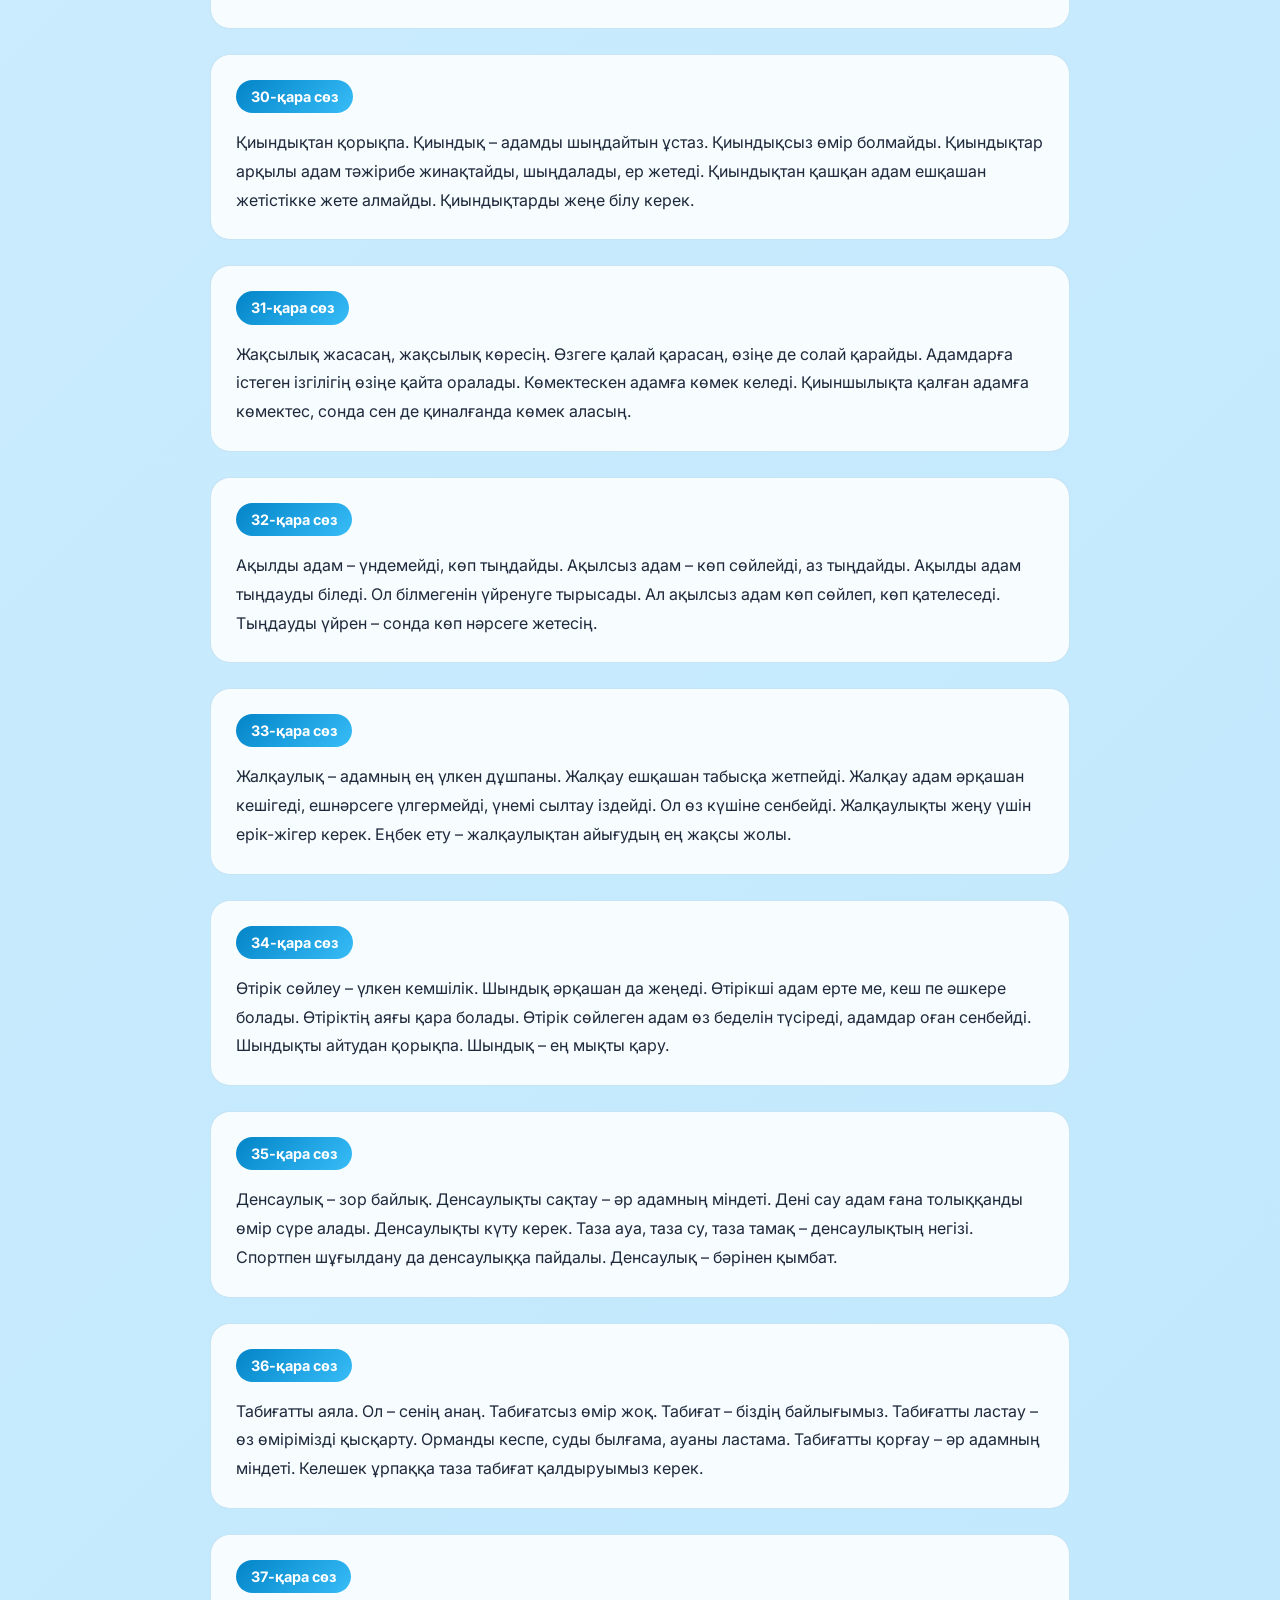
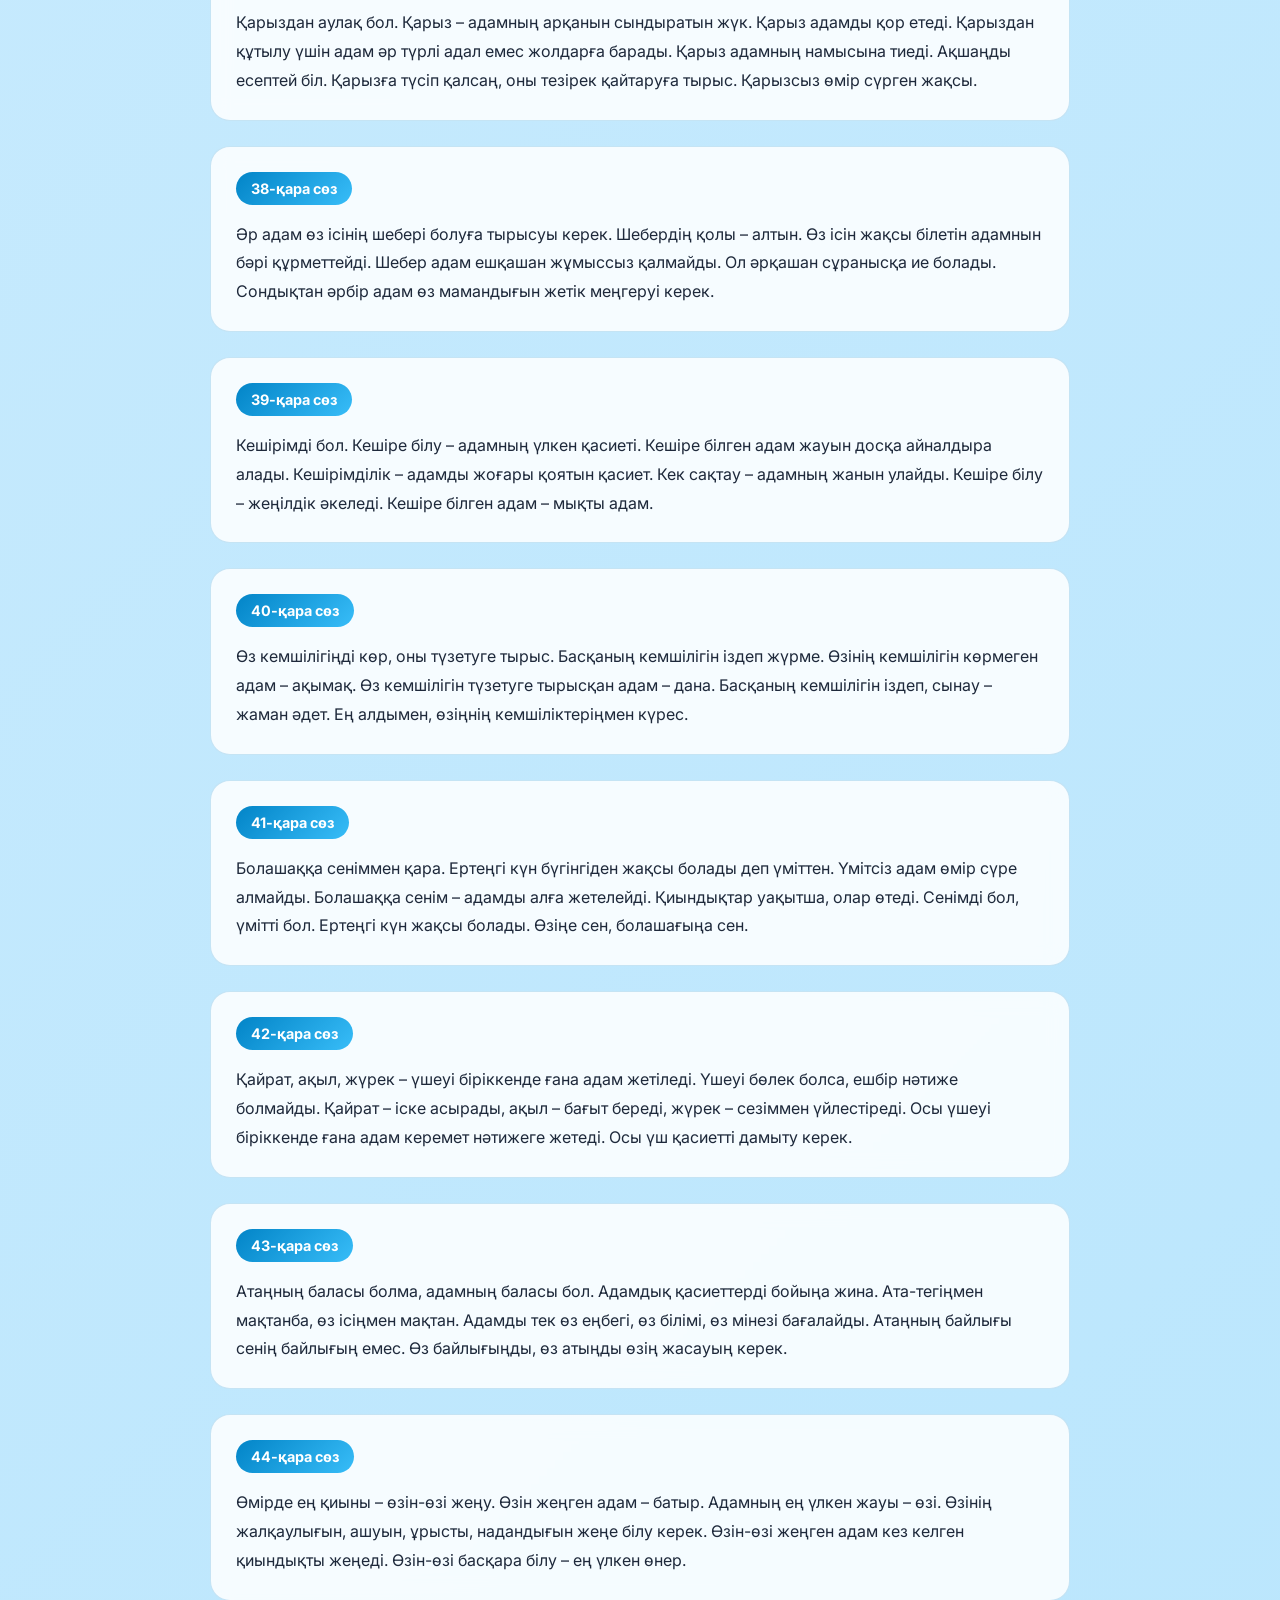
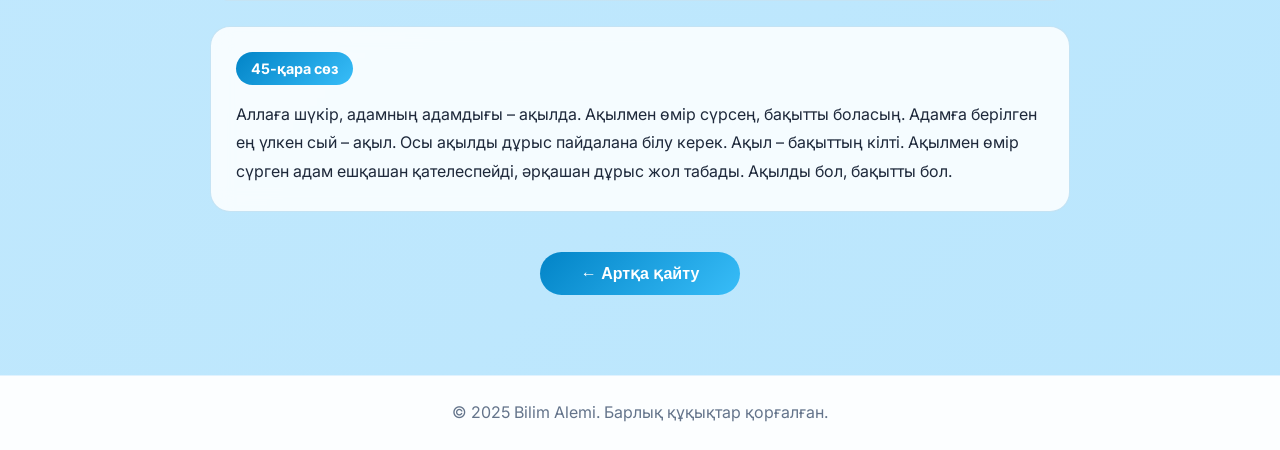
<file: qarasoz.html>
<!DOCTYPE html>
<html lang="kk">
<head>
    <meta charset="UTF-8">
    <meta name="viewport" content="width=device-width, initial-scale=1.0, user-scalable=yes, maximum-scale=1.0">
    <title>Абайдың 45 қара сөзі | Bilim Alemi</title>
    <link rel="stylesheet" href="style.css">
    <style>
        /* ========== ЖАЛПЫ СТИЛЬ ========== */
        * {
            margin: 0;
            padding: 0;
            box-sizing: border-box;
        }

        body {
            background: linear-gradient(135deg, #e0f2fe 0%, #bae6fd 100%);
            font-family: 'Inter', 'Segoe UI', sans-serif;
            color: #0f172a;
            min-height: 100vh;
            display: flex;
            flex-direction: column;
        }

        /* ========== ХЕДЕР ========== */
        header {
            background: rgba(255, 255, 255, 0.95);
            backdrop-filter: blur(10px);
            padding: 0.8rem 1rem;
            display: flex;
            justify-content: space-between;
            align-items: center;
            flex-wrap: wrap;
            position: sticky;
            top: 0;
            z-index: 100;
            box-shadow: 0 2px 10px rgba(0, 0, 0, 0.05);
            border-bottom: 1px solid #e0f2fe;
        }

        @media (min-width: 768px) {
            header {
                padding: 1rem 2rem;
            }
        }

        .logo a {
            color: #0284c7;
            text-decoration: none;
            font-size: 1.2rem;
            font-weight: bold;
            background: linear-gradient(135deg, #0284c7, #38bdf8);
            -webkit-background-clip: text;
            background-clip: text;
            color: transparent;
        }

        @media (min-width: 768px) {
            .logo a {
                font-size: 1.5rem;
            }
        }

        nav ul {
            list-style: none;
            display: flex;
            gap: 0.5rem;
            flex-wrap: wrap;
            justify-content: center;
        }

        nav ul li a {
            color: #475569;
            text-decoration: none;
            padding: 0.4rem 0.8rem;
            border-radius: 20px;
            transition: all 0.3s;
            font-weight: 500;
            font-size: 0.75rem;
            background: rgba(255,255,255,0.6);
        }

        @media (min-width: 768px) {
            nav ul li a {
                padding: 0.5rem 1rem;
                font-size: 1rem;
                border-radius: 8px;
                background: transparent;
            }
        }

        nav ul li a:hover {
            background: linear-gradient(135deg, #0284c7, #38bdf8);
            color: white;
        }

        nav ul li a.active {
            background: linear-gradient(135deg, #0284c7, #38bdf8);
            color: white;
        }

        /* ========== НЕГІЗГІ КОНТЕНТ ========== */
        .qarasoz-container {
            max-width: 900px;
            margin: 30px auto;
            padding: 0 15px;
        }

        @media (min-width: 768px) {
            .qarasoz-container {
                margin: 50px auto;
                padding: 0 20px;
            }
        }

        .header {
            text-align: center;
            margin-bottom: 25px;
            background: rgba(255, 255, 255, 0.7);
            backdrop-filter: blur(10px);
            padding: 20px;
            border-radius: 24px;
            border: 1px solid rgba(2, 132, 199, 0.2);
        }

        @media (min-width: 768px) {
            .header {
                margin-bottom: 40px;
                padding: 30px;
                border-radius: 28px;
            }
        }

        .header h1 {
            background: linear-gradient(135deg, #0284c7, #38bdf8);
            -webkit-background-clip: text;
            background-clip: text;
            color: transparent;
            font-size: 1.6rem;
            margin-bottom: 8px;
        }

        @media (min-width: 768px) {
            .header h1 {
                font-size: 2.5rem;
                margin-bottom: 10px;
            }
        }

        .header p {
            color: #475569;
            font-size: 0.85rem;
        }

        @media (min-width: 768px) {
            .header p {
                font-size: 1.1rem;
            }
        }

        /* ========== ҚАРА СӨЗ КАРТОЧКАЛАРЫ ========== */
        .qarasoz-list {
            display: flex;
            flex-direction: column;
            gap: 15px;
        }

        @media (min-width: 768px) {
            .qarasoz-list {
                gap: 25px;
            }
        }

        .qarasoz-item {
            background: rgba(255, 255, 255, 0.85);
            backdrop-filter: blur(10px);
            border-radius: 18px;
            padding: 18px;
            border: 1px solid rgba(2, 132, 199, 0.2);
            transition: all 0.3s;
        }

        @media (min-width: 768px) {
            .qarasoz-item {
                border-radius: 20px;
                padding: 25px;
            }
        }

        .qarasoz-item:hover {
            transform: translateX(5px);
            border-color: #0284c7;
            background: white;
            box-shadow: 0 10px 25px -5px rgba(2, 132, 199, 0.1);
        }

        @media (min-width: 768px) {
            .qarasoz-item:hover {
                transform: translateX(8px);
            }
        }

        .qarasoz-number {
            display: inline-block;
            background: linear-gradient(135deg, #0284c7, #38bdf8);
            color: white;
            padding: 4px 12px;
            border-radius: 50px;
            font-size: 0.75rem;
            font-weight: bold;
            margin-bottom: 10px;
        }

        @media (min-width: 768px) {
            .qarasoz-number {
                padding: 5px 15px;
                font-size: 0.9rem;
                margin-bottom: 15px;
            }
        }

        .qarasoz-text {
            color: #1e293b;
            line-height: 1.5;
            font-size: 0.85rem;
        }

        @media (min-width: 768px) {
            .qarasoz-text {
                line-height: 1.8;
                font-size: 1rem;
            }
        }

        /* ========== АРТҚА ҚАЙТУ БАТЫРМАСЫ ========== */
        .back-btn {
            display: block;
            width: 180px;
            margin: 30px auto 0;
            background: linear-gradient(135deg, #0284c7, #38bdf8);
            color: white;
            text-align: center;
            padding: 10px 20px;
            border-radius: 50px;
            text-decoration: none;
            font-weight: bold;
            transition: all 0.3s;
            border: none;
            cursor: pointer;
            font-size: 0.9rem;
        }

        @media (min-width: 768px) {
            .back-btn {
                width: 200px;
                margin: 40px auto 0;
                padding: 12px 25px;
                font-size: 1rem;
            }
        }

        .back-btn:hover {
            transform: scale(1.05);
            box-shadow: 0 8px 20px rgba(2, 132, 199, 0.4);
        }

        /* ========== ФУТЕР ========== */
        footer {
            background: rgba(255, 255, 255, 0.95);
            backdrop-filter: blur(10px);
            color: #64748b;
            text-align: center;
            padding: 1rem;
            margin-top: 30px;
            border-top: 1px solid #e0f2fe;
            font-size: 0.7rem;
        }

        @media (min-width: 768px) {
            footer {
                padding: 1.5rem;
                margin-top: 30px;
                font-size: 1rem;
            }
        }
    </style>
</head>
<body>

<header>
    <div class="logo"><a href="index.html">🎓 Bilim Alemi</a></div>
    <nav>
        <ul>
            <li><a href="index.html">Басты бет</a></li>
            <li><a href="kazak_tili.html">Қазақ тілі</a></li>
            <li><a href="tarih.html">Ұлттық тарих</a></li>
            <li><a href="game.html">Ойындар</a></li>
            <li><a href="about.html">📖 Біз туралы</a></li>
            <li><a href="profile.html">👤 Жеке кабинет</a></li>
            <li><a href="contact.html">Байланыс</a></li>
            <li><a href="test.html">📝 ҰБТ тест</a></li>
        </ul>
    </nav>
</header>

<div class="qarasoz-container">
    <div class="header">
        <h1> 📚 <span class="hero-title-text">Абайдың 45 қара сөздері</span></h1>
        <p>Ұлы ақынның нақыл сөздері - халық даналығының асыл қазынасы</p>
    </div>

    <div class="qarasoz-list">
        <div class="qarasoz-item">
            <div class="qarasoz-number">1-қара сөз</div>
            <div class="qarasoz-text">Өлсе, өлер табиғат, өлмес бірақ артында – өсиет деген ат. Әрбір адам өз артында өшпес із қалдыруға тырысуы керек. Білімді адамның сөзі өлмейді, халық арасында таралып, ұрпақтан ұрпаққа жалғасады.</div>
        </div>
        <div class="qarasoz-item">
            <div class="qarasoz-number">2-қара сөз</div>
            <div class="qarasoz-text">Балам, сенің бір ғана өмірің бар. Оны пайдалы іспен өткіз. Оқу, білім – адамзаттың ең асыл қазынасы. Білімсіз адам – тұлпардан жаман, өйткені ол өзін-өзі тани алмайды, өз қадірін білмейді. Білімді адамның көзі ашық, ойы кемел.</div>
        </div>
        <div class="qarasoz-item">
            <div class="qarasoz-number">3-қара сөз</div>
            <div class="qarasoz-text">Адамның адамшылығы – ақыл, ғылым, жақсы атақ. Осы үшеуі болмаса, адамның адамнан айырмасы қалмайды. Ақыл – адамның ең басты байлығы. Ақылсыз адам – малмен тең. Адам атаулы ақылды болуға тырысуы керек.</div>
        </div>
        <div class="qarasoz-item">
            <div class="qarasoz-number">4-қара сөз</div>
            <div class="qarasoz-text">Малдың жақсысы – ақылдысы, адамның жақсысы – білімдісі. Мал ақылды болса, табылады. Адам білімді болса, жетіледі. Білім адамды дүниеге танытады, қадірін арттырады. Білім – көз, көрмесең – көксерсің.</div>
        </div>
        <div class="qarasoz-item">
            <div class="qarasoz-number">5-қара сөз</div>
            <div class="qarasoz-text">Адамзаттың көп қателігі – өз білгеніне өзі сенбейді. Бірақ білмегенін білемін деп мақтанады. Әр істің басы – ақыл. Ақылды іске асырмасаң, ол тек қиял болып қалады. Өз білгеніңе сен, бірақ білмегеніңді де үйренуге тырыс.</div>
        </div>
        <div class="qarasoz-item">
            <div class="qarasoz-number">6-қара сөз</div>
            <div class="qarasoz-text">Ғылым – білу, өнер – істеу. Екеуі қосылса, адам жетіледі. Бірақ көп адам білуді де, істеуді де бірдей көрмейді. Кейбіреулер біледі, бірақ істемейді. Кейбіреулер істейді, бірақ білмейді. Екеуін қатар алып жүрген адам ғана шынайы жетістікке жетеді.</div>
        </div>
        <div class="qarasoz-item">
            <div class="qarasoz-number">7-қара сөз</div>
            <div class="qarasoz-text">Байлық – ақылда, ақыл – білімде. Білімсіз ақыл да, ақылсыз байлық та – ешнәрсеге тұрмайды. Ақылды адам байлықты дұрыс пайдаланады, ал ақылсыз адам байлықты тек босқа шашады. Байлықтың мәні – оны ақылмен жұмсауда.</div>
        </div>
        <div class="qarasoz-item">
            <div class="qarasoz-number">8-қара сөз</div>
            <div class="qarasoz-text">Досыңды сынамақ болсаң, үш нәрсеге сына: бірі – қуанышта, екінші – қайғыда, үшінші – байлықта. Қуанышта сенімен бірге қуанатын, қайғыда қасыңнан табылатын, байлықта сараң болмайтын адам – шынайы дос. Досыңды тастама, ол – ең үлкен байлық.</div>
        </div>
        <div class="qarasoz-item">
            <div class="qarasoz-number">9-қара сөз</div>
            <div class="qarasoz-text">Адамның жақсысы – жақсылармен бірге жүреді. Жаманның жақыны – жаманның өзі. Өзін-өзі танымаған адам – надан. Надан адам өз қатесін көрмейді, бірақ басқаның қатесін тез байқайды. Өзін тану – ең қиын іс. Ал адам ең алдымен өзін тануы керек.</div>
        </div>
        <div class="qarasoz-item">
            <div class="qarasoz-number">10-қара сөз</div>
            <div class="qarasoz-text">Еңбек етпей табылған малдың берекеті болмайды. Берекетсіз малдан берекелі еңбек артық. Еңбек ету – адамды асыл етеді. Жалқау адам ешқашан байымайды, тіпті байыса да, байлығын сақтай алмайды. Тек еңбек еткен адам ғана шынайы байлыққа ие болады.</div>
        </div>
        <div class="qarasoz-item">
            <div class="qarasoz-number">11-қара сөз</div>
            <div class="qarasoz-text">Білімдіден шыққан сөз – білмеске жол көрсетеді. Білместің сөзі – өзін-өзі алдау. Білімді адам сөйлегенде, оның сөзінде мән бар. Ол сөзімен басқаларды үйретеді, өнеге көрсетеді. Ал надан адам сөйлеп, өз білмегенін білемін деп, тек өзін масқара етеді.</div>
        </div>
        <div class="qarasoz-item">
            <div class="qarasoz-number">12-қара сөз</div>
            <div class="qarasoz-text">Адамның байлығы – ақыл-парасаты. Ақыл-парасат болмаса, байлықтың да мәні жоқ. Ақыл-парасатсыз байлық – адамның жауы. Ол адамды масайтады, тәкаппарландырады. Ақыл-парасат – адамды шынайы биікке көтеретін қасиет.</div>
        </div>
        <div class="qarasoz-item">
            <div class="qarasoz-number">13-қара сөз</div>
            <div class="qarasoz-text">Жақсы адам – жақсы сөзді тыңдайды. Жаман адам – жаман сөзге ереді. Адам өз сөзімен танылады. Сөздің қадірін білген адам – ақылды. Сөздің қадірін білмеген адам – надан. Жақсы сөз – жанға дауа, жаман сөз – жанға у.</div>
        </div>
        <div class="qarasoz-item">
            <div class="qarasoz-number">14-қара сөз</div>
            <div class="qarasoz-text">Қуаныш та, қайғы да – уақытша. Олар мәңгі емес. Сондықтан қатты қуанба, қатты қайғырма. Өмірде барлығы өтеді. Тек жақсы істер ғана мәңгі қалады. Қуанышқа мас болма, қайғыға желікпе. Орташа жолды ұстан.</div>
        </div>
        <div class="qarasoz-item">
            <div class="qarasoz-number">15-қара сөз</div>
            <div class="qarasoz-text">Адамдардың ең бақыттысы – білімдісі. Білімсіз байлықтан, білімді кедейлік артық. Білімді адам кедей болса да, ол бай адамнан артық. Себебі оның байлығы – білімінде. Білім – ешкім тартып ала алмайтын байлық.</div>
        </div>
        <div class="qarasoz-item">
            <div class="qarasoz-number">16-қара сөз</div>
            <div class="qarasoz-text">Қызмет қылма, қиянат қылма. Адал бол, шыншыл бол. Сол үшін халық сені сүйеді. Адам адалдықтан айнымауы керек. Өтірік сөйлеу – үлкен кемшілік. Шындық әрқашан да жеңеді. Адал адам ешқашан жамандыққа ұшырамайды.</div>
        </div>
        <div class="qarasoz-item">
            <div class="qarasoz-number">17-қара сөз</div>
            <div class="qarasoz-text">Дұшпаныңның күшіне сенбе, өз күшіңе сен. Өз күшің – білімің. Білімді адам ешкімнен қорықпайды. Ол кез келген қиындықты жеңе алады. Өз күшіңе сенбесең, ешбір іс алға баспайды. Сенім – табыстың кілті.</div>
        </div>
        <div class="qarasoz-item">
            <div class="qarasoz-number">18-қара сөз</div>
            <div class="qarasoz-text">Ата-анаңды сыйла, олардың айтқанын тыңда. Олар саған жамандық тілемейді. Ата-ана – адамның ең жақын досы. Олар сен үшін өз өмірлерін қиюға дайын. Сондықтан олардың айтқанын тыңда, оларды қартаңда қара, сыйла.</div>
        </div>
        <div class="qarasoz-item">
            <div class="qarasoz-number">19-қара сөз</div>
            <div class="qarasoz-text">Жақсы сөз – жанға шипа. Жаман сөз – жанға у. Сондықтан сөйлер сөзіңді ойлап сөйле. Сөз – өнер. Сөйлей білу – үлкен өнер. Бір жаман сөз адамды жылатып, бір жақсы сөз адамды күлдіреді. Сөздің қадірін біл.</div>
        </div>
        <div class="qarasoz-item">
            <div class="qarasoz-number">20-қара сөз</div>
            <div class="qarasoz-text">Өзіңді біл, өзіңе сен. Сенім болмаса, ешбір іс алға баспайды. Өзіңе сенбеген адам – мықты емес. Өзіңе сен, өз күшіңе сен. Сенімің болса, кез келген қиындықты жеңесің. Өзіңді білмеген адам – жоғалған адам.</div>
        </div>
        <div class="qarasoz-item">
            <div class="qarasoz-number">21-қара сөз</div>
            <div class="qarasoz-text">Адамның көркі – мінез. Мінезі жақсының сөзі де жақсы, ісі де жақсы. Мінез – адамның айнасы. Мінезі жақсы адамды барлығы сүйеді, құрметтейді. Мінезі жаман адамнан барлығы қашады. Мінезіңді түзе, сонда бәрі түзеледі.</div>
        </div>
        <div class="qarasoz-item">
            <div class="qarasoz-number">22-қара сөз</div>
            <div class="qarasoz-text">Уақыт – өте қымбат дүние. Оны босқа өткізбе. Өткен уақытты қайтара алмайсың. Уақытты тиімді пайдалан. Оқуға, еңбекке, жақсы істерге жұмса. Бос сөзбен, бос әрекетпен уақытыңды өткізбе. Уақыт – өмір. Өміріңді қадірле.</div>
        </div>
        <div class="qarasoz-item">
            <div class="qarasoz-number">23-қара сөз</div>
            <div class="qarasoz-text">Біреуге қарап адам болма, өзің адам болуға тырыс. Өз жолыңды өзің таңда. Басқалардың көшірмесі болма. Өз қабілетіңді дамыт. Өз ерекшелігіңді таныт. Тек өзіңе тән қасиеттеріңді аша біл. Сонда ғана шынайы адам боласың.</div>
        </div>
        <div class="qarasoz-item">
            <div class="qarasoz-number">24-қара сөз</div>
            <div class="qarasoz-text">Үйрену – өмірдің мәні. Үйренбейтін адам – өмірден қалып қояды. Әр адам үнемі оқып, үйреніп отыруы керек. Өйткені дүние тұрып тұрған жоқ, ол дамып, өзгеріп отырады. Осы өзгерістерден қалмау үшін үнемі ізденіп, білім алып отыру қажет.</div>
        </div>
        <div class="qarasoz-item">
            <div class="qarasoz-number">25-қара сөз</div>
            <div class="qarasoz-text">Ашу – дұшпан. Ашуланбауға тырыс. Ашуды баса біл. Ашу адамды ақылсыз етеді. Ашу кезінде адамның көзі көрмейді, құлағы естімейді, ақыл-ойы жұмыс істемейді. Ашуды баса білген адам – батыр. Ашуға ерік берме, оны басқар.</div>
        </div>
        <div class="qarasoz-item">
            <div class="qarasoz-number">26-қара сөз</div>
            <div class="qarasoz-text">Кішіпейіл бол. Өзін-өзі мақтаған адамды ешкім сүймейді. Кішіпейілділік – адамның ең жақсы қасиеттерінің бірі. Кішіпейіл адамды барлығы құрметтейді. Ал мақтаншақ адам барлығының көзіне түседі. Өз жетістіктеріңмен мақтанба, тек еңбегіңмен көрін.</div>
        </div>
        <div class="qarasoz-item">
            <div class="qarasoz-number">27-қара сөз</div>
            <div class="qarasoz-text">Бірлік болмаса, тірлік болмас. Біріккен жерде жеңіс бар. Бірлік – мызғымас қамал. Біріккен халықты ешкім жеңе алмайды. Адамдар бір-бірімен тату болуы керек. Татулық болса, береке болады. Береке болса, байлық болады. Бірлік – бақыттың кілті.</div>
        </div>
        <div class="qarasoz-item">
            <div class="qarasoz-number">28-қара сөз</div>
            <div class="qarasoz-text">Әр нәрсенің өз уақыты бар. Уақытымен істелген іс – нәтижелі. Асығыстық – ақылсыздық. Әр істі өз уақытында, асықпай, ойланып істеу керек. Ерте істелген іс те жақсы емес, кеш істелген іс те жақсы емес. Бәрінің уақыты бар. Сол уақытты күте білу керек.</div>
        </div>
        <div class="qarasoz-item">
            <div class="qarasoz-number">29-қара сөз</div>
            <div class="qarasoz-text">Адамды сыртынан емес, ішінен бағала. Көркімен емес, жүрегімен. Сыртқы көрініс – алдамшы. Көп адамның сырты әдемі болғанымен, іші – қара. Ал кейбіреулердің сырты қарапайым, бірақ іші – алтын. Адамды оның мінезімен, қасиетімен, жүрегімен бағалау керек.</div>
        </div>
        <div class="qarasoz-item">
            <div class="qarasoz-number">30-қара сөз</div>
            <div class="qarasoz-text">Қиындықтан қорықпа. Қиындық – адамды шыңдайтын ұстаз. Қиындықсыз өмір болмайды. Қиындықтар арқылы адам тәжірибе жинақтайды, шыңдалады, ер жетеді. Қиындықтан қашқан адам ешқашан жетістікке жете алмайды. Қиындықтарды жеңе білу керек.</div>
        </div>
        <div class="qarasoz-item">
            <div class="qarasoz-number">31-қара сөз</div>
            <div class="qarasoz-text">Жақсылық жасасаң, жақсылық көресің. Өзгеге қалай қарасаң, өзіңе де солай қарайды. Адамдарға істеген ізгілігің өзіңе қайта оралады. Көмектескен адамға көмек келеді. Қиыншылықта қалған адамға көмектес, сонда сен де қиналғанда көмек аласың.</div>
        </div>
        <div class="qarasoz-item">
            <div class="qarasoz-number">32-қара сөз</div>
            <div class="qarasoz-text">Ақылды адам – үндемейді, көп тыңдайды. Ақылсыз адам – көп сөйлейді, аз тыңдайды. Ақылды адам тыңдауды біледі. Ол білмегенін үйренуге тырысады. Ал ақылсыз адам көп сөйлеп, көп қателеседі. Тыңдауды үйрен – сонда көп нәрсеге жетесің.</div>
        </div>
        <div class="qarasoz-item">
            <div class="qarasoz-number">33-қара сөз</div>
            <div class="qarasoz-text">Жалқаулық – адамның ең үлкен дұшпаны. Жалқау ешқашан табысқа жетпейді. Жалқау адам әрқашан кешігеді, ешнәрсеге үлгермейді, үнемі сылтау іздейді. Ол өз күшіне сенбейді. Жалқаулықты жеңу үшін ерік-жігер керек. Еңбек ету – жалқаулықтан айығудың ең жақсы жолы.</div>
        </div>
        <div class="qarasoz-item">
            <div class="qarasoz-number">34-қара сөз</div>
            <div class="qarasoz-text">Өтірік сөйлеу – үлкен кемшілік. Шындық әрқашан да жеңеді. Өтірікші адам ерте ме, кеш пе әшкере болады. Өтіріктің аяғы қара болады. Өтірік сөйлеген адам өз беделін түсіреді, адамдар оған сенбейді. Шындықты айтудан қорықпа. Шындық – ең мықты қару.</div>
        </div>
        <div class="qarasoz-item">
            <div class="qarasoz-number">35-қара сөз</div>
            <div class="qarasoz-text">Денсаулық – зор байлық. Денсаулықты сақтау – әр адамның міндеті. Дені сау адам ғана толыққанды өмір сүре алады. Денсаулықты күту керек. Таза ауа, таза су, таза тамақ – денсаулықтың негізі. Спортпен шұғылдану да денсаулыққа пайдалы. Денсаулық – бәрінен қымбат.</div>
        </div>
        <div class="qarasoz-item">
            <div class="qarasoz-number">36-қара сөз</div>
            <div class="qarasoz-text">Табиғатты аяла. Ол – сенің анаң. Табиғатсыз өмір жоқ. Табиғат – біздің байлығымыз. Табиғатты ластау – өз өмірімізді қысқарту. Орманды кеспе, суды былғама, ауаны ластама. Табиғатты қорғау – әр адамның міндеті. Келешек ұрпаққа таза табиғат қалдыруымыз керек.</div>
        </div>
        <div class="qarasoz-item">
            <div class="qarasoz-number">37-қара сөз</div>
            <div class="qarasoz-text">Қарыздан аулақ бол. Қарыз – адамның арқанын сындыратын жүк. Қарыз адамды қор етеді. Қарыздан құтылу үшін адам әр түрлі адал емес жолдарға барады. Қарыз адамның намысына тиеді. Ақшаңды есептей біл. Қарызға түсіп қалсаң, оны тезірек қайтаруға тырыс. Қарызсыз өмір сүрген жақсы.</div>
        </div>
        <div class="qarasoz-item">
            <div class="qarasoz-number">38-қара сөз</div>
            <div class="qarasoz-text">Әр адам өз ісінің шебері болуға тырысуы керек. Шебердің қолы – алтын. Өз ісін жақсы білетін адамнын бәрі құрметтейді. Шебер адам ешқашан жұмыссыз қалмайды. Ол әрқашан сұранысқа ие болады. Сондықтан әрбір адам өз мамандығын жетік меңгеруі керек.</div>
        </div>
        <div class="qarasoz-item">
            <div class="qarasoz-number">39-қара сөз</div>
            <div class="qarasoz-text">Кешірімді бол. Кешіре білу – адамның үлкен қасиеті. Кешіре білген адам жауын досқа айналдыра алады. Кешірімділік – адамды жоғары қоятын қасиет. Кек сақтау – адамның жанын улайды. Кешіре білу – жеңілдік әкеледі. Кешіре білген адам – мықты адам.</div>
        </div>
        <div class="qarasoz-item">
            <div class="qarasoz-number">40-қара сөз</div>
            <div class="qarasoz-text">Өз кемшілігіңді көр, оны түзетуге тырыс. Басқаның кемшілігін іздеп жүрме. Өзінің кемшілігін көрмеген адам – ақымақ. Өз кемшілігін түзетуге тырысқан адам – дана. Басқаның кемшілігін іздеп, сынау – жаман әдет. Ең алдымен, өзіңнің кемшіліктеріңмен күрес.</div>
        </div>
        <div class="qarasoz-item">
            <div class="qarasoz-number">41-қара сөз</div>
            <div class="qarasoz-text">Болашаққа сеніммен қара. Ертеңгі күн бүгінгіден жақсы болады деп үміттен. Үмітсіз адам өмір сүре алмайды. Болашаққа сенім – адамды алға жетелейді. Қиындықтар уақытша, олар өтеді. Сенімді бол, үмітті бол. Ертеңгі күн жақсы болады. Өзіңе сен, болашағыңа сен.</div>
        </div>
        <div class="qarasoz-item">
            <div class="qarasoz-number">42-қара сөз</div>
            <div class="qarasoz-text">Қайрат, ақыл, жүрек – үшеуі біріккенде ғана адам жетіледі. Үшеуі бөлек болса, ешбір нәтиже болмайды. Қайрат – іске асырады, ақыл – бағыт береді, жүрек – сезіммен үйлестіреді. Осы үшеуі біріккенде ғана адам керемет нәтижеге жетеді. Осы үш қасиетті дамыту керек.</div>
        </div>
        <div class="qarasoz-item">
            <div class="qarasoz-number">43-қара сөз</div>
            <div class="qarasoz-text">Атаңның баласы болма, адамның баласы бол. Адамдық қасиеттерді бойыңа жина. Ата-тегіңмен мақтанба, өз ісіңмен мақтан. Адамды тек өз еңбегі, өз білімі, өз мінезі бағалайды. Атаңның байлығы сенің байлығың емес. Өз байлығыңды, өз атыңды өзің жасауың керек.</div>
        </div>
        <div class="qarasoz-item">
            <div class="qarasoz-number">44-қара сөз</div>
            <div class="qarasoz-text">Өмірде ең қиыны – өзін-өзі жеңу. Өзін жеңген адам – батыр. Адамның ең үлкен жауы – өзі. Өзінің жалқаулығын, ашуын, ұрысты, надандығын жеңе білу керек. Өзін-өзі жеңген адам кез келген қиындықты жеңеді. Өзін-өзі басқара білу – ең үлкен өнер.</div>
        </div>
        <div class="qarasoz-item">
            <div class="qarasoz-number">45-қара сөз</div>
            <div class="qarasoz-text">Аллаға шүкір, адамның адамдығы – ақылда. Ақылмен өмір сүрсең, бақытты боласың. Адамға берілген ең үлкен сый – ақыл. Осы ақылды дұрыс пайдалана білу керек. Ақыл – бақыттың кілті. Ақылмен өмір сүрген адам ешқашан қателеспейді, әрқашан дұрыс жол табады. Ақылды бол, бақытты бол.</div>
        </div>
    </div>

    <button class="back-btn" onclick="goBackToHistory()">← Артқа қайту</button>
</div>

<footer>
    <p>&copy; 2025 Bilim Alemi. Барлық құқықтар қорғалған.</p>
</footer>

<script>
    function goBackToHistory() {
        if (document.referrer && document.referrer.includes('tarih.html')) {
            window.history.back();
        } else {
            window.location.href = 'tarih.html';
        }
    }
</script>

</body>
</html>
</file>
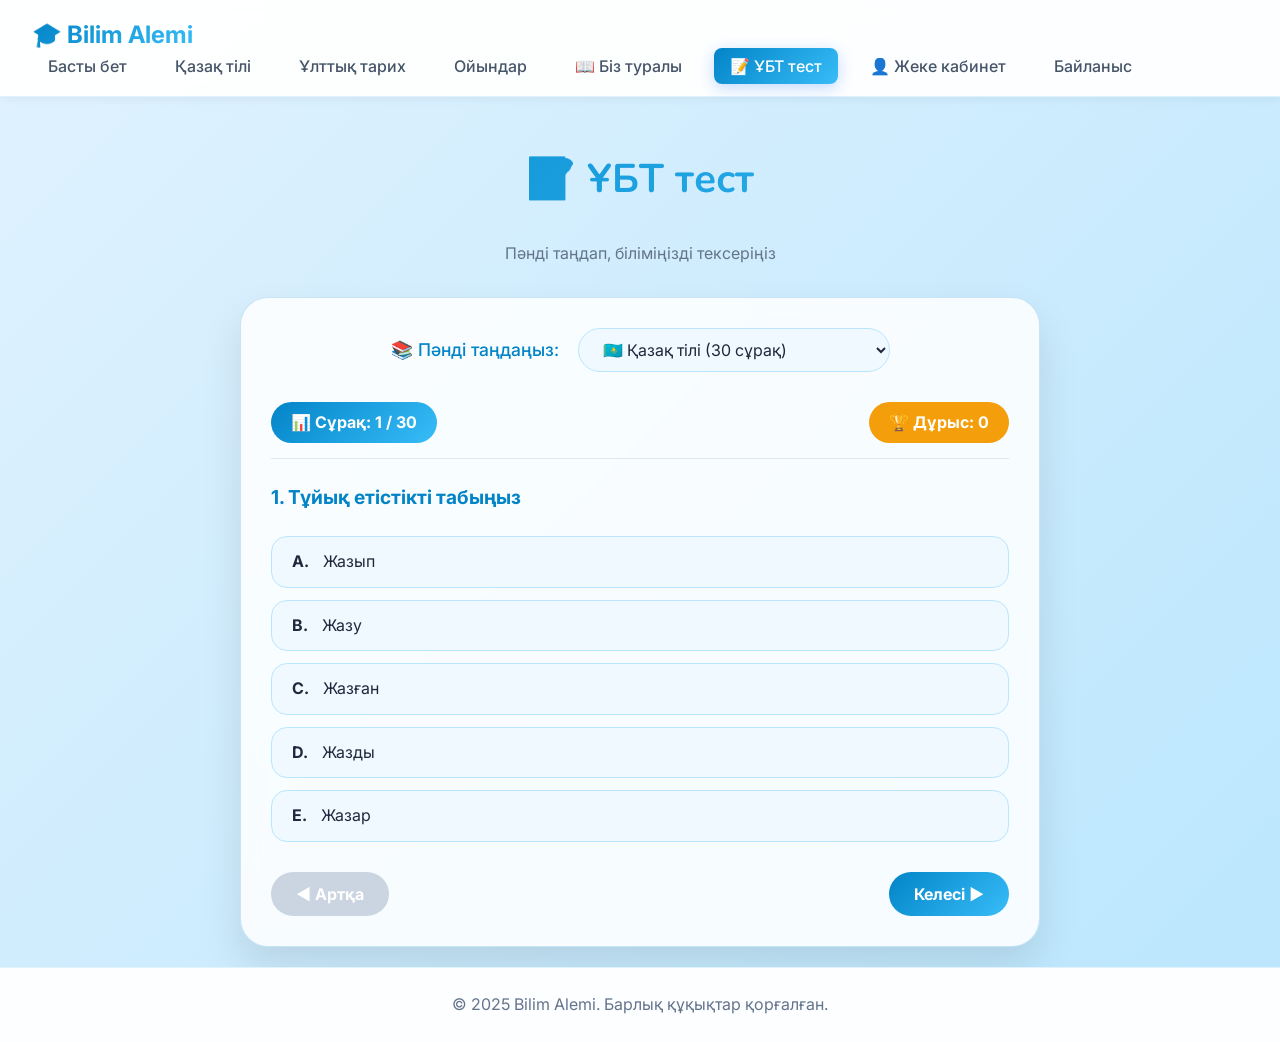
<file: test.html>
<!DOCTYPE html>
<html lang="kk">
<head>
    <meta charset="UTF-8">
    <meta name="viewport" content="width=device-width, initial-scale=1.0">
    <title>ҰБТ тест | Bilim Alemi</title>
    <link rel="stylesheet" href="style.css">
    <style>
        /* ========== ЖАЛПЫ СТИЛЬ (АШЫҚ КӨК) ========== */
        body {
            background: linear-gradient(135deg, #e0f2fe 0%, #bae6fd 100%);
            font-family: 'Inter', sans-serif;
            color: #0f172a;
            min-height: 100vh;
            display: flex;
            flex-direction: column;
        }

        /* ========== ХЕДЕР ========== */
        header {
            background: rgba(255, 255, 255, 0.95);
            backdrop-filter: blur(10px);
            padding: 1rem 2rem;
            display: flex;
            justify-content: space-between;
            align-items: center;
            flex-wrap: wrap;
            position: sticky;
            top: 0;
            z-index: 100;
            box-shadow: 0 2px 10px rgba(0, 0, 0, 0.05);
            border-bottom: 1px solid #e0f2fe;
        }

        .logo a {
            color: #0284c7;
            text-decoration: none;
            font-size: 1.5rem;
            font-weight: bold;
            background: linear-gradient(135deg, #0284c7, #38bdf8);
            -webkit-background-clip: text;
            background-clip: text;
            color: transparent;
        }

        nav ul {
            list-style: none;
            display: flex;
            gap: 1rem;
            flex-wrap: wrap;
        }

        nav ul li a {
            color: #475569;
            text-decoration: none;
            padding: 0.5rem 1rem;
            border-radius: 8px;
            transition: all 0.3s;
            font-weight: 500;
        }

        nav ul li a:hover {
            background: linear-gradient(135deg, #0284c7, #38bdf8);
            color: white;
        }

        nav ul li a.active {
            background: linear-gradient(135deg, #0284c7, #38bdf8);
            color: white;
        }

        /* ========== НЕГІЗГІ КОНТЕНТ ========== */
        main {
            flex: 1;
            max-width: 1200px;
            margin: 0 auto;
            padding: 20px;
            width: 100%;
        }

        .page-header {
            text-align: center;
            font-size: 2.5rem;
            background: linear-gradient(135deg, #0284c7, #38bdf8);
            -webkit-background-clip: text;
            background-clip: text;
            color: transparent;
            margin: 30px auto;
            display: block;
        }

        /* ========== ТЕСТ КОНТЕЙНЕРІ ========== */
        .test-container {
            background: rgba(255, 255, 255, 0.85);
            backdrop-filter: blur(10px);
            border-radius: 28px;
            padding: 30px;
            border: 1px solid rgba(2, 132, 199, 0.2);
            box-shadow: 0 20px 40px rgba(0, 0, 0, 0.1);
        }

        .test-header {
            text-align: center;
            margin-bottom: 30px;
        }

        .test-header h1 {
            background: linear-gradient(135deg, #0284c7, #38bdf8);
            -webkit-background-clip: text;
            background-clip: text;
            color: transparent;
            font-size: 2rem;
            margin-bottom: 10px;
        }

        .test-header p {
            color: #64748b;
        }

        /* ========== ПӘН ТАҢДАУ ========== */
        .subject-selector {
            margin-bottom: 30px;
            text-align: center;
        }

        .subject-selector label {
            color: #0284c7;
            font-size: 1.1rem;
            margin-right: 15px;
            font-weight: 500;
        }

        .subject-selector select {
            background: #f0f9ff;
            border: 1px solid #bae6fd;
            border-radius: 50px;
            padding: 10px 20px;
            color: #1e293b;
            font-size: 1rem;
            cursor: pointer;
            font-family: inherit;
        }

        .subject-selector select:focus {
            outline: none;
            border-color: #0284c7;
        }

        /* ========== ТЕСТ АҚПАРАТЫ ========== */
        .test-info {
            display: flex;
            justify-content: space-between;
            align-items: center;
            margin-bottom: 25px;
            padding-bottom: 15px;
            border-bottom: 1px solid #e2e8f0;
            flex-wrap: wrap;
            gap: 15px;
        }

        .question-counter {
            background: linear-gradient(135deg, #0284c7, #38bdf8);
            padding: 8px 20px;
            border-radius: 30px;
            color: white;
            font-weight: bold;
        }

        .score-info {
            background: #f59e0b;
            padding: 8px 20px;
            border-radius: 30px;
            color: white;
            font-weight: bold;
        }

        /* ========== СҰРАҚ ========== */
        .question-text {
            font-size: 1.2rem;
            font-weight: bold;
            color: #0284c7;
            margin-bottom: 25px;
            line-height: 1.4;
        }

        /* ========== ЖАУАП НҰСҚАЛАРЫ ========== */
        .answers-list {
            display: flex;
            flex-direction: column;
            gap: 12px;
            margin-bottom: 30px;
        }

        .answer-option {
            background: #f0f9ff;
            border: 1px solid #bae6fd;
            border-radius: 16px;
            padding: 12px 20px;
            cursor: pointer;
            transition: all 0.3s;
            color: #1e293b;
            font-family: inherit;
        }

        .answer-option:hover {
            background: #e0f2fe;
            transform: translateX(5px);
        }

        .answer-option.selected {
            background: linear-gradient(135deg, #0284c7, #38bdf8);
            border-color: transparent;
            color: white;
        }

        /* ========== БАТЫРМАЛАР ========== */
        .test-controls {
            display: flex;
            justify-content: space-between;
            gap: 15px;
            margin-top: 20px;
        }

        .nav-btn, .submit-btn {
            background: linear-gradient(135deg, #0284c7, #38bdf8);
            color: white;
            border: none;
            padding: 12px 25px;
            border-radius: 50px;
            font-size: 1rem;
            font-weight: bold;
            cursor: pointer;
            transition: all 0.3s;
            font-family: inherit;
        }

        .nav-btn:hover, .submit-btn:hover {
            transform: scale(1.02);
            box-shadow: 0 8px 20px rgba(2, 132, 199, 0.4);
        }

        .nav-btn:disabled {
            background: #cbd5e1;
            cursor: not-allowed;
            transform: none;
            box-shadow: none;
        }

        .submit-btn {
            background: linear-gradient(135deg, #10b981, #059669);
            display: none;
        }

        .submit-btn:hover {
            box-shadow: 0 8px 20px rgba(16, 185, 129, 0.4);
        }

        /* ========== НӘТИЖЕ ========== */
        .result-container {
            margin-top: 30px;
            padding: 25px;
            background: #f8fafc;
            border-radius: 20px;
            display: none;
        }

        .result-score {
            text-align: center;
            margin-bottom: 20px;
        }

        .score-circle {
            width: 120px;
            height: 120px;
            background: linear-gradient(135deg, #0284c7, #38bdf8);
            border-radius: 50%;
            display: flex;
            align-items: center;
            justify-content: center;
            margin: 0 auto 15px;
        }

        .score-number {
            font-size: 2.5rem;
            font-weight: bold;
            color: white;
        }

        .score-max {
            font-size: 1.2rem;
            color: #64748b;
        }

        .result-details {
            max-height: 400px;
            overflow-y: auto;
        }

        .result-item {
            padding: 12px;
            margin: 8px 0;
            border-radius: 12px;
            display: flex;
            align-items: center;
            gap: 15px;
        }

        .result-item.correct {
            background: rgba(16, 185, 129, 0.15);
            border-left: 4px solid #10b981;
        }

        .result-item.wrong {
            background: rgba(239, 68, 68, 0.15);
            border-left: 4px solid #ef4444;
        }

        .result-icon {
            font-size: 1.5rem;
        }

        .result-text {
            flex: 1;
            color: #1e293b;
            font-size: 0.9rem;
        }

        .result-correct-answer {
            font-size: 0.8rem;
            color: #10b981;
            margin-top: 5px;
        }

        .restart-btn {
            background: linear-gradient(135deg, #0284c7, #38bdf8);
            color: white;
            border: none;
            padding: 12px 25px;
            border-radius: 50px;
            font-size: 1rem;
            font-weight: bold;
            cursor: pointer;
            margin-top: 20px;
            width: 100%;
            transition: all 0.3s;
        }

        .restart-btn:hover {
            transform: scale(1.02);
            box-shadow: 0 8px 20px rgba(2, 132, 199, 0.4);
        }

        footer {
            background: rgba(255, 255, 255, 0.95);
            backdrop-filter: blur(10px);
            color: #64748b;
            text-align: center;
            padding: 1.5rem;
            margin-top: auto;
            border-top: 1px solid #e0f2fe;
        }

        @media (max-width: 600px) {
            .test-container { padding: 20px; }
            .question-text { font-size: 1rem; }
            .test-controls { flex-wrap: wrap; }
            .nav-btn, .submit-btn { flex: 1; }
            .answer-option { padding: 10px 15px; font-size: 0.85rem; }
            header {
                flex-direction: column;
                gap: 15px;
                text-align: center;
            }
            nav ul {
                justify-content: center;
            }
            .page-header {
                font-size: 1.8rem;
            }
        }
    </style>
</head>
<body>

<header>
    <div class="logo"><a href="index.html">🎓 Bilim Alemi</a></div>
    <nav>
        <ul>
            <li><a href="index.html">Басты бет</a></li>
            <li><a href="kazak_tili.html">Қазақ тілі</a></li>
            <li><a href="tarih.html">Ұлттық тарих</a></li>
            <li><a href="game.html">Ойындар</a></li>
            <li><a href="about.html">📖 Біз туралы</a></li>
            <li><a href="test.html" class="active">📝 ҰБТ тест</a></li>
            <li><a href="profile.html">👤 Жеке кабинет</a></li>
            <li><a href="contact.html">Байланыс</a></li>
        </ul>
    </nav>
</header>

<main>
    <h1 class="page-header">📝 ҰБТ тест</h1>
    <p style="text-align: center; color: #64748b; margin-bottom: 30px;">Пәнді таңдап, біліміңізді тексеріңіз</p>

    <div class="test-container">
        <div class="subject-selector">
            <label>📚 Пәнді таңдаңыз:</label>
            <select id="subjectSelect">
                <option value="kazakh">🇰🇿 Қазақ тілі (30 сұрақ)</option>
                <option value="history">🏛️ Қазақстан тарихы (30 сұрақ)</option>
                <option value="math">🧮 Математика (30 сұрақ)</option>
            </select>
        </div>

        <div id="testArea">
            <div class="test-info">
                <div class="question-counter">📊 Сұрақ: <span id="currentQ">1</span> / <span id="totalQ">30</span></div>
                <div class="score-info">🏆 Дұрыс: <span id="currentScore">0</span></div>
            </div>
            <div class="question-text" id="questionText">Сұрақ жүктелуде...</div>
            <div class="answers-list" id="answersList"></div>
            <div class="test-controls">
                <button class="nav-btn" id="prevBtn" disabled>◀ Артқа</button>
                <button class="nav-btn" id="nextBtn">Келесі ▶</button>
                <button class="submit-btn" id="submitBtn">📊 Тестті аяқтау</button>
            </div>
        </div>
        <div id="resultContainer" class="result-container"></div>
    </div>
</main>

<footer>
    <p>&copy; 2025 Bilim Alemi. Барлық құқықтар қорғалған.</p>
</footer>

<script>
    // ============= ҚАЗАҚ ТІЛІ (30 сұрақ) =============
    const kazakhQuestions = [
        { text: "Тұйық етістікті табыңыз", answers: ["Жазып", "Жазу", "Жазған", "Жазды", "Жазар"], correct: "Жазу" },
        { text: "Синонимдер қатарын табыңыз", answers: ["Биік – аласа", "Әдемі – сұлу", "Қара – ақ", "Кіші – үлкен", "Тез – баяу"], correct: "Әдемі – сұлу" },
        { text: "Құрмалас сөйлемді табыңыз", answers: ["Мен кітап оқыдым", "Күн суық", "Мен келдім де, ол кетті", "Ол жақсы", "Біз бардық"], correct: "Мен келдім де, ол кетті" },
        { text: "Зат есімді табыңыз", answers: ["Келді", "Үлкен", "Үй", "Жақсы", "Оқы"], correct: "Үй" },
        { text: "Тәуелдік жалғауын табыңыз", answers: ["Үйге", "Үйдің", "Үйім", "Үймен", "Үйден"], correct: "Үйім" },
        { text: "Антоним сөздерді табыңыз", answers: ["Ақ – қара", "Үлкен – зор", "Әдемі – көркем", "Жылдам – тез", "Биік – асқар"], correct: "Ақ – қара" },
        { text: "Есімдікті табыңыз", answers: ["Ол", "Жақсы", "Барды", "Үлкен", "Кел"], correct: "Ол" },
        { text: "Сан есімді табыңыз", answers: ["Үш", "Келді", "Үлкен", "Жақсы", "Оқыды"], correct: "Үш" },
        { text: "Сын есімді табыңыз", answers: ["Жүгірді", "Қызыл", "Барды", "Кел", "Жаз"], correct: "Қызыл" },
        { text: "Етістікті табыңыз", answers: ["Кітап", "Әдемі", "Жүгіру", "Үй", "Қала"], correct: "Жүгіру" },
        { text: "Дара сөзді табыңыз", answers: ["Аққу", "Теміржол", "Көк аспан", "Ата-ана", "Бала-шаға"], correct: "Аққу" },
        { text: "Күрделі сөзді табыңыз", answers: ["Кітап", "Адам", "Теміржол", "Су", "Қала"], correct: "Теміржол" },
        { text: "Туынды сөзді табыңıз", answers: ["Бас", "Басшы", "Су", "Көз", "Тас"], correct: "Басшы" },
        { text: "Түбір сөзді табыңыз", answers: ["Жазушы", "Кітап", "Балықшы", "Оқулық", "Жазғыш"], correct: "Кітап" },
        { text: "Шылауды табыңыз", answers: ["Және", "Үлкен", "Барды", "Әдемі", "Үй"], correct: "Және" },
        { text: "Одағайды табыңыз", answers: ["Пах!", "Жақсы", "Үй", "Барды", "Кел"], correct: "Пах!" },
        { text: "Еліктеу сөзді табыңыз", answers: ["Тарс", "Үлкен", "Кітап", "Жақсы", "Барды"], correct: "Тарс" },
        { text: "Бастауышты табыңыз: 'Ол мектепке барды'", answers: ["Ол", "Мектепке", "Барды", "Ол мектепке", "Барды мектепке"], correct: "Ол" },
        { text: "Баяндауышты табыңыз", answers: ["Ол", "Барды", "Мектепке", "Ол барды", "Ол мектепке"], correct: "Барды" },
        { text: "Толықтауышты табыңыз", answers: ["Ол", "Мектепке", "Барды", "Ол барды", "Барды мектепке"], correct: "Мектепке" },
        { text: "Жай сөйлемді табыңыз", answers: ["Мен келдім де, ол кетті", "Біз сабақ оқып отырмыз", "Егер келсең, айтам", "Ол барды да, қайтты", "Мен барсам, ол келмейді"], correct: "Біз сабақ оқып отырмыз" },
        { text: "Салалас құрмаласты табыңыз", answers: ["Егер келсең, айтам", "Мен келдім де, ол кетті", "Келген соң айтты", "Айтсаң, барамын", "Келгенде көрдім"], correct: "Мен келдім де, ол кетті" },
        { text: "Сабақтас құрмаласты табыңыз", answers: ["Мен келдім де, ол кетті", "Ол барды", "Егер келсең, айтам", "Біз отырмыз", "Ол жақсы"], correct: "Егер келсең, айтам" },
        { text: "Қаратпа сөзді табыңыз", answers: ["Айналайын, келші", "Ол келді", "Біз бардық", "Мен оқыдым", "Олар келді"], correct: "Айналайын, келші" },
        { text: "Қыстырма сөзді табыңыз", answers: ["Әрине, ол келеді", "Ол келді", "Біз бардық", "Мен оқыдым", "Олар келді"], correct: "Әрине, ол келеді" },
        { text: "Төл сөзді табыңыз", answers: ["Ол айтты", '"Мен келемін" деді', "Ол келді", "Біз бардық", "Олар айтты"], correct: '"Мен келемін" деді' },
        { text: "Буын түрін табыңыз: 'ата'", answers: ["Ашық буын", "Тұйық буын", "Бітеу буын", "Аралас", "Дұрыс емес"], correct: "Ашық буын" },
        { text: "Дыбыс түрін табыңыз: 'а'", answers: ["Дауысты", "Дауыссыз", "Қатаң", "Ұяң", "Үнді"], correct: "Дауысты" },
        { text: "Қатаң дыбысты табыңыз", answers: ["Б", "Д", "П", "Г", "З"], correct: "П" },
        { text: "Ұяң дыбысты табыңыз", answers: ["Қ", "Т", "Б", "С", "Ф"], correct: "Б" }
    ];

    // ============= ҚАЗАҚСТАН ТАРИХЫ (30 сұрақ) =============
    const historyQuestions = [
        { text: "Қазақстан аумағындағы ең алғашқы адам іздері қай дәуірге жатады?", answers: ["Неолит", "Палеолит", "Энеолит", "Қола дәуірі", "Темір дәуірі"], correct: "Палеолит" },
        { text: "Ботай мәдениеті қай өңірде табылған?", answers: ["Оңтүстік Қазақстан", "Батыс Қазақстан", "Солтүстік Қазақстан", "Шығыс Қазақстан", "Жетісу"], correct: "Солтүстік Қазақстан" },
        { text: "Сақ тайпаларының астанасы?", answers: ["Отырар", "Сығанақ", "Есік", "Шірік-Рабат", "Тараз"], correct: "Шірік-Рабат" },
        { text: "Алтын адам табылған қорған?", answers: ["Берел", "Бесшатыр", "Есік", "Шілікті", "Тасмола"], correct: "Есік" },
        { text: "Ғұндардың билеушісі?", answers: ["Бумын", "Аттила", "Күлтегін", "Білге қаған", "Тоныкөк"], correct: "Аттила" },
        { text: "Түрік қағанаты құрылған жыл?", answers: ["552 ж", "603 ж", "704 ж", "756 ж", "840 ж"], correct: "552 ж" },
        { text: "Қарлұқ мемлекетінің орталығы?", answers: ["Тараз", "Баласағұн", "Суяб", "Испиджаб", "Отырар"], correct: "Суяб" },
        { text: "Қарахан мемлекетінің негізін қалаушы?", answers: ["Бумын", "Сатұқ Боғра хан", "Едіге", "Абылай хан", "Қасым хан"], correct: "Сатұқ Боғра хан" },
        { text: "Алтын Орда билеушісі?", answers: ["Керей", "Жәнібек", "Батый", "Қасым", "Есім"], correct: "Батый" },
        { text: "Қазақ хандығы құрылған жыл?", answers: ["1456 ж", "1465-1466 жж", "1470 ж", "1480 ж", "1500 ж"], correct: "1465-1466 жж" },
        { text: "Қазақ хандығын құрған хандар?", answers: ["Абылай, Әбілқайыр", "Керей, Жәнібек", "Қасым, Есім", "Тәуке, Абылай", "Бөкей, Жәңгір"], correct: "Керей, Жәнібек" },
        { text: "Қасым ханның заңдар жинағы?", answers: ["Жеті жарғы", "Қасым ханның қасқа жолы", "Есім ханның ескі жолы", "Ата заң", "Хан жарлығы"], correct: "Қасым ханның қасқа жолы" },
        { text: "Тәуке хан тұсындағы заң?", answers: ["Қасқа жол", "Жеті жарғы", "Ескі жол", "Хан жолы", "Билер кеңесі"], correct: "Жеті жарғы" },
        { text: "Абылай хан билік құрған ғасыр?", answers: ["XV", "XVI", "XVII", "XVIII", "XIX"], correct: "XVIII" },
        { text: "Жоңғар шапқыншылығы кезеңі?", answers: ["XV ғ", "XVI ғ", "XVII–XVIII ғ", "XIX ғ", "XX ғ"], correct: "XVII–XVIII ғ" },
        { text: "Ақтабан шұбырынды жылы?", answers: ["1700", "1723", "1750", "1800", "1850"], correct: "1723" },
        { text: "Кенесары Қасымұлы көтерілісі?", answers: ["1800–1810", "1820–1830", "1837–1847", "1850–1860", "1870–1880"], correct: "1837–1847" },
        { text: "Қазақстан Ресейге қосылған ғасыр?", answers: ["XV", "XVI", "XVII", "XVIII", "XIX"], correct: "XVIII" },
        { text: "1916 жылғы көтеріліс себебі?", answers: ["Салық", "Жер", "Тыл жұмысына алу", "Дін", "Сауда"], correct: "Тыл жұмысына алу" },
        { text: "Алаш партиясы құрылған жыл?", answers: ["1916", "1917", "1918", "1920", "1925"], correct: "1917" },
        { text: "Қазақ АКСР құрылған жыл?", answers: ["1917", "1918", "1920", "1925", "1936"], correct: "1920" },
        { text: "Ұлы Отан соғысы жылдары?", answers: ["1939–1945", "1941–1945", "1940–1944", "1938–1943", "1942–1946"], correct: "1941–1945" },
        { text: "Тың игеру басталған жыл?", answers: ["1945", "1950", "1954", "1960", "1965"], correct: "1954" },
        { text: "Қазақстан тәуелсіздігін алған жыл?", answers: ["1986", "1990", "1991", "1992", "1995"], correct: "1991" },
        { text: "Алғашқы Конституция қабылданды?", answers: ["1991", "1993", "1995", "1997", "2000"], correct: "1993" },
        { text: "Астана (қазіргі Астана) көшірілген жыл?", answers: ["1995", "1997", "1998", "2000", "2005"], correct: "1997" },
        { text: "Ұлттық валюта енгізілді?", answers: ["1991", "1992", "1993", "1994", "1995"], correct: "1993" },
        { text: "Невада-Семей қозғалысы?", answers: ["Экология", "Экономика", "Саясат", "Білім", "Мәдениет"], correct: "Экология" },
        { text: "Желтоқсан оқиғасы болған жыл?", answers: ["1985", "1986", "1987", "1988", "1989"], correct: "1986" },
        { text: "Қазақстан БҰҰ-ға кірді?", answers: ["1991", "1992", "1993", "1994", "1995"], correct: "1992" }
    ];

    // ============= МАТЕМАТИКА (30 сұрақ) =============
    const mathQuestions = [
        { text: "2 + 3 × 4 = ?", answers: ["20", "14", "12", "10", "24"], correct: "14" },
        { text: "x + 5 = 12", answers: ["5", "6", "7", "8", "9"], correct: "7" },
        { text: "2x = 10", answers: ["2", "3", "4", "5", "6"], correct: "5" },
        { text: "x² = 16", answers: ["4", "-4", "±4", "8", "2"], correct: "±4" },
        { text: "200-дің 15%", answers: ["20", "25", "30", "35", "40"], correct: "30" },
        { text: "√25 = ?", answers: ["4", "5", "6", "7", "8"], correct: "5" },
        { text: "3² = ?", answers: ["6", "9", "3", "12", "8"], correct: "9" },
        { text: "(a + b)² = ?", answers: ["a²+b²", "a²+2ab+b²", "a²−b²", "ab", "2a"], correct: "a²+2ab+b²" },
        { text: "10⁻¹ = ?", answers: ["10", "1", "0.1", "-10", "100"], correct: "0.1" },
        { text: "1/2 + 1/3 = ?", answers: ["2/5", "5/6", "1/5", "3/5", "4/6"], correct: "5/6" },
        { text: "Тіктөртбұрыш периметрі?", answers: ["a+b", "2(a+b)", "ab", "a²", "4a"], correct: "2(a+b)" },
        { text: "Шеңбер ұзындығы?", answers: ["πr²", "2πr", "r²", "πd²", "r"], correct: "2πr" },
        { text: "Тіктөртбұрыш ауданы?", answers: ["ab", "a+b", "2a", "a²", "πr²"], correct: "ab" },
        { text: "7 × 8 = ?", answers: ["54", "56", "48", "64", "52"], correct: "56" },
        { text: "100 ÷ 4 = ?", answers: ["20", "25", "30", "15", "40"], correct: "25" },
        { text: "sin90° = ?", answers: ["0", "1", "-1", "0.5", "2"], correct: "1" },
        { text: "cos0° = ?", answers: ["0", "1", "-1", "0.5", "2"], correct: "1" },
        { text: "5² = ?", answers: ["10", "20", "25", "15", "30"], correct: "25" },
        { text: "√9 = ?", answers: ["2", "3", "4", "5", "6"], correct: "3" },
        { text: "x − 3 = 7", answers: ["8", "9", "10", "11", "12"], correct: "10" },
        { text: "2x + 4 = 10", answers: ["2", "3", "4", "5", "6"], correct: "3" },
        { text: "3x = 12", answers: ["2", "3", "4", "5", "6"], correct: "4" },
        { text: "0.5 + 0.5 = ?", answers: ["0", "1", "2", "0.5", "1.5"], correct: "1" },
        { text: "12² = ?", answers: ["124", "144", "132", "142", "154"], correct: "144" },
        { text: "80-дің 50%", answers: ["30", "35", "40", "45", "50"], correct: "40" },
        { text: "√49 = ?", answers: ["6", "7", "8", "9", "5"], correct: "7" },
        { text: "8 × 7 = ?", answers: ["54", "56", "64", "48", "52"], correct: "56" },
        { text: "1000 ÷ 10 = ?", answers: ["10", "50", "100", "150", "200"], correct: "100" },
        { text: "6³ = ?", answers: ["36", "216", "18", "108", "126"], correct: "216" },
        { text: "1/4 = ?", answers: ["0.2", "0.25", "0.5", "0.75", "1"], correct: "0.25" }
    ];

    let currentQuestions = [];
    let currentIndex = 0;
    let userAnswers = [];
    let totalQuestions = 30;
    let currentSubject = "kazakh";

    const subjectSelect = document.getElementById("subjectSelect");
    const questionText = document.getElementById("questionText");
    const answersList = document.getElementById("answersList");
    const currentQSpan = document.getElementById("currentQ");
    const totalQSpan = document.getElementById("totalQ");
    const currentScoreSpan = document.getElementById("currentScore");
    const prevBtn = document.getElementById("prevBtn");
    const nextBtn = document.getElementById("nextBtn");
    const submitBtn = document.getElementById("submitBtn");
    const testArea = document.getElementById("testArea");
    const resultContainer = document.getElementById("resultContainer");

    function changeSubject() {
        currentSubject = subjectSelect.value;
        if (currentSubject === "kazakh") currentQuestions = [...kazakhQuestions];
        else if (currentSubject === "history") currentQuestions = [...historyQuestions];
        else currentQuestions = [...mathQuestions];
        
        totalQuestions = currentQuestions.length;
        currentIndex = 0;
        userAnswers = new Array(totalQuestions).fill(null);
        updateCurrentScore();
        loadQuestion();
        prevBtn.disabled = true;
        nextBtn.disabled = false;
        submitBtn.style.display = "none";
        resultContainer.style.display = "none";
        testArea.style.display = "block";
    }

    function loadQuestion() {
        const q = currentQuestions[currentIndex];
        questionText.textContent = `${currentIndex + 1}. ${q.text}`;
        currentQSpan.textContent = currentIndex + 1;
        totalQSpan.textContent = totalQuestions;
        
        answersList.innerHTML = "";
        q.answers.forEach((answer, idx) => {
            const div = document.createElement("div");
            div.className = "answer-option";
            if (userAnswers[currentIndex] === answer) div.classList.add("selected");
            div.innerHTML = `<span style="font-weight: bold; margin-right: 10px;">${String.fromCharCode(65+idx)}.</span> ${answer}`;
            div.onclick = () => selectAnswer(answer);
            answersList.appendChild(div);
        });
        
        prevBtn.disabled = (currentIndex === 0);
        
        if (currentIndex === totalQuestions - 1) {
            nextBtn.style.display = "none";
            submitBtn.style.display = "block";
        } else {
            nextBtn.style.display = "block";
            submitBtn.style.display = "none";
        }
    }

    function selectAnswer(answer) {
        userAnswers[currentIndex] = answer;
        updateCurrentScore();
        loadQuestion();
    }

    function updateCurrentScore() {
        let score = 0;
        for (let i = 0; i < totalQuestions; i++) {
            if (userAnswers[i] && userAnswers[i] === currentQuestions[i].correct) score++;
        }
        currentScoreSpan.textContent = score;
    }

    function nextQuestion() {
        if (currentIndex < totalQuestions - 1) {
            currentIndex++;
            loadQuestion();
        }
    }

    function prevQuestion() {
        if (currentIndex > 0) {
            currentIndex--;
            loadQuestion();
        }
    }

    function submitTest() {
        let correctCount = 0;
        const results = [];
        
        for (let i = 0; i < totalQuestions; i++) {
            const isCorrect = (userAnswers[i] === currentQuestions[i].correct);
            if (isCorrect) correctCount++;
            results.push({
                question: currentQuestions[i].text,
                userAnswer: userAnswers[i],
                correctAnswer: currentQuestions[i].correct,
                isCorrect: isCorrect
            });
        }
        
        const percent = Math.round((correctCount / totalQuestions) * 100);
        let grade = "";
        if (percent >= 90) grade = "Өте жақсы (A)";
        else if (percent >= 75) grade = "Жақсы (B)";
        else if (percent >= 60) grade = "Қанағаттанарлық (C)";
        else if (percent >= 45) grade = "Қанағаттанарлықсыз (D)";
        else grade = "Қанағаттанарлықсыз (F)";
        
        let resultHtml = `
            <div class="result-score">
                <div class="score-circle"><span class="score-number">${correctCount}</span></div>
                <div class="score-max">${totalQuestions} ұпайдың ішінен</div>
                <div style="font-size: 1.5rem; font-weight: bold; margin-top: 10px; color: #0284c7;">${percent}% - ${grade}</div>
            </div>
            <div class="result-details">
                <h3 style="color: #0284c7; margin-bottom: 15px;">📋 Жауаптарды тексеру:</h3>
        `;
        
        results.forEach((result, idx) => {
            resultHtml += `
                <div class="result-item ${result.isCorrect ? 'correct' : 'wrong'}">
                    <div class="result-icon">${result.isCorrect ? '✅' : '❌'}</div>
                    <div class="result-text">
                        <strong>${idx + 1}. ${result.question}</strong><br>
                        Сіздің жауабыңыз: ${result.userAnswer || "Жауап берілмеген"}<br>
                        ${!result.isCorrect ? `<span class="result-correct-answer">Дұрыс жауап: ${result.correctAnswer}</span>` : ''}
                    </div>
                </div>
            `;
        });
        
        resultHtml += `</div><button class="restart-btn" onclick="restartTest()">🔄 Қайта тест тапсыру</button>`;
        
        testArea.style.display = "none";
        resultContainer.style.display = "block";
        resultContainer.innerHTML = resultHtml;
    }

    function restartTest() {
        userAnswers = new Array(totalQuestions).fill(null);
        currentIndex = 0;
        updateCurrentScore();
        resultContainer.style.display = "none";
        testArea.style.display = "block";
        loadQuestion();
    }

    subjectSelect.onchange = changeSubject;
    nextBtn.onclick = nextQuestion;
    prevBtn.onclick = prevQuestion;
    submitBtn.onclick = submitTest;
    
    changeSubject();
</script>
</body>
</html>
</file>
<file: style.css>
/* ============================================ */
/* Bilim Alemi - Ортақ стильдер (БАРЛЫҚ БЕТТЕРГЕ) */
/* ============================================ */

/* Google Fonts қосымша қаріптер */
@import url('https://fonts.googleapis.com/css2?family=Nunito:wght@400;500;600;700;800;900&family=Inter:wght@400;500;600;700&display=swap');

/* ========== ЖАЛПЫ СТИЛЬДЕР ========== */
* {
    margin: 0;
    padding: 0;
    box-sizing: border-box;
}

html {
    scroll-behavior: smooth;
}

body {
    font-family: 'Inter', sans-serif;
    background: linear-gradient(135deg, #f0f9ff 0%, #e0e7ff 100%);
    color: #1e293b;
    min-height: 100vh;
    display: flex;
    flex-direction: column;
    line-height: 1.6;
}

h1, h2, h3, h4, h5, h6 {
    font-family: 'Nunito', sans-serif;
    font-weight: 700;
}

/* ========== АНИМАЦИЯЛАР ========== */
@keyframes bounce {
    0%, 100% { transform: translateY(0); }
    50% { transform: translateY(-8px); }
}

@keyframes pulse {
    0%, 100% { box-shadow: 0 4px 15px rgba(59, 130, 246, 0.4); }
    50% { box-shadow: 0 4px 25px rgba(59, 130, 246, 0.7); }
}

@keyframes fadeIn {
    from { opacity: 0; transform: translateY(10px); }
    to { opacity: 1; transform: translateY(0); }
}

@keyframes slideInUp {
    from { opacity: 0; transform: translateY(30px); }
    to { opacity: 1; transform: translateY(0); }
}

@keyframes glow {
    0% { box-shadow: 0 0 5px #3b82f6; }
    50% { box-shadow: 0 0 20px #3b82f6, 0 0 30px #8b5cf6; }
    100% { box-shadow: 0 0 5px #3b82f6; }
}

@keyframes blink {
    0%, 100% { opacity: 1; }
    50% { opacity: 0.5; }
}

.animate-bounce {
    animation: bounce 2s infinite;
}

.animate-pulse {
    animation: pulse 2s infinite;
}

.animate-fadeIn {
    animation: fadeIn 0.3s ease;
}

.animate-slideUp {
    animation: slideInUp 0.5s ease;
}

/* ========== ХЕДЕР (НАВИГАЦИЯ) ========== */
header {
    background: rgba(255, 255, 255, 0.95);
    backdrop-filter: blur(20px);
    padding: 1rem 2rem;
    display: flex;
    justify-content: space-between;
    align-items: center;
    flex-wrap: wrap;
    position: sticky;
    top: 0;
    z-index: 1000;
    box-shadow: 0 4px 20px rgba(0, 0, 0, 0.05);
    border-bottom: 1px solid rgba(59, 130, 246, 0.1);
}

.logo a {
    font-size: 1.8rem;
    font-weight: 800;
    background: linear-gradient(135deg, #3b82f6, #8b5cf6);
    -webkit-background-clip: text;
    background-clip: text;
    color: transparent;
    text-decoration: none;
    transition: all 0.3s;
}

.logo a:hover {
    transform: scale(1.05);
}

nav ul {
    list-style: none;
    display: flex;
    gap: 1.5rem;
    flex-wrap: wrap;
}

nav ul li a {
    color: #4b5563;
    text-decoration: none;
    font-weight: 500;
    padding: 0.5rem 1rem;
    border-radius: 50px;
    transition: all 0.3s;
}

nav ul li a:hover {
    background: linear-gradient(135deg, #3b82f6, #8b5cf6);
    color: white;
    transform: translateY(-2px);
}

nav ul li a.active {
    background: linear-gradient(135deg, #3b82f6, #8b5cf6);
    color: white;
    box-shadow: 0 4px 15px rgba(59, 130, 246, 0.3);
}

/* ========== HERO СЕКЦИЯСЫ ========== */
.hero {
    text-align: center;
    padding: 80px 40px;
    background: linear-gradient(135deg, rgba(59, 130, 246, 0.1), rgba(139, 92, 246, 0.1));
    border-radius: 40px;
    margin: 30px auto;
    max-width: 1200px;
    backdrop-filter: blur(10px);
    border: 1px solid rgba(59, 130, 246, 0.2);
    animation: slideInUp 0.6s ease;
}

.hero h1 {
    font-size: 3rem;
    background: linear-gradient(135deg, #3b82f6, #8b5cf6);
    -webkit-background-clip: text;
    background-clip: text;
    color: transparent;
    margin-bottom: 1rem;
}

.hero p {
    font-size: 1.2rem;
    color: #6b7280;
    max-width: 600px;
    margin: 0 auto;
}

/* ========== КАРТОЧКАЛАР ========== */
.sections, .content-grid {
    display: grid;
    grid-template-columns: repeat(auto-fit, minmax(300px, 1fr));
    gap: 30px;
    padding: 20px;
    max-width: 1200px;
    margin: 0 auto;
}

.card, .topic-card {
    background: white;
    border-radius: 28px;
    padding: 30px;
    text-align: center;
    transition: all 0.4s ease;
    border: 1px solid #e2e8f0;
    cursor: pointer;
    box-shadow: 0 4px 15px rgba(0, 0, 0, 0.05);
}

.card:hover, .topic-card:hover {
    transform: translateY(-10px);
    box-shadow: 0 20px 40px -12px rgba(0, 0, 0, 0.15);
    border-color: #3b82f6;
}

.card .icon, .topic-card .icon {
    font-size: 3.5rem;
    margin-bottom: 20px;
    display: inline-block;
}

.card h2, .topic-card h3 {
    background: linear-gradient(135deg, #3b82f6, #8b5cf6);
    -webkit-background-clip: text;
    background-clip: text;
    color: transparent;
    font-size: 1.5rem;
    margin-bottom: 10px;
}

.card p, .topic-card p {
    color: #6b7280;
    margin-bottom: 20px;
}

/* ========== БАТЫРМАЛАР ========== */
.btn, button {
    display: inline-block;
    background: linear-gradient(135deg, #3b82f6, #8b5cf6);
    color: white;
    padding: 12px 28px;
    border-radius: 50px;
    font-weight: 600;
    text-decoration: none;
    transition: all 0.3s;
    border: none;
    cursor: pointer;
    font-size: 1rem;
}

.btn:hover, button:hover {
    transform: scale(1.05);
    box-shadow: 0 8px 20px rgba(59, 130, 246, 0.4);
}

/* ========== СТРАНИЦА (Пейдж) СТИЛЬДЕРІ ========== */
.page-header {
    text-align: center;
    font-size: 2.5rem;
    background: linear-gradient(135deg, #3b82f6, #8b5cf6);
    -webkit-background-clip: text;
    background-clip: text;
    color: transparent;
    margin: 30px auto;
    display: block;
}

/* ========== МОДАЛЬДЫ ТЕРЕЗЕ ========== */
.modal {
    display: none;
    position: fixed;
    top: 0;
    left: 0;
    width: 100%;
    height: 100%;
    background: rgba(0, 0, 0, 0.85);
    backdrop-filter: blur(8px);
    z-index: 2000;
    justify-content: center;
    align-items: center;
}

.modal-content {
    background: white;
    border-radius: 28px;
    max-width: 900px;
    width: 90%;
    max-height: 85vh;
    overflow-y: auto;
    padding: 30px;
    position: relative;
    animation: fadeIn 0.3s ease;
}

.modal-header {
    display: flex;
    justify-content: space-between;
    align-items: center;
    border-bottom: 2px solid #e2e8f0;
    padding-bottom: 15px;
    margin-bottom: 20px;
}

.modal-header h2 {
    background: linear-gradient(135deg, #3b82f6, #8b5cf6);
    -webkit-background-clip: text;
    background-clip: text;
    color: transparent;
    font-size: 1.8rem;
}

.close-modal {
    background: #ef4444;
    border: none;
    color: white;
    font-size: 24px;
    cursor: pointer;
    width: 40px;
    height: 40px;
    border-radius: 50%;
    transition: all 0.3s;
}

.close-modal:hover {
    transform: rotate(90deg);
    background: #dc2626;
}

/* ========== ОЙЫН СТИЛЬДЕРІ ========== */
.game-container {
    background: white;
    border-radius: 28px;
    padding: 30px;
    text-align: center;
    max-width: 800px;
    margin: 0 auto;
    box-shadow: 0 20px 40px rgba(0, 0, 0, 0.1);
}

.game-stats {
    display: flex;
    justify-content: space-between;
    flex-wrap: wrap;
    gap: 15px;
    margin-bottom: 25px;
    padding-bottom: 15px;
    border-bottom: 1px solid #e2e8f0;
}

.score-box, .level-box, .timer-box {
    background: linear-gradient(135deg, #3b82f6, #8b5cf6);
    padding: 8px 20px;
    border-radius: 50px;
    color: white;
    font-weight: bold;
}

.timer-box {
    background: #f59e0b;
}

.timer-box.warning {
    background: #ef4444;
    animation: pulse 0.5s infinite;
}

#question {
    font-size: 1.3rem;
    font-weight: bold;
    color: #1e293b;
    margin-bottom: 25px;
}

.game-answers {
    display: grid;
    grid-template-columns: repeat(auto-fit, minmax(250px, 1fr));
    gap: 15px;
    margin-bottom: 25px;
}

.game-answers button {
    background: #f1f5f9;
    color: #1e293b;
    border: 1px solid #e2e8f0;
    padding: 14px;
    border-radius: 60px;
    cursor: pointer;
    transition: all 0.3s;
}

.game-answers button:hover {
    background: linear-gradient(135deg, #3b82f6, #8b5cf6);
    color: white;
    transform: translateX(5px);
}

.correct-answer {
    background: #10b981 !important;
    color: white !important;
}

.wrong-answer {
    background: #ef4444 !important;
    color: white !important;
}

/* ========== ТЕСТ СТИЛЬДЕРІ ========== */
.test-container {
    background: white;
    border-radius: 28px;
    padding: 30px;
    max-width: 800px;
    margin: 0 auto;
    box-shadow: 0 20px 40px rgba(0, 0, 0, 0.1);
}

.subject-selector {
    text-align: center;
    margin-bottom: 25px;
}

.subject-selector select {
    background: #f1f5f9;
    border: 1px solid #e2e8f0;
    border-radius: 50px;
    padding: 10px 20px;
    font-size: 1rem;
    cursor: pointer;
}

.result-container {
    margin-top: 30px;
    padding: 25px;
    background: #f8fafc;
    border-radius: 20px;
    display: none;
}

.score-circle {
    width: 120px;
    height: 120px;
    background: linear-gradient(135deg, #3b82f6, #8b5cf6);
    border-radius: 50%;
    display: flex;
    align-items: center;
    justify-content: center;
    margin: 0 auto 15px;
}

.score-number {
    font-size: 2.5rem;
    font-weight: bold;
    color: white;
}

/* ========== ПРОФИЛЬ СТИЛЬДЕРІ ========== */
.profile-section {
    background: white;
    border-radius: 28px;
    padding: 25px;
    margin-bottom: 25px;
    box-shadow: 0 4px 15px rgba(0, 0, 0, 0.05);
}

.profile-section h2 {
    background: linear-gradient(135deg, #3b82f6, #8b5cf6);
    -webkit-background-clip: text;
    background-clip: text;
    color: transparent;
    border-bottom: 2px solid #e2e8f0;
    padding-bottom: 10px;
    margin-bottom: 20px;
}

.profile-info p {
    margin: 10px 0;
    font-size: 1rem;
}

.scores-list {
    list-style: none;
}

.scores-list li {
    background: #f8fafc;
    margin: 10px 0;
    padding: 12px;
    border-radius: 16px;
}

/* ========== БАЙЛАНЫС СТИЛЬДЕРІ ========== */
.contact-container {
    max-width: 600px;
    margin: 0 auto;
    background: white;
    padding: 30px;
    border-radius: 28px;
    box-shadow: 0 20px 40px rgba(0, 0, 0, 0.1);
}

.contact-container input,
.contact-container textarea {
    width: 100%;
    padding: 12px;
    margin: 10px 0;
    border: 1px solid #e2e8f0;
    border-radius: 16px;
    font-family: inherit;
}

.contact-container input:focus,
.contact-container textarea:focus {
    outline: none;
    border-color: #3b82f6;
}

/* ========== ЧАТ-БОТ ========== */
.chat-button {
    position: fixed;
    bottom: 30px;
    right: 30px;
    width: 65px;
    height: 65px;
    background: linear-gradient(135deg, #3b82f6, #8b5cf6);
    border-radius: 50%;
    display: flex;
    align-items: center;
    justify-content: center;
    cursor: pointer;
    z-index: 1000;
    animation: pulse 2s infinite;
    transition: all 0.3s;
    box-shadow: 0 4px 15px rgba(59, 130, 246, 0.4);
}

.chat-button:hover {
    transform: scale(1.1);
}

.chat-window {
    position: fixed;
    bottom: 110px;
    right: 30px;
    width: 380px;
    height: 550px;
    background: white;
    border-radius: 28px;
    display: flex;
    flex-direction: column;
    overflow: hidden;
    z-index: 1000;
    opacity: 0;
    visibility: hidden;
    transform: translateY(20px);
    transition: all 0.3s ease;
    box-shadow: 0 20px 40px rgba(0, 0, 0, 0.2);
}

.chat-window.open {
    opacity: 1;
    visibility: visible;
    transform: translateY(0);
}

.chat-header {
    background: linear-gradient(135deg, #3b82f6, #8b5cf6);
    padding: 18px 20px;
    color: white;
    display: flex;
    justify-content: space-between;
    align-items: center;
}

.chat-messages {
    flex: 1;
    padding: 20px;
    overflow-y: auto;
    display: flex;
    flex-direction: column;
    gap: 15px;
    background: #f8fafc;
}

.message {
    max-width: 85%;
    padding: 12px 16px;
    border-radius: 20px;
    font-size: 0.9rem;
    animation: fadeIn 0.3s ease;
}

.message.user {
    background: linear-gradient(135deg, #3b82f6, #8b5cf6);
    color: white;
    align-self: flex-end;
    border-bottom-right-radius: 5px;
}

.message.bot {
    background: #e2e8f0;
    color: #1e293b;
    align-self: flex-start;
    border-bottom-left-radius: 5px;
}

.chat-input-container {
    padding: 15px 20px;
    background: white;
    border-top: 1px solid #e2e8f0;
    display: flex;
    gap: 12px;
}

.chat-input-container input {
    flex: 1;
    padding: 12px 16px;
    border: 1px solid #e2e8f0;
    border-radius: 50px;
    outline: none;
}

.send-btn {
    width: 42px;
    height: 42px;
    background: linear-gradient(135deg, #3b82f6, #8b5cf6);
    border: none;
    border-radius: 50%;
    cursor: pointer;
    color: white;
    display: flex;
    align-items: center;
    justify-content: center;
}

.close-chat {
    background: rgba(255,255,255,0.2);
    border: none;
    color: white;
    width: 32px;
    height: 32px;
    border-radius: 50%;
    cursor: pointer;
}

.close-chat:hover {
    background: #ef4444;
}

/* ========== ФУТЕР ========== */
footer {
    background: #1e293b;
    color: #94a3b8;
    text-align: center;
    padding: 2rem;
    margin-top: auto;
}

/* ========== АДАПТИВТІ ДИЗАЙН ========== */
@media (max-width: 768px) {
    header {
        flex-direction: column;
        gap: 15px;
        text-align: center;
    }
    
    nav ul {
        justify-content: center;
        gap: 0.5rem;
    }
    
    nav ul li a {
        padding: 0.3rem 0.8rem;
        font-size: 0.85rem;
    }
    
    .hero {
        padding: 40px 20px;
    }
    
    .hero h1 {
        font-size: 1.8rem;
    }
    
    .hero p {
        font-size: 1rem;
    }
    
    .sections, .content-grid {
        grid-template-columns: 1fr;
    }
    
    .modal-content {
        width: 95%;
        padding: 20px;
    }
    
    .chat-window {
        width: calc(100% - 40px);
        right: 20px;
        left: 20px;
        height: 500px;
    }
    
    .chat-button {
        bottom: 20px;
        right: 20px;
        width: 55px;
        height: 55px;
    }
}

@media (max-width: 480px) {
    .game-answers {
        grid-template-columns: 1fr;
    }
    
    .game-stats {
        justify-content: center;
    }
    
    .page-header {
        font-size: 1.8rem;
    }
}

/* ========== СКРОЛЛБАР ========== */
::-webkit-scrollbar {
    width: 8px;
}

::-webkit-scrollbar-track {
    background: #e2e8f0;
    border-radius: 10px;
}

::-webkit-scrollbar-thumb {
    background: linear-gradient(135deg, #3b82f6, #8b5cf6);
    border-radius: 10px;
}

::-webkit-scrollbar-thumb:hover {
    background: linear-gradient(135deg, #2563eb, #7c3aed);
}

/* ========== ТАҢДАУ ЭФФЕКТІСІ ========== */
::selection {
    background: #3b82f6;
    color: white;
}
</file>
